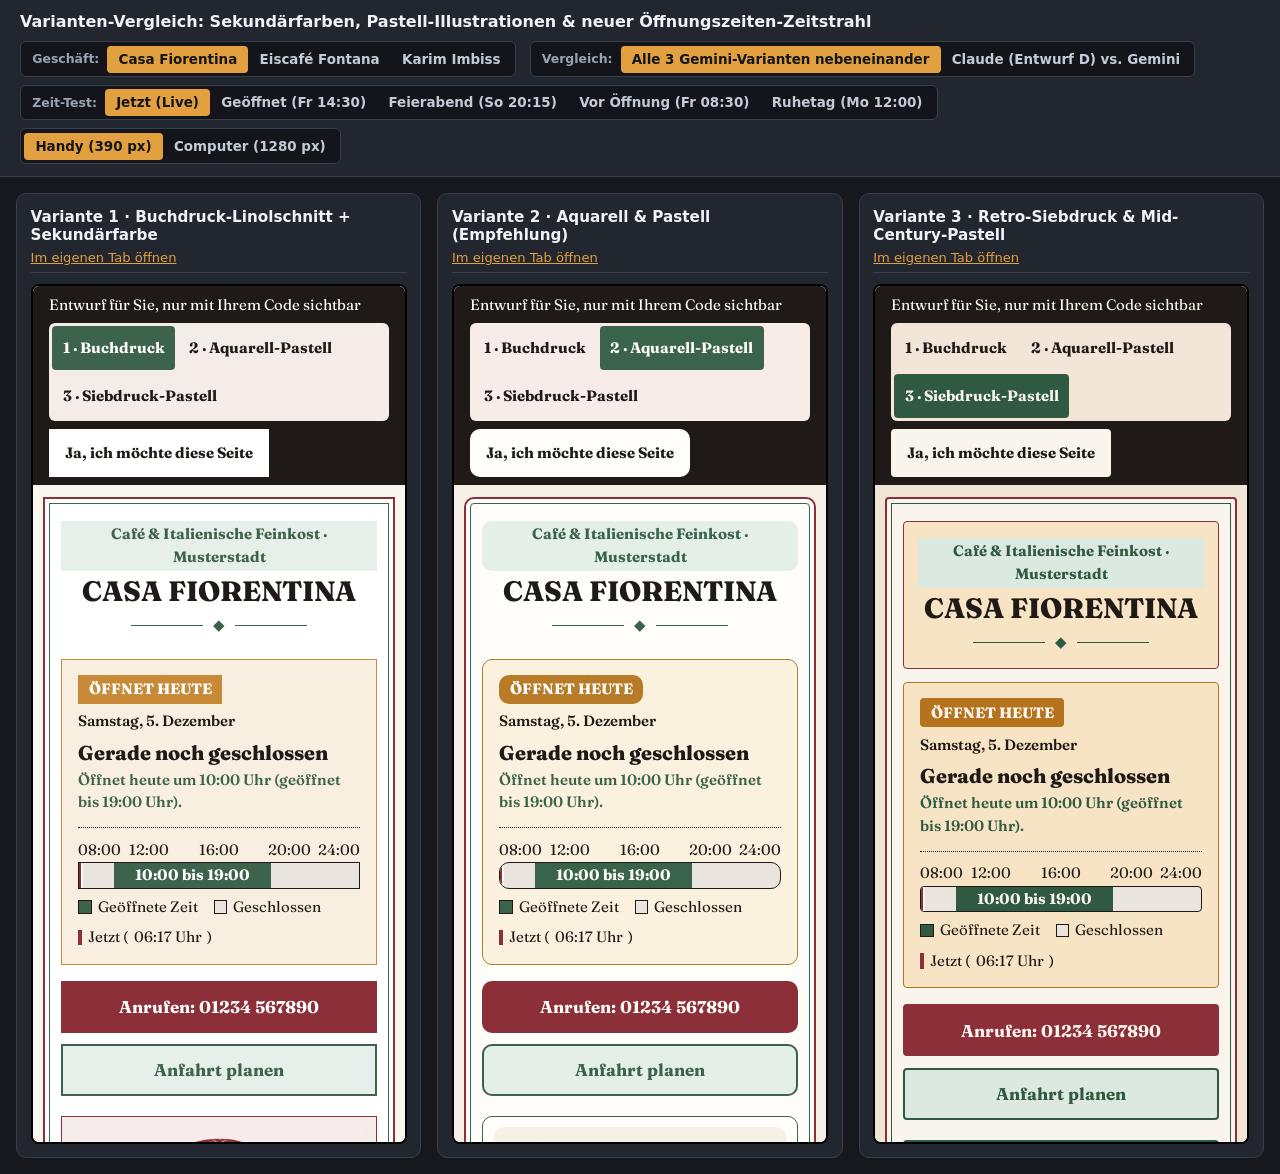
<file: index.html>
<!doctype html>
<html lang="de">
<head>
<meta charset="utf-8">
<meta http-equiv="refresh" content="0; url=Gegenentwurf_Gemini/index.html">
<meta name="viewport" content="width=device-width, initial-scale=1">
<title>Entwurfsvergleich Webseiten-Service</title>
</head>
<body style="font-family:system-ui,sans-serif;padding:2rem;background:#16181d;color:#f0f2f5">
  <p>Weiterleitung zur Vergleichsbühne: <a style="color:#e2a03f" href="Gegenentwurf_Gemini/index.html">Gegenentwurf_Gemini/index.html öffnen</a></p>
</body>
</html>
</file>
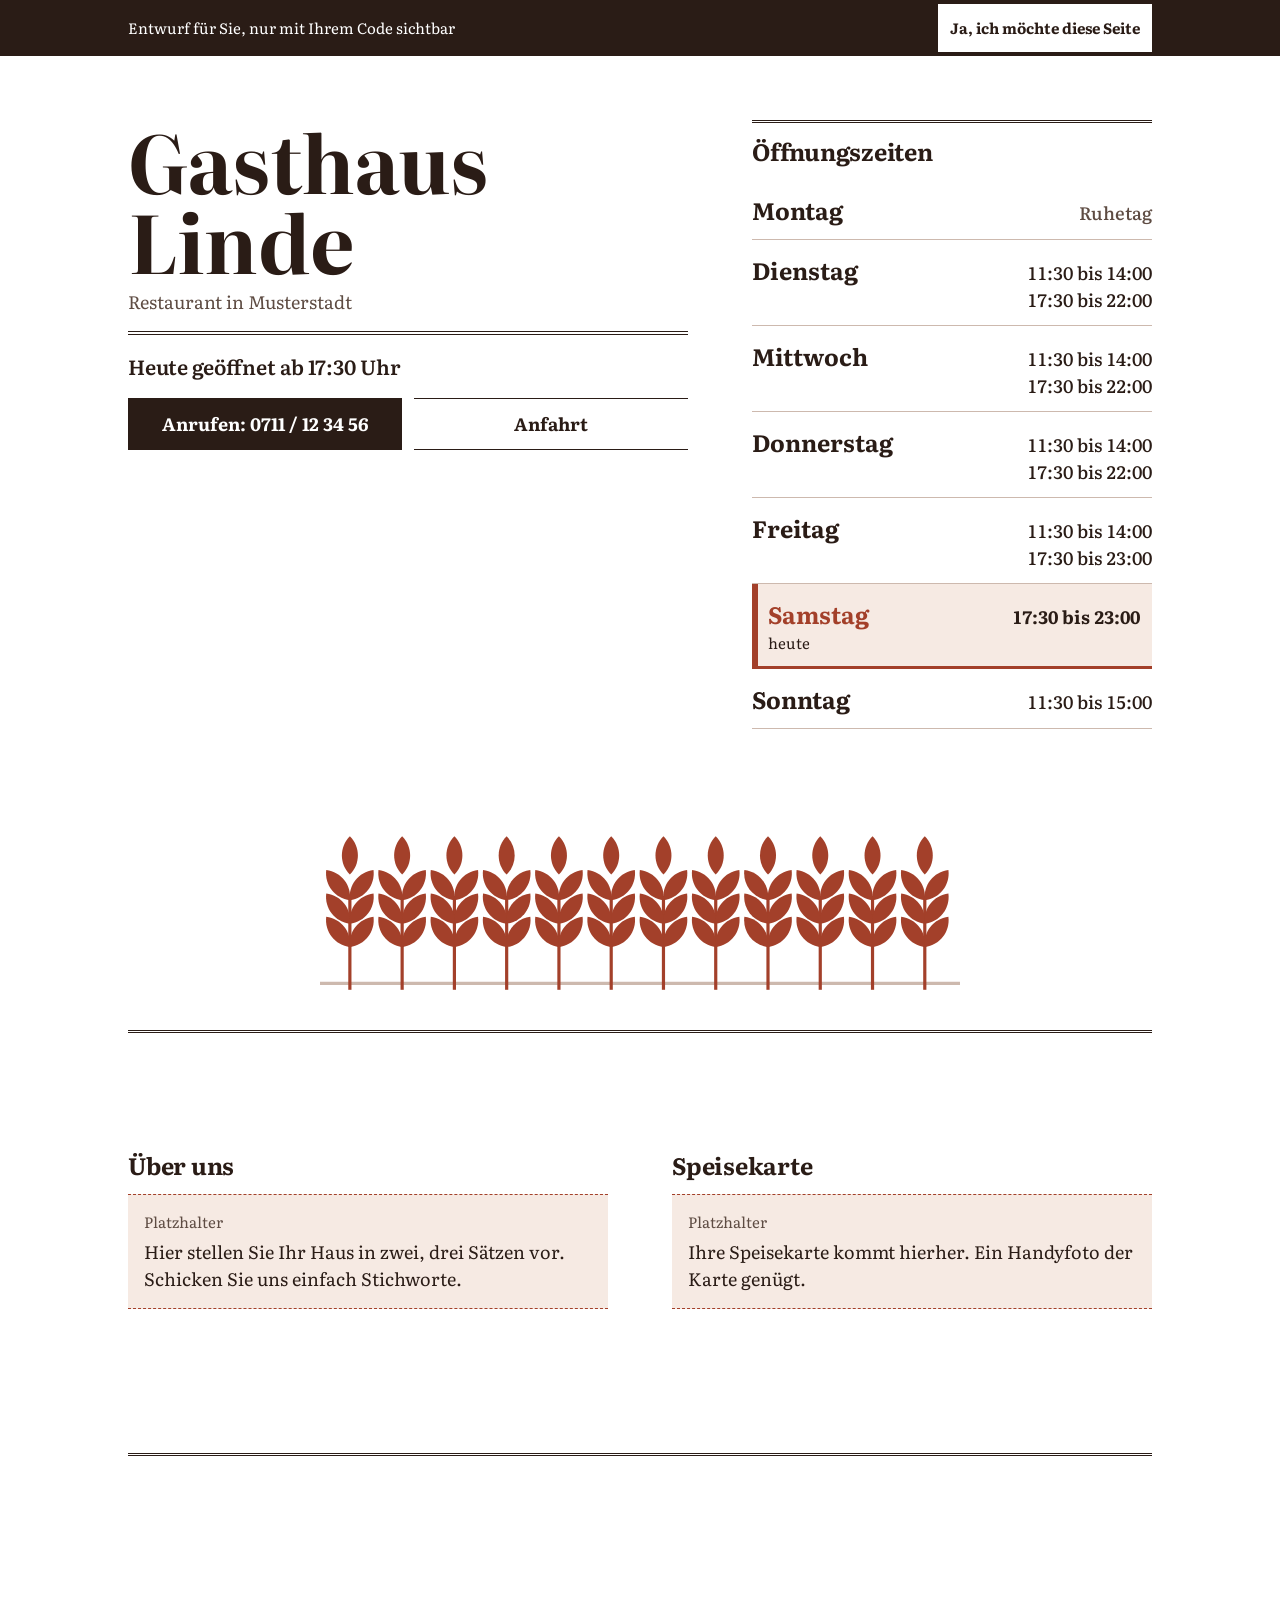
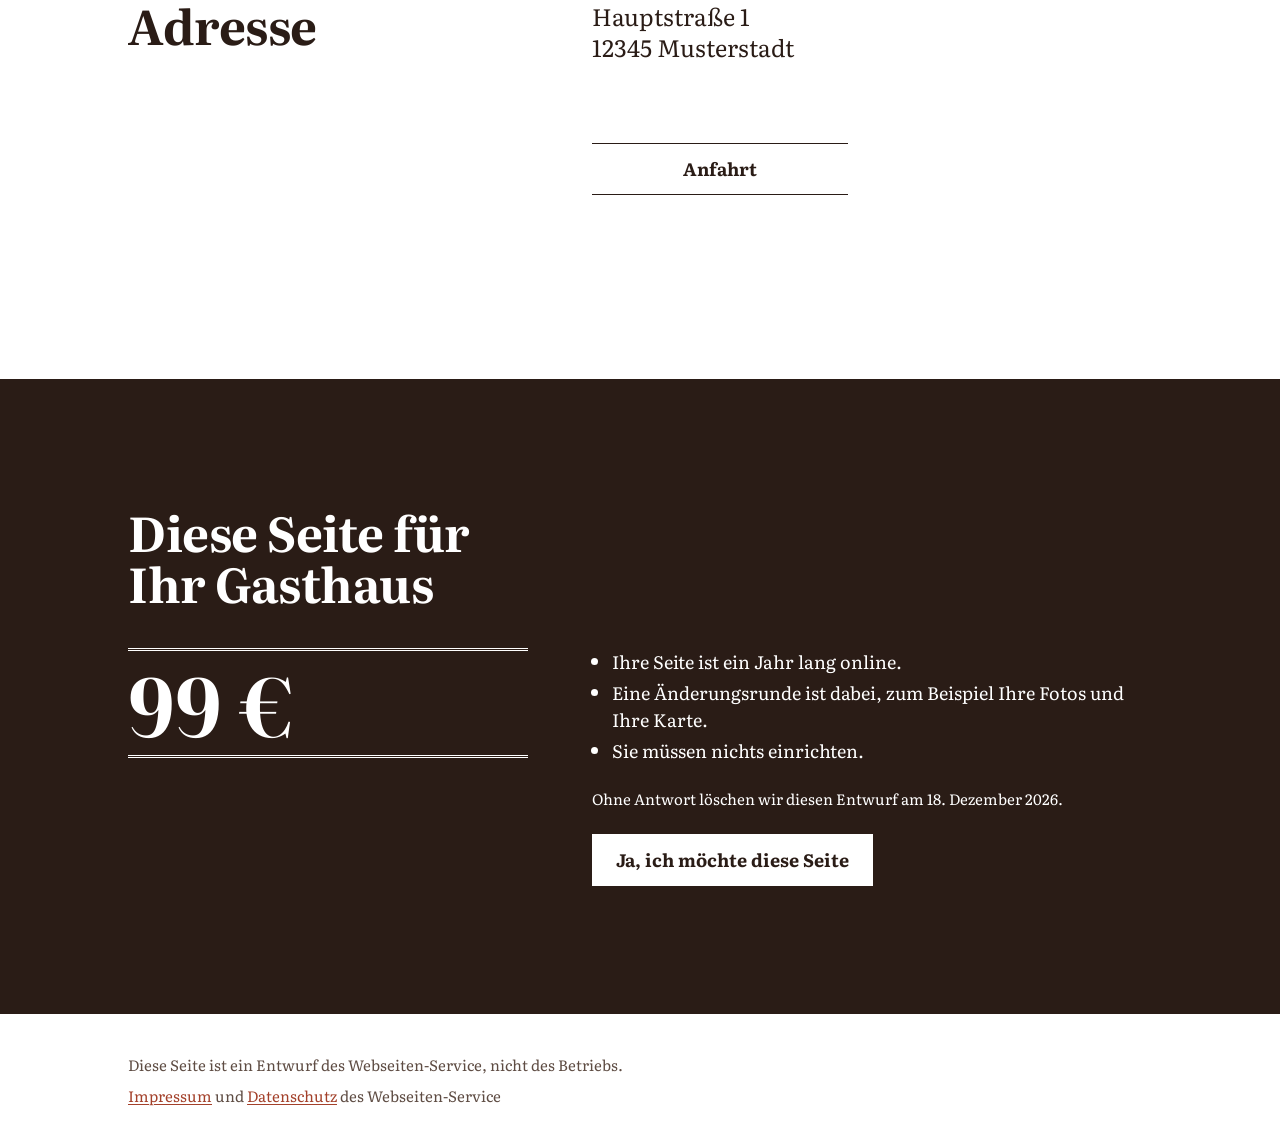
<file: A_hallmark/index.html>
<!doctype html>
<!-- Herleitung (Gasthaus Linde, erfundene Daten): Aushang, weil ein Gasthaus seine Zeiten an die Tür hängt · Ähren, weil Gasthausküche (Brot, Bier); aus der Art des Hauses, nicht aus dem Namen · ziegel, warm wie Backstein und Wirtshaus · Literata, Aushang und Zeitung. -->
<html lang="de">
<head>
<meta charset="utf-8">
<meta name="viewport" content="width=device-width, initial-scale=1">
<meta name="robots" content="noindex, nofollow">
<meta name="description" content="Entwurf einer Webseite für Gasthaus Linde in Musterstadt: Öffnungszeiten, Telefon und Anfahrt.">
<title>Gasthaus Linde, Musterstadt (Entwurf)</title>
<link rel="stylesheet" href="style.css">
</head>
<body>

<div class="band" role="region" aria-label="Hinweis zum Entwurf">
  <div class="wrap">
    <p>Entwurf für Sie, nur mit Ihrem Code sichtbar</p>
    <a href="mailto:kontakt@example.org?subject=Ja%2C%20ich%20m%C3%B6chte%20diese%20Seite%20(Code%20K7MP3XRT)">Ja, ich möchte diese Seite</a>
  </div>
</div>

<main class="wrap">
  <div class="aushang">
  <div class="aushang__kopf">
  <header class="kopf">
    <h1>Gasthaus Linde</h1>
    <p class="ort">Restaurant in Musterstadt</p>
  </header>
  <hr class="rule--double">
  <p class="jetzt" id="jetzt" hidden></p>

  <div class="knoepfe">
    <a class="btn btn--primary" href="tel:+49711123456">Anrufen: 0711 / 12 34 56</a>
    <a class="btn btn--secondary" href="https://maps.google.com/?cid=0">Anfahrt</a>
  </div>
  </div>

  <section class="zeiten" aria-labelledby="h-zeiten">
    <h2 id="h-zeiten">Öffnungszeiten</h2>
    <table class="woche">
      <tbody>
        <tr data-tag="1"><th scope="row">Montag</th><td class="zu">Ruhetag</td></tr>
        <tr data-tag="2"><th scope="row">Dienstag</th><td>11:30 bis 14:00<br>17:30 bis 22:00</td></tr>
        <tr data-tag="3"><th scope="row">Mittwoch</th><td>11:30 bis 14:00<br>17:30 bis 22:00</td></tr>
        <tr data-tag="4"><th scope="row">Donnerstag</th><td>11:30 bis 14:00<br>17:30 bis 22:00</td></tr>
        <tr data-tag="5"><th scope="row">Freitag</th><td>11:30 bis 14:00<br>17:30 bis 23:00</td></tr>
        <tr data-tag="6"><th scope="row">Samstag</th><td>17:30 bis 23:00</td></tr>
        <tr data-tag="0"><th scope="row">Sonntag</th><td>11:30 bis 15:00</td></tr>
      </tbody>
    </table>
  </section>
  </div>

  <section class="bild" aria-label="Bild">
    <div class="muster" aria-hidden="true">
      <svg viewBox="0 0 300 66" focusable="false"><defs><path id="korn" d="M0 0 C5 -5 5 -13 0 -18 C-5 -13 -5 -5 0 0Z"/><g id="aehre"><path class="l1" d="M0 4 V-40" fill="none" stroke-width="1.5"/><use href="#korn" transform="translate(0 -16) rotate(-38)"/><use href="#korn" transform="translate(0 -16) rotate(38)"/><use href="#korn" transform="translate(0 -27) rotate(-38)"/><use href="#korn" transform="translate(0 -27) rotate(38)"/><use href="#korn" transform="translate(0 -38) rotate(-38)"/><use href="#korn" transform="translate(0 -38) rotate(38)"/><use href="#korn" transform="translate(0 -50)"/></g></defs><path class="l2" d="M0 63 H300" fill="none" stroke-width="1.5"/><use href="#aehre" x="14.0" y="62"/><use href="#aehre" x="38.5" y="62"/><use href="#aehre" x="63.0" y="62"/><use href="#aehre" x="87.5" y="62"/><use href="#aehre" x="112.0" y="62"/><use href="#aehre" x="136.5" y="62"/><use href="#aehre" x="161.0" y="62"/><use href="#aehre" x="185.5" y="62"/><use href="#aehre" x="210.0" y="62"/><use href="#aehre" x="234.5" y="62"/><use href="#aehre" x="259.0" y="62"/><use href="#aehre" x="283.5" y="62"/></svg>
    </div>
  </section>

  <div class="platz-paar">
  <section aria-labelledby="h-vor">
    <h2 id="h-vor">Über uns</h2>
    <div class="platzhalter">
      <p class="art">Platzhalter</p>
      <p>Hier stellen Sie Ihr Haus in zwei, drei Sätzen vor. Schicken Sie uns einfach Stichworte.</p>
    </div>
  </section>

  <section aria-labelledby="h-karte">
    <h2 id="h-karte">Speisekarte</h2>
    <div class="platzhalter">
      <p class="art">Platzhalter</p>
      <p>Ihre Speisekarte kommt hierher. Ein Handyfoto der Karte genügt.</p>
    </div>
  </section>
  </div>

  <section class="adresse" aria-labelledby="h-adr">
    <h2 id="h-adr">Adresse</h2>
    <p>Hauptstraße 1<br>12345 Musterstadt</p>
    <a class="btn btn--secondary" href="https://maps.google.com/?cid=0">Anfahrt</a>
  </section>
</main>

<section class="angebot" aria-labelledby="h-ang">
  <div class="wrap">
    <h2 id="h-ang">Diese Seite für Ihr Gasthaus</h2>
    <p class="preis">99 €</p>
    <ul>
      <li>Ihre Seite ist ein Jahr lang online.</li>
      <li>Eine Änderungsrunde ist dabei, zum Beispiel Ihre Fotos und Ihre Karte.</li>
      <li>Sie müssen nichts einrichten.</li>
    </ul>
    <p class="loesch">Ohne Antwort löschen wir diesen Entwurf am 18. Dezember 2026.</p>
    <a class="btn btn--primary" href="mailto:kontakt@example.org?subject=Ja%2C%20ich%20m%C3%B6chte%20diese%20Seite%20(Code%20K7MP3XRT)">Ja, ich möchte diese Seite</a>
  </div>
</section>

<footer class="fuss">
  <div class="wrap">
    <p>Diese Seite ist ein Entwurf des Webseiten-Service, nicht des Betriebs.</p>
    <p><a href="#">Impressum</a> und <a href="#">Datenschutz</a> des Webseiten-Service</p>
  </div>
</footer>

<script>
(function () {
  var z = {1: [], 2: [["11:30","14:00"],["17:30","22:00"]], 3: [["11:30","14:00"],["17:30","22:00"]], 4: [["11:30","14:00"],["17:30","22:00"]], 5: [["11:30","14:00"],["17:30","23:00"]], 6: [["17:30","23:00"]], 0: [["11:30","15:00"]]};
  var d = new Date(), t = d.getDay(), m = d.getHours() * 60 + d.getMinutes();
  function min(s) { var p = s.split(":"); return +p[0] * 60 + +p[1]; }
  var heute = z[t], txt;
  if (!heute.length) { txt = "Heute Ruhetag"; }
  else {
    var offen = heute.filter(function (f) { return m >= min(f[0]) && m < min(f[1]); })[0];
    var naechst = heute.filter(function (f) { return m < min(f[0]); })[0];
    if (offen) txt = "Jetzt geöffnet bis " + offen[1] + " Uhr";
    else if (naechst) txt = "Heute geöffnet ab " + naechst[0] + " Uhr";
    else txt = "Heute schon geschlossen";
  }
  var el = document.getElementById("jetzt"); el.textContent = txt; el.hidden = false;
  var row = document.querySelector('.woche tr[data-tag="' + t + '"]'); if (row) { row.className = "heute"; row.querySelector("th").insertAdjacentHTML("beforeend", ' <span class="heute__marke">heute</span>'); }
})();
</script>
</body>
</html>
</file>
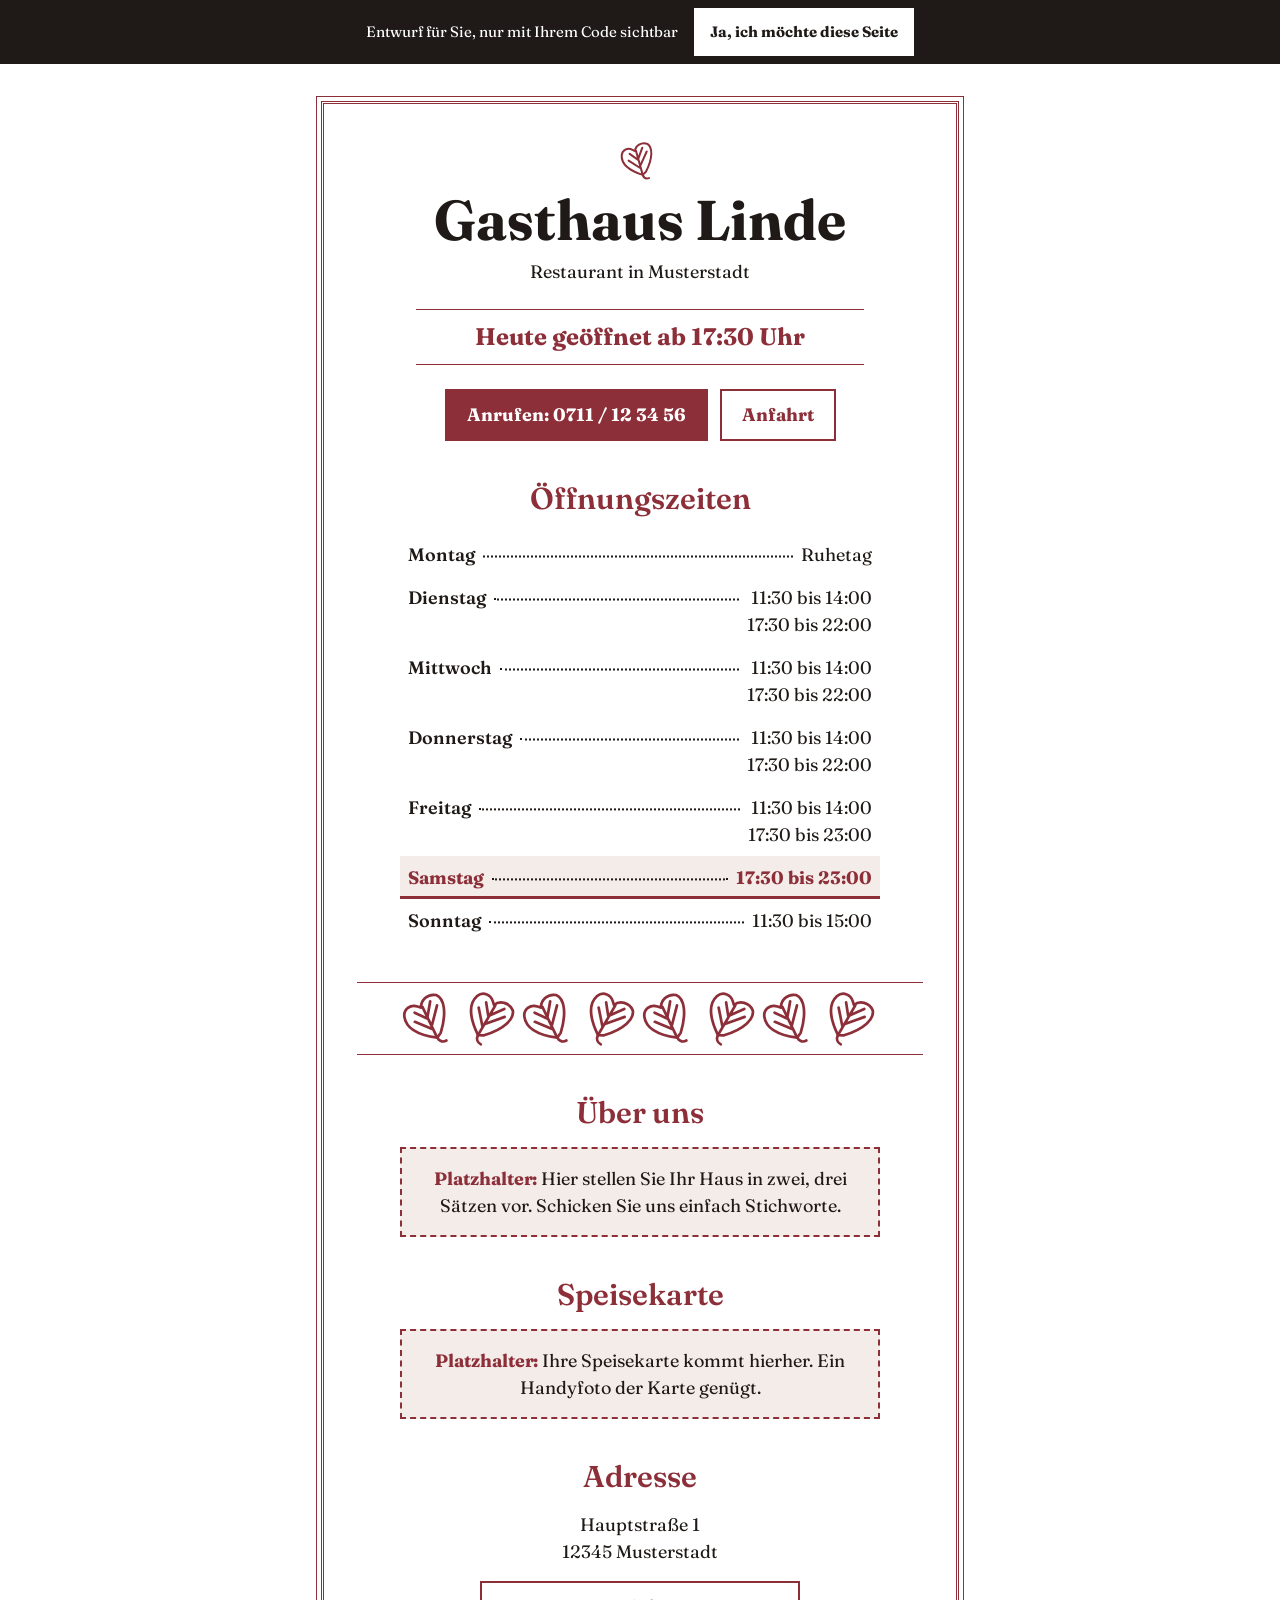
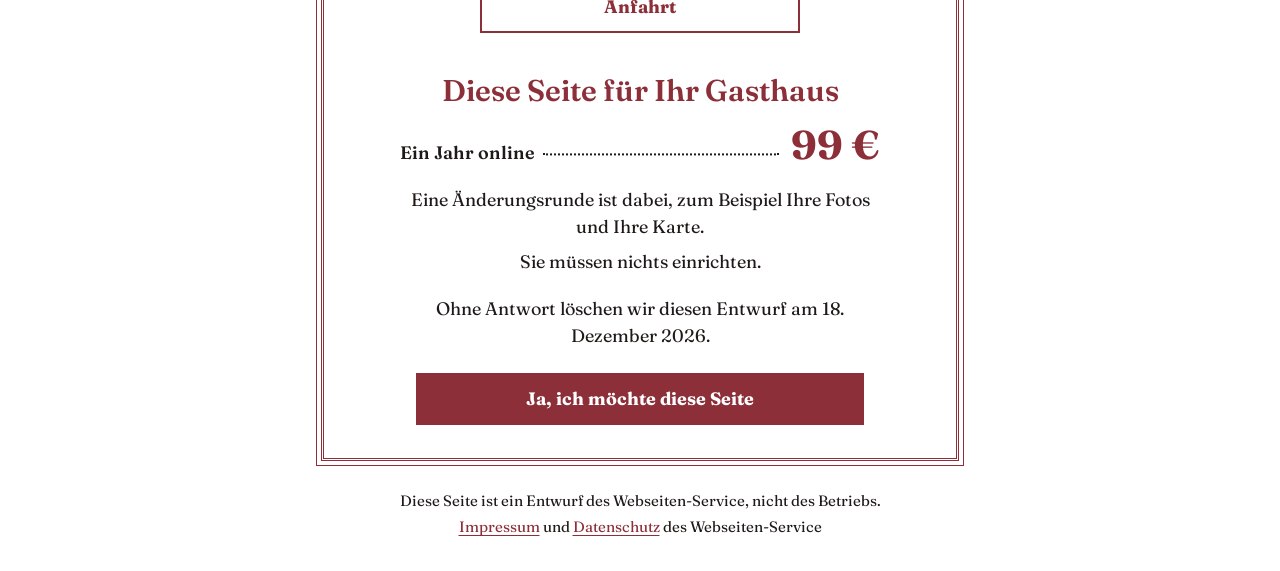
<file: B_impeccable/index.html>
<!doctype html>
<!-- Herleitung (Gasthaus Linde, erfundene Daten): Speisekarte, weil ein Restaurant seine Karte zeigt · Lindenblätter, weil der Name Linde · weinrot, Wein und Tafelkultur · Fraunces, gedruckte Speisekarte. -->
<html lang="de">
<head>
<meta charset="utf-8">
<meta name="viewport" content="width=device-width, initial-scale=1">
<meta name="robots" content="noindex, nofollow">
<meta name="description" content="Entwurf einer Webseite für Gasthaus Linde in Musterstadt: Öffnungszeiten, Telefon und Anfahrt.">
<title>Gasthaus Linde, Musterstadt (Entwurf)</title>
<link rel="stylesheet" href="style.css">
</head>
<body>

<div class="band" role="region" aria-label="Hinweis zum Entwurf">
  <p>Entwurf für Sie, nur mit Ihrem Code sichtbar</p>
  <a href="mailto:kontakt@example.org?subject=Ja%2C%20ich%20m%C3%B6chte%20diese%20Seite%20(Code%20K7MP3XRT)">Ja, ich möchte diese Seite</a>
</div>

<main class="karte">
  <div class="blatt">

    <header class="kopf">
      <svg class="blatt-zeichen" viewBox="0 0 44 46" width="44" height="46" aria-hidden="true" focusable="false"><defs><g id="blatt" fill="none" stroke="currentColor" stroke-width="2" stroke-linecap="round" stroke-linejoin="round"><path d="M20 38 C9 30 3 21 6 13 C8 8 14 7 18 11 C19 12 20 13 20 13 C22 8 29 6 34 10 C38 15 35 25 24 36 Z"/><path d="M20 38 L21 13 M20 31 L11 20 M21 28 L31 17 M20 22 L14 14 M21 21 L28 12"/><path d="M20 38 C20 41 22 43 25 43"/></g></defs><use href="#blatt" transform="rotate(-18 22 23)"/></svg>
      <h1>Gasthaus Linde</h1>
      <p class="ort">Restaurant in Musterstadt</p>
    </header>

    <p class="jetzt" id="jetzt" hidden></p>

    <div class="knoepfe">
      <a class="btn btn--primary" href="tel:+49711123456">Anrufen: 0711 / 12 34 56</a>
      <a class="btn btn--secondary" href="https://maps.google.com/?cid=0">Anfahrt</a>
    </div>

    <section class="zeiten" aria-labelledby="h-zeiten">
      <h2 id="h-zeiten">Öffnungszeiten</h2>
      <dl class="woche">
        <div data-tag="1"><dt>Montag</dt><dd class="zu">Ruhetag</dd></div>
        <div data-tag="2"><dt>Dienstag</dt><dd>11:30 bis 14:00<br>17:30 bis 22:00</dd></div>
        <div data-tag="3"><dt>Mittwoch</dt><dd>11:30 bis 14:00<br>17:30 bis 22:00</dd></div>
        <div data-tag="4"><dt>Donnerstag</dt><dd>11:30 bis 14:00<br>17:30 bis 22:00</dd></div>
        <div data-tag="5"><dt>Freitag</dt><dd>11:30 bis 14:00<br>17:30 bis 23:00</dd></div>
        <div data-tag="6"><dt>Samstag</dt><dd>17:30 bis 23:00</dd></div>
        <div data-tag="0"><dt>Sonntag</dt><dd>11:30 bis 15:00</dd></div>
      </dl>
    </section>

    <div class="muster" aria-hidden="true"><svg viewBox="0 0 352 46" focusable="false"><use href="#blatt" transform="translate(0 0) rotate(-28 22 23)"/><use href="#blatt" transform="translate(44 0) rotate(28 22 23)"/><use href="#blatt" transform="translate(88 0) rotate(-28 22 23)"/><use href="#blatt" transform="translate(132 0) rotate(28 22 23)"/><use href="#blatt" transform="translate(176 0) rotate(-28 22 23)"/><use href="#blatt" transform="translate(220 0) rotate(28 22 23)"/><use href="#blatt" transform="translate(264 0) rotate(-28 22 23)"/><use href="#blatt" transform="translate(308 0) rotate(28 22 23)"/></svg></div>

    <section class="platz" aria-labelledby="h-vor">
      <h2 id="h-vor">Über uns</h2>
      <div class="platzhalter">
        <p><strong class="art">Platzhalter:</strong> Hier stellen Sie Ihr Haus in zwei, drei Sätzen vor. Schicken Sie uns einfach Stichworte.</p>
      </div>
    </section>

    <section class="platz" aria-labelledby="h-karte">
      <h2 id="h-karte">Speisekarte</h2>
      <div class="platzhalter">
        <p><strong class="art">Platzhalter:</strong> Ihre Speisekarte kommt hierher. Ein Handyfoto der Karte genügt.</p>
      </div>
    </section>

    <section class="adresse" aria-labelledby="h-adr">
      <h2 id="h-adr">Adresse</h2>
      <p>Hauptstraße 1<br>12345 Musterstadt</p>
      <a class="btn btn--secondary" href="https://maps.google.com/?cid=0">Anfahrt</a>
    </section>

    <section class="angebot" aria-labelledby="h-ang">
      <h2 id="h-ang">Diese Seite für Ihr Gasthaus</h2>
      <p class="preiszeile"><span>Ein Jahr online</span><span class="preis">99 €</span></p>
      <ul>
        <li>Eine Änderungsrunde ist dabei, zum Beispiel Ihre Fotos und Ihre Karte.</li>
        <li>Sie müssen nichts einrichten.</li>
      </ul>
      <p class="loesch">Ohne Antwort löschen wir diesen Entwurf am 18. Dezember 2026.</p>
      <a class="btn btn--primary" href="mailto:kontakt@example.org?subject=Ja%2C%20ich%20m%C3%B6chte%20diese%20Seite%20(Code%20K7MP3XRT)">Ja, ich möchte diese Seite</a>
    </section>

  </div>
</main>

<footer class="fuss">
  <p>Diese Seite ist ein Entwurf des Webseiten-Service, nicht des Betriebs.</p>
  <p><a href="#">Impressum</a> und <a href="#">Datenschutz</a> des Webseiten-Service</p>
</footer>

<script>
(function () {
  var z = {1: [], 2: [["11:30","14:00"],["17:30","22:00"]], 3: [["11:30","14:00"],["17:30","22:00"]], 4: [["11:30","14:00"],["17:30","22:00"]], 5: [["11:30","14:00"],["17:30","23:00"]], 6: [["17:30","23:00"]], 0: [["11:30","15:00"]]};
  var d = new Date(), t = d.getDay(), m = d.getHours() * 60 + d.getMinutes();
  function min(s) { var p = s.split(":"); return +p[0] * 60 + +p[1]; }
  var heute = z[t], txt;
  if (!heute.length) { txt = "Heute Ruhetag"; }
  else {
    var offen = heute.filter(function (f) { return m >= min(f[0]) && m < min(f[1]); })[0];
    var naechst = heute.filter(function (f) { return m < min(f[0]); })[0];
    if (offen) txt = "Jetzt geöffnet bis " + offen[1] + " Uhr";
    else if (naechst) txt = "Heute geöffnet ab " + naechst[0] + " Uhr";
    else txt = "Heute schon geschlossen";
  }
  var el = document.getElementById("jetzt"); el.textContent = txt; el.hidden = false;
  var row = document.querySelector('.woche div[data-tag="' + t + '"]');
  if (row) { row.className = "heute"; row.setAttribute("aria-current", "date"); }
})();
</script>
</body>
</html>
</file>
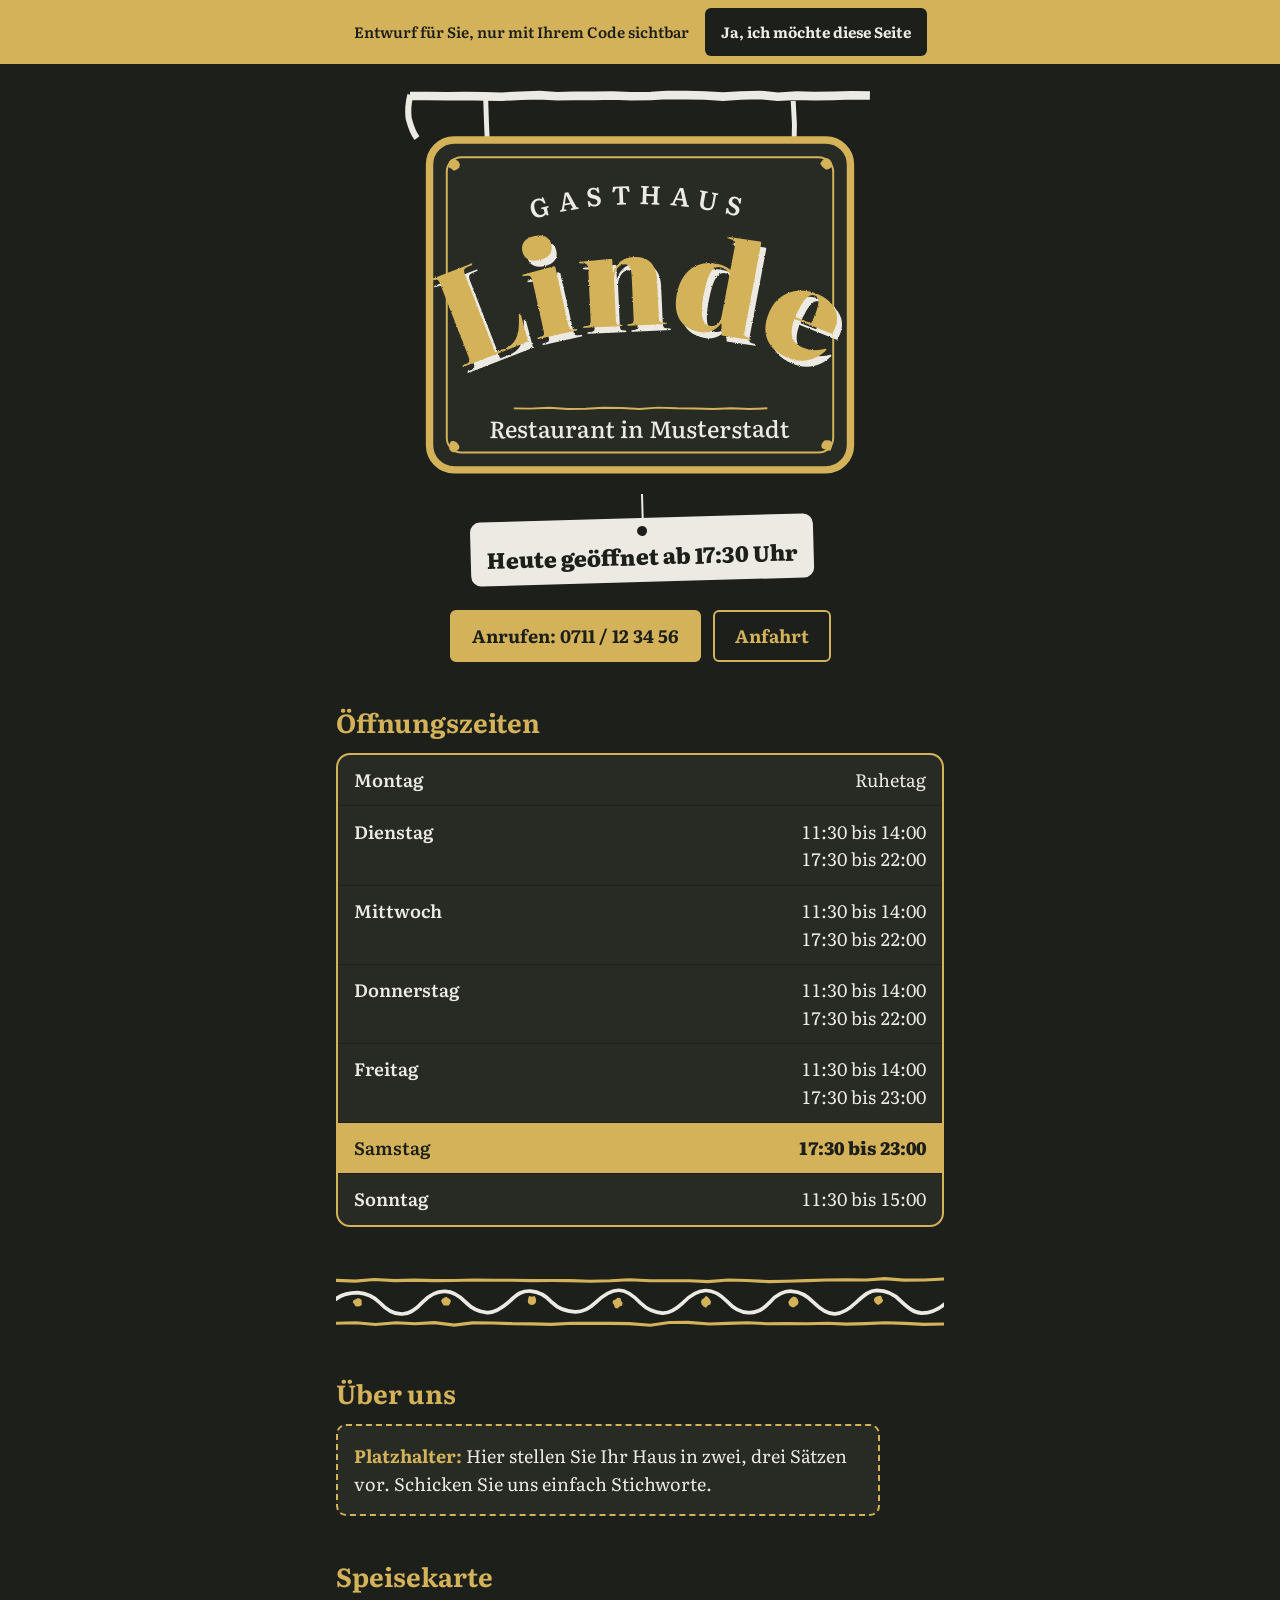
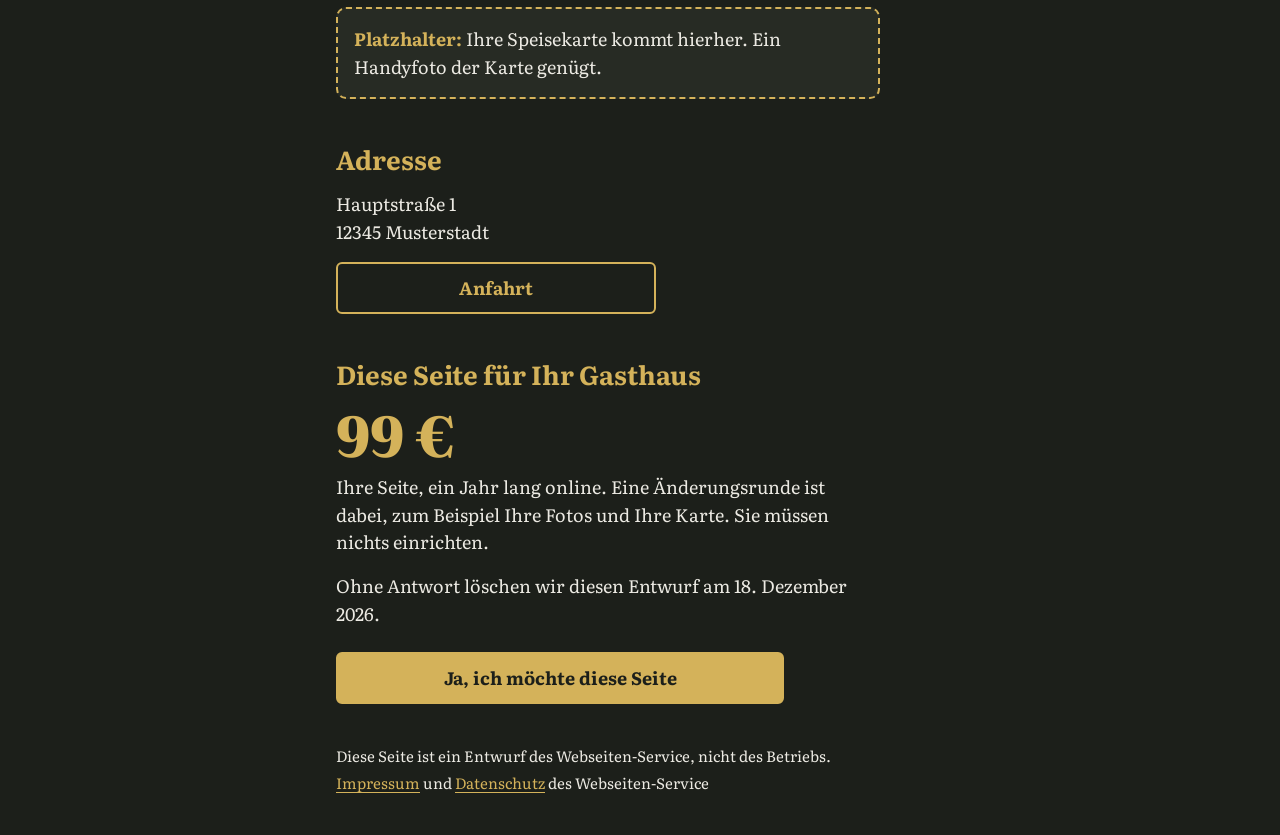
<file: C_antialgorithm/index.html>
<!doctype html>
<!-- Herleitung (Gasthaus Linde, erfundene Daten): Wirtshausschild, weil ein Gasthaus ein Schild mit Namen hat · Gold auf oliv_nacht, weil nur abends und mittags geöffnet und Schildschrift in Gold · Wendeschild, weil die Tür offen oder zu ist · Wellen und Punkte nicht aus Daten hergeleitet, Schmuckband des Schildes (schwach). -->
<html lang="de">
<head>
<meta charset="utf-8">
<meta name="viewport" content="width=device-width, initial-scale=1">
<meta name="robots" content="noindex, nofollow">
<meta name="description" content="Entwurf einer Webseite für Gasthaus Linde in Musterstadt: Öffnungszeiten, Telefon und Anfahrt.">
<title>Gasthaus Linde, Musterstadt (Entwurf)</title>
<link rel="stylesheet" href="style.css">
</head>
<body>

<div class="band" role="region" aria-label="Hinweis zum Entwurf">
  <p>Entwurf für Sie, nur mit Ihrem Code sichtbar</p>
  <a href="mailto:kontakt@example.org?subject=Ja%2C%20ich%20m%C3%B6chte%20diese%20Seite%20(Code%20K7MP3XRT)">Ja, ich möchte diese Seite</a>
</div>

<main>
  <header class="kopf">
    <h1 class="schild"><svg role="img" aria-label="Gasthaus Linde, Restaurant in Musterstadt" focusable="false" xmlns="http://www.w3.org/2000/svg" viewBox="0 0 390 340">
<defs>
<path id="bogenOben" d="M 62 132 Q 195 76 328 132" />
<path id="bogenName" d="M 34 246 Q 195 160 356 246" />
<filter id="rough-edge" x="-5%" y="-5%" width="110%" height="110%"><feTurbulence type="fractalNoise" baseFrequency="0.9" numOctaves="2" seed="3909" result="n" /><feDisplacementMap in="SourceGraphic" in2="n" scale="1.77" xChannelSelector="R" yChannelSelector="G" /></filter></defs>
<path d="M8.14,16.3 L22.9,16.21 L38.44,16.41 L53.16,16.26 L68.21,16.56 L82.41,16.86 L98.41,16.02 L113.32,15.52 L127.63,16.4 L141.5,16.13 L157.74,16.18 L172.58,15.84 L187.42,16.5 L203.88,16.21 L216.67,15.47 L232.5,15.5 L247.8,15.9 L262.36,16.78 L277.03,15.88 L292.44,15.41 L307.03,16.9 L322.46,15.91 L336.61,16.32 L352.02,16.12 L367,15.66 L381.82,15.86" stroke="#ECEAE3" stroke-width="7" fill="none" />
<path d="M8.44,15.18 C6.8,21.56 6.3,28.28 6.98,34.12 C8.37,39.47 9.76,45.21 13.79,50.47" stroke="#ECEAE3" stroke-width="5" fill="none" />
<path d="M69.65,19.44 L70.29,38.6 L71.16,58.14 M319.49,20.29 L320.49,39.34 L320.12,58.01" stroke="#ECEAE3" stroke-width="4" fill="none" />
<rect x="24" y="52" width="342" height="268" rx="20" fill="#272B24" stroke="#D4B25A" stroke-width="6" />
<rect x="38" y="66" width="314" height="240" rx="12" fill="none" stroke="#D4B25A" stroke-width="1.6" />
<path fill="#D4B25A" d="M48.83,72 L48.48,74.59 L46.41,76.18 L44,77.2 L41.92,75.6 L39.76,74.45 L39.53,72 L40.13,69.76 L41.73,68.07 L44,67.33 L46.02,68.5 L47.83,69.79Z" transform="translate(-0.22,-0.22)" /><path fill="#D4B25A" d="M350.69,72 L350.52,74.61 L348.38,76.13 L346,76.91 L343.91,75.62 L342.35,74.11 L341,72 L342.39,69.92 L343.86,68.3 L346,67.53 L348.14,68.29 L349.65,69.89Z" transform="translate(0.43,-0.82)" /><path fill="#D4B25A" d="M48.51,300 L47.88,302.24 L45.95,303.38 L44,304.73 L41.77,303.86 L40.26,302.16 L40,300 L40.43,297.94 L41.5,295.67 L44,295.47 L46.11,296.34 L47.55,297.95Z" transform="translate(-0.18,1.2)" /><path fill="#D4B25A" d="M350.19,300 L349.71,302.14 L348.63,304.56 L346,304.31 L344.06,303.36 L341.73,302.46 L341.25,300 L342.29,297.86 L343.79,296.16 L346,295.98 L348.18,296.22 L349.97,297.71Z" transform="translate(1.05,-0.09)" /><text font-family="Literata, Georgia, serif" font-size="21" font-weight="600" letter-spacing="7" fill="#ECEAE3"><textPath href="#bogenOben" startOffset="50%" text-anchor="middle">GASTHAUS</textPath></text>
<text font-family="Literata, Georgia, serif" font-size="104" font-weight="800" fill="#ECEAE3" transform="translate(4 5)" filter="url(#rough-edge)"><textPath href="#bogenName" startOffset="50%" text-anchor="middle">Linde</textPath></text>
<text font-family="Literata, Georgia, serif" font-size="104" font-weight="800" fill="#D4B25A" filter="url(#rough-edge)"><textPath href="#bogenName" startOffset="50%" text-anchor="middle">Linde</textPath></text>
<path d="M92.46,270.05 L105.75,270.27 L121.36,269.58 L136.44,270.56 L151.11,270.33 L165.1,269.51 L180.09,269.74 L194.62,270.52 L209.5,269.45 L225.1,270.01 L239.88,270.13 L254.28,270.59 L269.37,269.96 L283.78,270.55 L298.49,270" stroke="#D4B25A" stroke-width="1.6" fill="none" />
<text x="195" y="294" text-anchor="middle" font-family="Literata, Georgia, serif" font-size="19" font-weight="500" fill="#ECEAE3" rotate="1.54 -0.63 -0.78 -1.9 -0.9 0.22 -0.63 -1.57 0.65 1.15 -0.15 1.37 -0.9 -2.44 0.25 0.61 1.62 -0.41 -0.05 0.83 2.83 -0.59 0.35 -0.78 -2.14" dy="0.43 -0.3 0.06 -0.33 0.15 -0.05 -0.09 0.31 0.13 -0.36 0.39 -0.31 -0.13 -0.19 0.51 0.05 -0.45 -0.16 0.71 -0.32 -0.03 -0.09 -0.22 0.06 0.22">Restaurant in Musterstadt</text>
</svg></h1>
    <p class="wende" id="jetzt">Heute: Zeiten siehe unten</p>
    <div class="knoepfe">
      <a class="btn btn--primary" href="tel:+49711123456">Anrufen: 0711 / 12 34 56</a>
      <a class="btn btn--secondary" href="https://maps.google.com/?cid=0">Anfahrt</a>
    </div>
  </header>

  <section class="zeiten" aria-labelledby="h-zeiten">
    <h2 id="h-zeiten">Öffnungszeiten</h2>
    <dl class="woche">
      <div data-tag="1"><dt>Montag</dt><dd>Ruhetag</dd></div>
      <div data-tag="2"><dt>Dienstag</dt><dd>11:30 bis 14:00<br>17:30 bis 22:00</dd></div>
      <div data-tag="3"><dt>Mittwoch</dt><dd>11:30 bis 14:00<br>17:30 bis 22:00</dd></div>
      <div data-tag="4"><dt>Donnerstag</dt><dd>11:30 bis 14:00<br>17:30 bis 22:00</dd></div>
      <div data-tag="5"><dt>Freitag</dt><dd>11:30 bis 14:00<br>17:30 bis 23:00</dd></div>
      <div data-tag="6"><dt>Samstag</dt><dd>17:30 bis 23:00</dd></div>
      <div data-tag="0"><dt>Sonntag</dt><dd>11:30 bis 15:00</dd></div>
    </dl>
  </section>

  <div class="muster"><svg aria-hidden="true" focusable="false" xmlns="http://www.w3.org/2000/svg" viewBox="0 0 392 40"><path d="M-1.35,6.01 L12.56,6.5 L24.44,5.53 L37.99,6.21 L50.47,5.9 L63.57,6.19 L75.67,6.12 L89.13,5.76 L101.31,5.96 L113.62,6.01 L126.33,6.18 L139.02,6.12 L150.91,6.23 L163.81,6.6 L176.98,6.24 L189.23,5.62 L202.47,6.31 L215.14,6.29 L227.86,6.29 L239.9,6.85 L252.89,5.78 L264.94,6.09 L278.68,6.83 L290.55,6.61 L303.49,6.18 L316.12,5.81 L329.16,5.67 L342.01,5.83 L353.77,4.89 L366.18,5.87 L379.36,5.83 L393.06,5.14" stroke="#D4B25A" stroke-width="2" fill="none" /><path d="M-2,33.79 L12.88,33.39 L25.31,34.46 L38.77,33.39 L50.96,33.98 L63.48,33.28 L76.18,34.91 L87.95,33.45 L101.15,33.53 L113.46,33.96 L126.12,34.12 L138.79,34.42 L151.9,33.73 L165.16,33.79 L177.38,33.76 L189.01,33.91 L202.73,34.98 L214.77,33.25 L226.8,33.15 L240.8,34.14 L252.37,33.79 L265.8,33.38 L277.97,33.97 L290.63,33.81 L304.1,34.02 L316.82,33.69 L329.12,34.23 L341.35,33.93 L354.15,33.41 L366.78,33.76 L379.08,34.42 L393.11,34.15" stroke="#D4B25A" stroke-width="2" fill="none" /><path d="M-1.76,19.51 C3.06,14.63 9.14,14.02 14.08,13.97 C18.96,14.33 23.14,15.51 28.08,20.29 C32.24,24.65 37.22,27.87 41.95,27.69 C46.78,28.08 51.13,25.21 55.57,20.29 C60.19,15.67 65.25,13.08 69.87,13.2 C74.56,12.91 79.27,15.7 83.87,20.4 C88.43,25.16 92.48,26.46 97.42,26.79 C101.98,27.06 107.66,23.42 112.42,19.13 C117.05,14.48 120.42,12.64 125.47,12.93 C129.94,13.17 135.37,15.89 139.45,20.4 C144.09,25.11 149.51,26.08 154.05,26.35 C158.35,26.55 162.78,24.8 167.5,20.26 C172.22,15.75 177.44,12.49 182.23,12.41 C187.27,12.32 191.6,15.65 196.33,20.63 C200.92,25.15 205.75,26.77 210.4,27.12 C214.87,27.33 218.69,25.14 223.69,20.5 C228.52,15.43 233.34,12.78 238.21,12.58 C242.96,12.45 247.16,14.56 252.21,19.64 C256.59,24.44 261.67,26.94 266.41,26.76 C271.17,26.97 275.35,25.01 279.68,20.21 C283.51,15.35 289.44,12.5 294.21,13.1 C298.9,13.35 303.49,15.58 308,20.28 C312.58,24.87 316.93,27.83 321.77,27.66 C326.23,27.48 330.84,24.64 335.67,20.01 C340.4,15.47 343.97,12.54 348.64,12.48 C353.79,12.59 359.28,14.16 363.85,19.11 C368.92,23.88 372.84,27.12 377.79,27.13 C382.69,27.08 388.5,25.05 393.66,20.22" stroke="#ECEAE3" stroke-width="2.4" fill="none" /><path fill="#D4B25A" d="M16.62,20 L16.78,21.61 L15.36,22.36 L14,22.57 L12.6,22.42 L11.98,21.16 L10.94,20 L11.35,18.47 L12.81,17.93 L14,17.29 L15.55,17.32 L16.66,18.47Z" transform="translate(-0.15,0.34)" /><path fill="#D4B25A" d="M73.08,20 L72.51,21.45 L71.67,22.89 L70,22.83 L68.33,22.89 L67.49,21.45 L66.68,20 L67.53,18.58 L68.75,17.84 L70,17.26 L71.08,18.12 L72.33,18.66Z" transform="translate(1.03,-0.65)" /><path fill="#D4B25A" d="M128.76,20 L128.4,21.39 L127.43,22.47 L126,22.7 L124.59,22.44 L123.61,21.38 L123.36,20 L123.65,18.64 L124.22,16.91 L126,17.49 L127.75,16.97 L128.57,18.52Z" transform="translate(0.27,-0.81)" /><path fill="#D4B25A" d="M185.27,20 L184.92,21.69 L183.33,22.3 L182,23.56 L180.28,22.98 L179.81,21.26 L178.83,20 L179.08,18.31 L180.68,17.71 L182,16.66 L183.83,16.83 L184.38,18.62Z" transform="translate(-0.51,0.64)" /><path fill="#D4B25A" d="M241.24,20 L240.74,21.58 L239.26,22.18 L238,23.66 L236.35,22.86 L235.21,21.61 L234.76,20 L235.22,18.4 L236.62,17.61 L238,16.07 L239.59,17.24 L240.6,18.5Z" transform="translate(0.6,-0.03)" /><path fill="#D4B25A" d="M297.23,20 L296.62,21.51 L295.38,22.39 L294,23.37 L292.35,22.86 L291.09,21.68 L290.57,20 L291.35,18.47 L292.37,17.18 L294,16.21 L295.75,16.96 L296.77,18.4Z" transform="translate(1.05,0.2)" /><path fill="#D4B25A" d="M353.17,20 L352.36,21.36 L351.23,22.14 L350,22.93 L348.73,22.2 L347.79,21.28 L347.17,20 L347.39,18.49 L348.64,17.64 L350,17.05 L351.73,17.01 L352.37,18.63Z" transform="translate(-0.3,-0.97)" /></svg></div>

  <section aria-labelledby="h-vor">
    <h2 id="h-vor">Über uns</h2>
    <p class="platzhalter"><strong>Platzhalter:</strong> Hier stellen Sie Ihr Haus in zwei, drei Sätzen vor. Schicken Sie uns einfach Stichworte.</p>
  </section>

  <section aria-labelledby="h-karte">
    <h2 id="h-karte">Speisekarte</h2>
    <p class="platzhalter"><strong>Platzhalter:</strong> Ihre Speisekarte kommt hierher. Ein Handyfoto der Karte genügt.</p>
  </section>

  <section aria-labelledby="h-adr">
    <h2 id="h-adr">Adresse</h2>
    <p>Hauptstraße 1<br>12345 Musterstadt</p>
    <a class="btn btn--secondary" href="https://maps.google.com/?cid=0">Anfahrt</a>
  </section>

  <section class="angebot" aria-labelledby="h-ang">
    <h2 id="h-ang">Diese Seite für Ihr Gasthaus</h2>
    <p class="preis">99 €</p>
    <p>Ihre Seite, ein Jahr lang online. Eine Änderungsrunde ist dabei, zum Beispiel Ihre Fotos und Ihre Karte. Sie müssen nichts einrichten.</p>
    <p class="loesch">Ohne Antwort löschen wir diesen Entwurf am 18. Dezember 2026.</p>
    <a class="btn btn--primary" href="mailto:kontakt@example.org?subject=Ja%2C%20ich%20m%C3%B6chte%20diese%20Seite%20(Code%20K7MP3XRT)">Ja, ich möchte diese Seite</a>
  </section>
</main>

<footer class="fuss">
  <p>Diese Seite ist ein Entwurf des Webseiten-Service, nicht des Betriebs.</p>
  <p><a href="#">Impressum</a> und <a href="#">Datenschutz</a> des Webseiten-Service</p>
</footer>

<script>
(function () {
  var z = {1: [], 2: [["11:30","14:00"],["17:30","22:00"]], 3: [["11:30","14:00"],["17:30","22:00"]], 4: [["11:30","14:00"],["17:30","22:00"]], 5: [["11:30","14:00"],["17:30","23:00"]], 6: [["17:30","23:00"]], 0: [["11:30","15:00"]]};
  var d = new Date(), t = d.getDay(), m = d.getHours() * 60 + d.getMinutes();
  function min(s) { var p = s.split(":"); return +p[0] * 60 + +p[1]; }
  var heute = z[t], txt, offen = false;
  if (!heute.length) { txt = "Heute Ruhetag"; }
  else {
    var o = heute.filter(function (f) { return m >= min(f[0]) && m < min(f[1]); })[0];
    var n = heute.filter(function (f) { return m < min(f[0]); })[0];
    if (o) { txt = "Jetzt geöffnet bis " + o[1] + " Uhr"; offen = true; }
    else if (n) { txt = "Heute geöffnet ab " + n[0] + " Uhr"; }
    else { txt = "Heute schon geschlossen"; }
  }
  var el = document.getElementById("jetzt");
  el.textContent = txt;
  el.className = "wende " + (offen ? "wende--auf" : "wende--zu");
  var row = document.querySelector('.woche div[data-tag="' + t + '"]');
  if (row) { row.className = "heute"; row.setAttribute("aria-current", "date"); }
})();
</script>
</body>
</html>
</file>
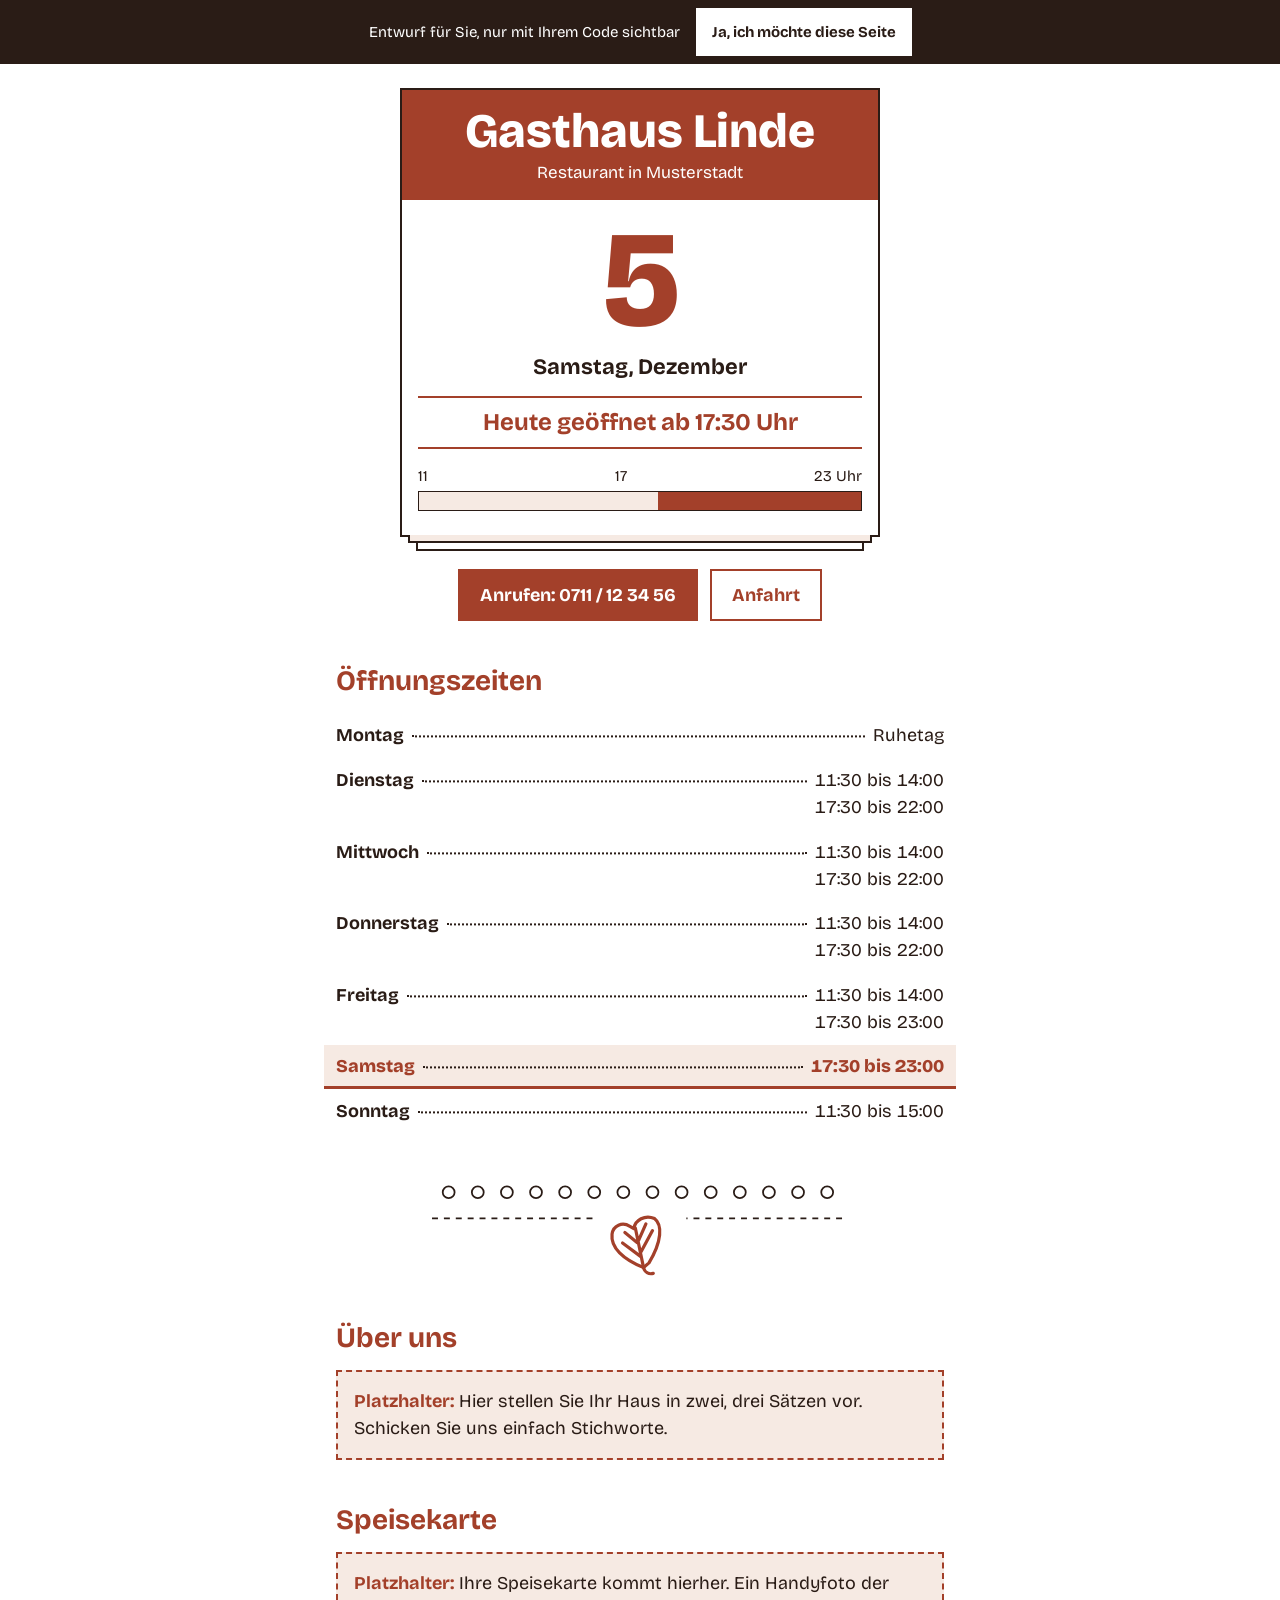
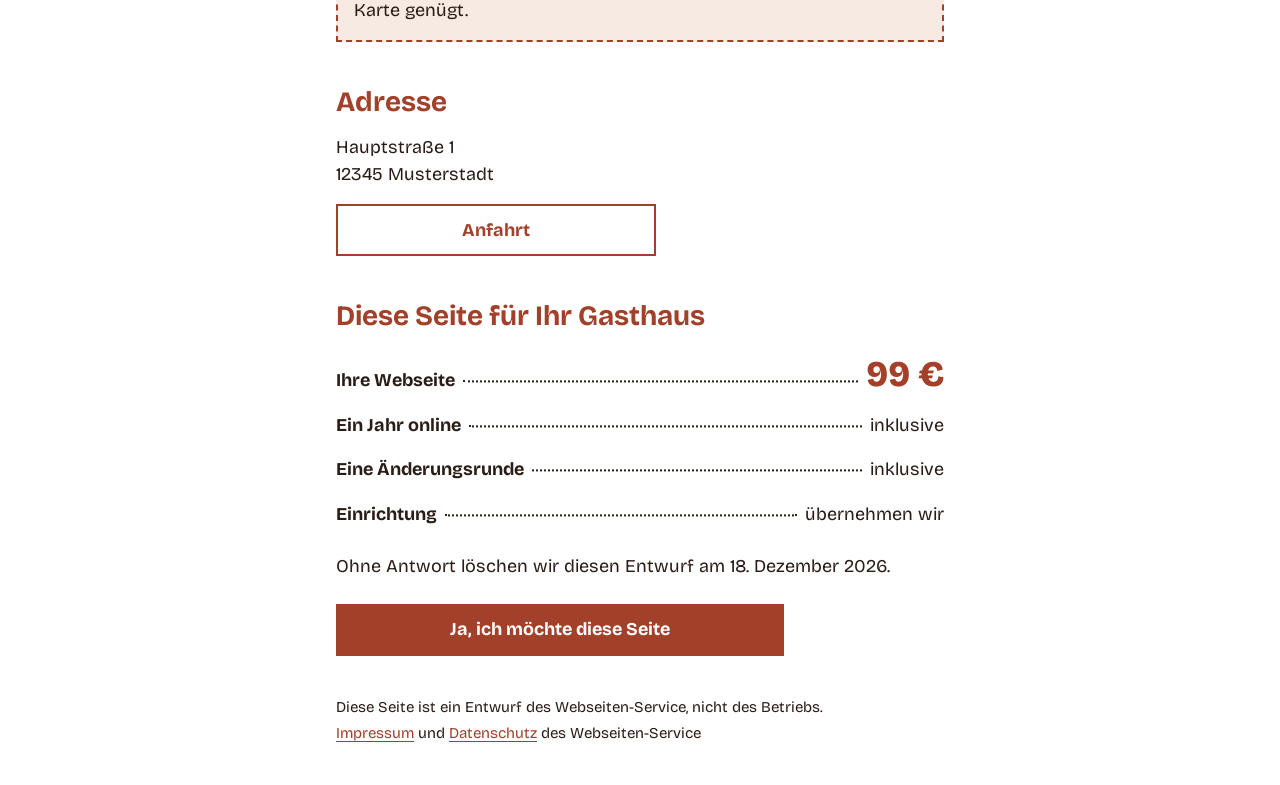
<file: D_kombination/index.html>
<!doctype html>
<!-- Herleitung (Gasthaus Linde, erfundene Daten): Abreißkalender, weil die Seite zeigt, was heute gilt (Öffnungszeiten, Ruhetag am Montag) · Abrisskante mit Lochung und Lindenblatt, Kalender und Name Linde · ziegel, warm wie Backstein · Bricolage Grotesque, Plakat und Kalender. -->
<html lang="de">
<head>
<meta charset="utf-8">
<meta name="viewport" content="width=device-width, initial-scale=1">
<meta name="robots" content="noindex, nofollow">
<meta name="description" content="Entwurf einer Webseite für Gasthaus Linde in Musterstadt: Öffnungszeiten, Telefon und Anfahrt.">
<title>Gasthaus Linde, Musterstadt (Entwurf)</title>
<link rel="stylesheet" href="style.css">
</head>
<body>

<div class="band" role="region" aria-label="Hinweis zum Entwurf">
  <p>Entwurf für Sie, nur mit Ihrem Code sichtbar</p>
  <a href="mailto:kontakt@example.org?subject=Ja%2C%20ich%20m%C3%B6chte%20diese%20Seite%20(Code%20K7MP3XRT)">Ja, ich möchte diese Seite</a>
</div>

<main class="wrap">
  <article class="blatt">
    <div class="blatt__alt" aria-hidden="true"><span id="gestern"></span></div>
    <header class="blatt__kopf">
      <h1>Gasthaus Linde</h1>
      <p class="ort">Restaurant in Musterstadt</p>
    </header>
    <div class="blatt__koerper">
      <p class="zahl" id="zahl">Heute</p>
      <p class="tagzeile" id="tag">Zeiten siehe unten</p>
      <p class="jetzt" id="jetzt">Öffnungszeiten stehen weiter unten</p>
      <div class="leiste" id="leiste" hidden>
        <span class="leiste__skala" aria-hidden="true"><span>11</span><span>17</span><span>23 Uhr</span></span>
        <span class="leiste__bahn" id="bahn" aria-hidden="true"></span>
      </div>
    </div>
  </article>

  <div class="knoepfe">
    <a class="knopf knopf--voll" href="tel:+49711123456">Anrufen: 0711 / 12 34 56</a>
    <a class="knopf knopf--rand" href="https://maps.google.com/?cid=0">Anfahrt</a>
  </div>

  <section aria-labelledby="h-zeiten">
    <h2 id="h-zeiten">Öffnungszeiten</h2>
    <dl class="karte">
      <div data-tag="1"><dt>Montag</dt><dd>Ruhetag</dd></div>
      <div data-tag="2"><dt>Dienstag</dt><dd>11:30 bis 14:00<br>17:30 bis 22:00</dd></div>
      <div data-tag="3"><dt>Mittwoch</dt><dd>11:30 bis 14:00<br>17:30 bis 22:00</dd></div>
      <div data-tag="4"><dt>Donnerstag</dt><dd>11:30 bis 14:00<br>17:30 bis 22:00</dd></div>
      <div data-tag="5"><dt>Freitag</dt><dd>11:30 bis 14:00<br>17:30 bis 23:00</dd></div>
      <div data-tag="6"><dt>Samstag</dt><dd>17:30 bis 23:00</dd></div>
      <div data-tag="0"><dt>Sonntag</dt><dd>11:30 bis 15:00</dd></div>
    </dl>
  </section>

  <div class="muster" aria-hidden="true">
    <svg viewBox="0 0 350 84" focusable="false"><g class="loch"><circle cx="14.0" cy="12" r="5"/><circle cx="38.5" cy="12" r="5"/><circle cx="63.0" cy="12" r="5"/><circle cx="87.5" cy="12" r="5"/><circle cx="112.0" cy="12" r="5"/><circle cx="136.5" cy="12" r="5"/><circle cx="161.0" cy="12" r="5"/><circle cx="185.5" cy="12" r="5"/><circle cx="210.0" cy="12" r="5"/><circle cx="234.5" cy="12" r="5"/><circle cx="259.0" cy="12" r="5"/><circle cx="283.5" cy="12" r="5"/><circle cx="308.0" cy="12" r="5"/><circle cx="332.5" cy="12" r="5"/></g><path class="perf" d="M0 34 H350"/><rect class="grund" x="136" y="22" width="78" height="62"/><g class="blatt-z" transform="translate(146 24) scale(1.35) rotate(-14 22 23)"><path d="M20 38 C9 30 3 21 6 13 C8 8 14 7 18 11 C19 12 20 13 20 13 C22 8 29 6 34 10 C38 15 35 25 24 36 Z"/><path d="M20 38 L21 13 M20 31 L11 20 M21 28 L31 17 M20 22 L14 14 M21 21 L28 12"/><path d="M20 38 C20 41 22 43 25 43"/></g></svg>
  </div>

  <section aria-labelledby="h-vor">
    <h2 id="h-vor">Über uns</h2>
    <p class="platzhalter"><strong>Platzhalter:</strong> Hier stellen Sie Ihr Haus in zwei, drei Sätzen vor. Schicken Sie uns einfach Stichworte.</p>
  </section>

  <section aria-labelledby="h-speise">
    <h2 id="h-speise">Speisekarte</h2>
    <p class="platzhalter"><strong>Platzhalter:</strong> Ihre Speisekarte kommt hierher. Ein Handyfoto der Karte genügt.</p>
  </section>

  <section aria-labelledby="h-adr">
    <h2 id="h-adr">Adresse</h2>
    <p>Hauptstraße 1<br>12345 Musterstadt</p>
    <a class="knopf knopf--rand" href="https://maps.google.com/?cid=0">Anfahrt</a>
  </section>

  <section class="angebot" aria-labelledby="h-ang">
    <h2 id="h-ang">Diese Seite für Ihr Gasthaus</h2>
    <dl class="karte">
      <div class="summe"><dt>Ihre Webseite</dt><dd>99 €</dd></div>
      <div><dt>Ein Jahr online</dt><dd>inklusive</dd></div>
      <div><dt>Eine Änderungsrunde</dt><dd>inklusive</dd></div>
      <div><dt>Einrichtung</dt><dd>übernehmen wir</dd></div>
    </dl>
    <p class="loesch">Ohne Antwort löschen wir diesen Entwurf am 18. Dezember 2026.</p>
    <a class="knopf knopf--voll" href="mailto:kontakt@example.org?subject=Ja%2C%20ich%20m%C3%B6chte%20diese%20Seite%20(Code%20K7MP3XRT)">Ja, ich möchte diese Seite</a>
  </section>
</main>

<footer class="fuss">
  <p>Diese Seite ist ein Entwurf des Webseiten-Service, nicht des Betriebs.</p>
  <p><a href="#">Impressum</a> und <a href="#">Datenschutz</a> des Webseiten-Service</p>
</footer>

<script>
(function () {
  var namen = ["Sonntag","Montag","Dienstag","Mittwoch","Donnerstag","Freitag","Samstag"];
  var monate = ["Januar","Februar","März","April","Mai","Juni","Juli","August","September","Oktober","November","Dezember"];
  var z = {1: [], 2: [["11:30","14:00"],["17:30","22:00"]], 3: [["11:30","14:00"],["17:30","22:00"]], 4: [["11:30","14:00"],["17:30","22:00"]], 5: [["11:30","14:00"],["17:30","23:00"]], 6: [["17:30","23:00"]], 0: [["11:30","15:00"]]};
  var d = new Date(), t = d.getDay(), m = d.getHours() * 60 + d.getMinutes();
  function min(s) { var p = s.split(":"); return +p[0] * 60 + +p[1]; }
  var heute = z[t], txt;
  if (!heute.length) { txt = "Heute Ruhetag"; }
  else {
    var offen = heute.filter(function (f) { return m >= min(f[0]) && m < min(f[1]); })[0];
    var naechst = heute.filter(function (f) { return m < min(f[0]); })[0];
    if (offen) txt = "Jetzt geöffnet bis " + offen[1] + " Uhr";
    else if (naechst) txt = "Heute geöffnet ab " + naechst[0] + " Uhr";
    else txt = "Heute schon geschlossen";
  }
  var zahl = document.getElementById("zahl");
  zahl.textContent = d.getDate(); zahl.className = "zahl zahl--tag";
  var g = new Date(d.getTime() - 864e5); document.getElementById("gestern").textContent = g.getDate();
  document.getElementById("tag").textContent = namen[t] + ", " + monate[d.getMonth()];
  document.getElementById("jetzt").textContent = txt;
  if (heute.length) {
    var bahn = document.getElementById("bahn");
    heute.forEach(function (f) {
      var i = document.createElement("i");
      i.style.setProperty("--a", min(f[0]) - 660); i.style.setProperty("--b", min(f[1]) - 660);
      bahn.appendChild(i);
    });
    if (m >= 660 && m <= 1380) { var s = document.createElement("b"); s.style.setProperty("--a", m - 660); bahn.appendChild(s); }
    document.getElementById("leiste").hidden = false;
  }
  var row = document.querySelector('.karte div[data-tag="' + t + '"]');
  if (row) { row.className = "heute"; row.setAttribute("aria-current", "date"); }

})();
</script>
</body>
</html>
</file>
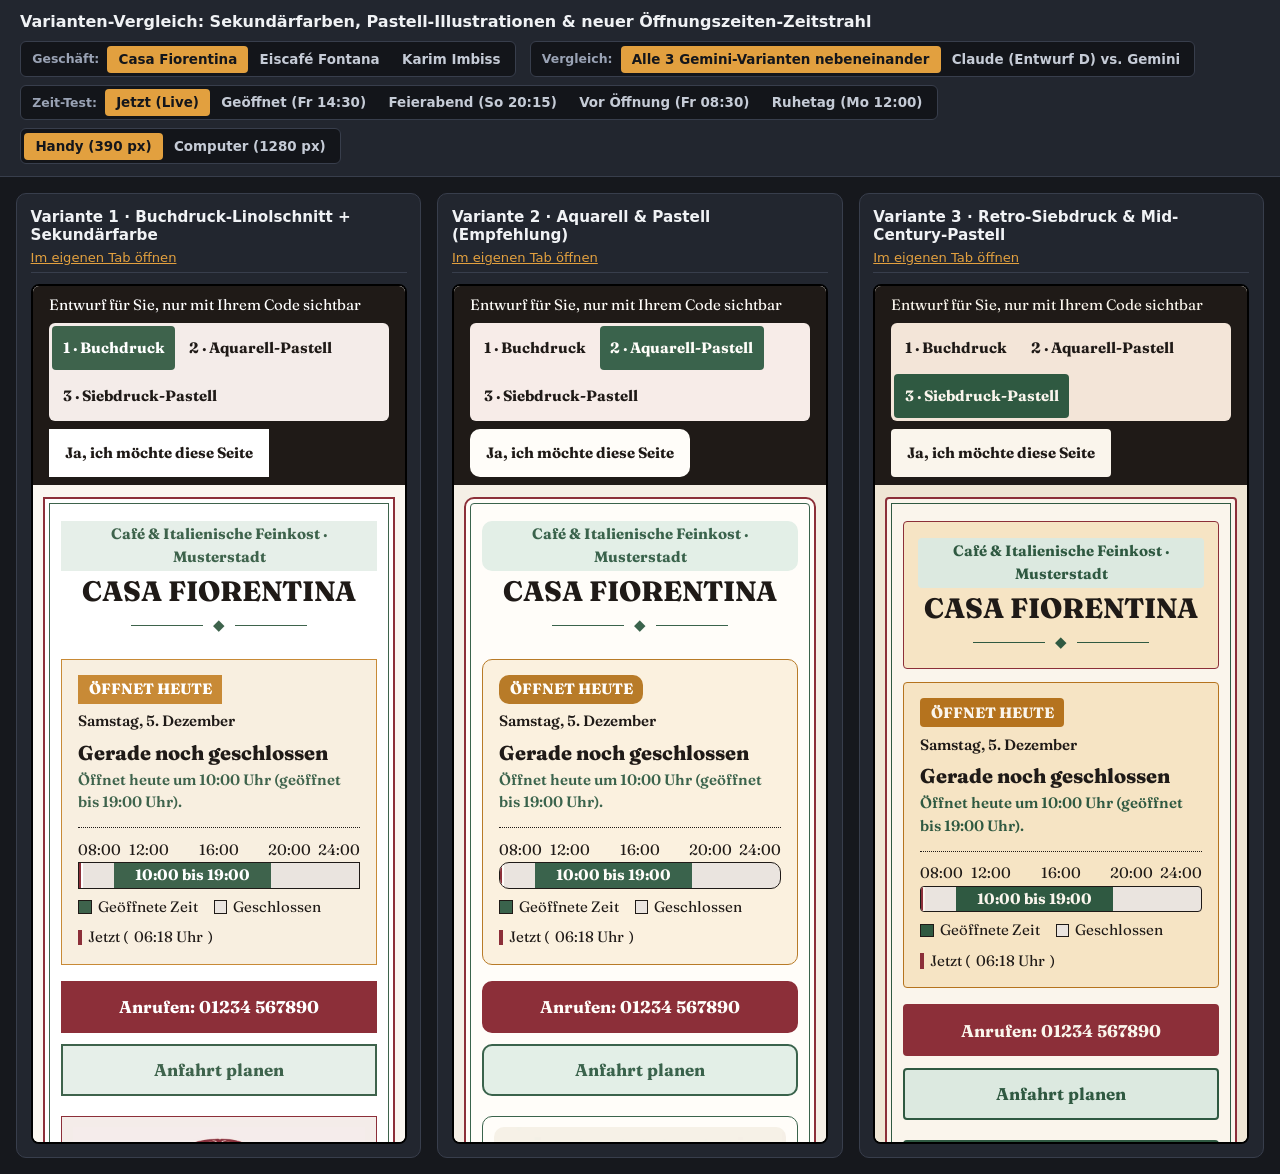
<file: Gegenentwurf_Gemini/index.html>
<!doctype html>
<html lang="de">
<head>
<meta charset="utf-8">
<meta name="viewport" content="width=device-width, initial-scale=1">
<title>Varianten-Vergleich: 3 Gemini-Stile je Geschäft + Zeit-Simulator</title>
<style>
  *, *::before, *::after { box-sizing: border-box; }
  body {
    margin: 0;
    font-family: system-ui, -apple-system, "Segoe UI", sans-serif;
    background: #16181d;
    color: #f0f2f5;
  }
  .leiste {
    position: sticky;
    top: 0;
    z-index: 30;
    display: flex;
    flex-wrap: wrap;
    align-items: center;
    justify-content: space-between;
    gap: 0.65rem 1.25rem;
    padding: 0.75rem 1.25rem;
    background: #22262f;
    border-bottom: 1px solid #383e4c;
  }
  .leiste h1 {
    margin: 0;
    font-size: 1rem;
    font-weight: 700;
  }
  .steuerung {
    display: flex;
    flex-wrap: wrap;
    gap: 0.5rem 0.85rem;
    align-items: center;
  }
  .gruppe {
    display: inline-flex;
    flex-wrap: wrap;
    background: #13151a;
    padding: 0.2rem;
    border-radius: 6px;
    border: 1px solid #383e4c;
  }
  .gruppe-label {
    font-size: 0.78rem;
    color: #9aa3b5;
    padding: 0.35rem 0.5rem;
    font-weight: 600;
  }
  button {
    font: inherit;
    font-size: 0.84rem;
    font-weight: 600;
    color: #c5cbd6;
    background: transparent;
    border: 0;
    padding: 0.38rem 0.7rem;
    border-radius: 4px;
    cursor: pointer;
  }
  button[aria-pressed="true"] {
    background: #e2a03f;
    color: #14161b;
  }
  .buehne {
    display: grid;
    grid-template-columns: repeat(3, minmax(0, 1fr));
    gap: 1rem;
    padding: 1rem;
    max-width: 1880px;
    margin: 0 auto;
  }
  .buehne[data-modus="claude-vs-gemini"] {
    grid-template-columns: repeat(2, minmax(0, 1fr));
  }
  .buehne[data-ansicht="desktop"] {
    grid-template-columns: 1fr;
  }
  .spalte {
    display: flex;
    flex-direction: column;
    align-items: center;
    background: #22262f;
    border: 1px solid #383e4c;
    border-radius: 10px;
    padding: 0.85rem;
  }
  .spalte-kopf {
    width: 100%;
    display: flex;
    flex-wrap: wrap;
    align-items: baseline;
    justify-content: space-between;
    gap: 0.4rem;
    margin-bottom: 0.65rem;
    padding-bottom: 0.45rem;
    border-bottom: 1px solid #383e4c;
  }
  .spalte-kopf h2 {
    margin: 0;
    font-size: 0.95rem;
  }
  .spalte-kopf a {
    color: #e2a03f;
    font-size: 0.82rem;
  }
  iframe {
    border: 2px solid #000;
    background: #fff;
    border-radius: 8px;
    width: 390px;
    height: 860px;
    max-width: 100%;
  }
  .buehne[data-ansicht="desktop"] iframe {
    width: 1280px;
    height: 860px;
  }
  @media (max-width: 1240px) {
    .buehne { grid-template-columns: 1fr; }
  }
</style>
</head>
<body>

<header class="leiste">
  <h1>Varianten-Vergleich: Sekundärfarben, Pastell-Illustrationen &amp; neuer Öffnungszeiten-Zeitstrahl</h1>
  <div class="steuerung">
    <div class="gruppe" role="group" aria-label="Betrieb wählen">
      <span class="gruppe-label">Geschäft:</span>
      <button type="button" data-betrieb="casa-florentina" aria-pressed="true">Casa Fiorentina</button>
      <button type="button" data-betrieb="eiscafe-fontana" aria-pressed="false">Eiscafé Fontana</button>
      <button type="button" data-betrieb="karim-imbiss" aria-pressed="false">Karim Imbiss</button>
    </div>

    <div class="gruppe" role="group" aria-label="Vergleichsmodus">
      <span class="gruppe-label">Vergleich:</span>
      <button type="button" data-modus="alle3" aria-pressed="true">Alle 3 Gemini-Varianten nebeneinander</button>
      <button type="button" data-modus="claude-vs-gemini" aria-pressed="false">Claude (Entwurf D) vs. Gemini</button>
    </div>

    <div class="gruppe" role="group" aria-label="Uhrzeit-Simulator für Öffnungsbalken">
      <span class="gruppe-label">Zeit-Test:</span>
      <button type="button" data-sim="live" aria-pressed="true">Jetzt (Live)</button>
      <button type="button" data-sim="offen" aria-pressed="false">Geöffnet (Fr 14:30)</button>
      <button type="button" data-sim="abend" aria-pressed="false">Feierabend (So 20:15)</button>
      <button type="button" data-sim="morgen" aria-pressed="false">Vor Öffnung (Fr 08:30)</button>
      <button type="button" data-sim="ruhetag" aria-pressed="false">Ruhetag (Mo 12:00)</button>
    </div>

    <div class="gruppe" role="group" aria-label="Bildschirmbreite wählen">
      <button type="button" data-breite="mobil" aria-pressed="true">Handy (390 px)</button>
      <button type="button" data-breite="desktop" aria-pressed="false">Computer (1280 px)</button>
    </div>
  </div>
</header>

<main class="buehne" id="buehne" data-ansicht="mobil" data-modus="alle3">
  <section class="spalte" id="spalte-1">
    <div class="spalte-kopf">
      <h2 id="titel-1">Variante 1 · Buchdruck-Linolschnitt + Sekundärfarbe</h2>
      <a id="link-1" href="casa-florentina/index.html?variante=v1" target="_blank">Im eigenen Tab öffnen</a>
    </div>
    <iframe id="frame-1" src="casa-florentina/index.html?variante=v1" title="Variante 1"></iframe>
  </section>

  <section class="spalte" id="spalte-2">
    <div class="spalte-kopf">
      <h2 id="titel-2">Variante 2 · Aquarell &amp; Pastell (Empfehlung)</h2>
      <a id="link-2" href="casa-florentina/index.html?variante=v2" target="_blank">Im eigenen Tab öffnen</a>
    </div>
    <iframe id="frame-2" src="casa-florentina/index.html?variante=v2" title="Variante 2"></iframe>
  </section>

  <section class="spalte" id="spalte-3">
    <div class="spalte-kopf">
      <h2 id="titel-3">Variante 3 · Retro-Siebdruck &amp; Mid-Century-Pastell</h2>
      <a id="link-3" href="casa-florentina/index.html?variante=v3" target="_blank">Im eigenen Tab öffnen</a>
    </div>
    <iframe id="frame-3" src="casa-florentina/index.html?variante=v3" title="Variante 3"></iframe>
  </section>
</main>

<script>
(function () {
  var betrieb = "casa-florentina";
  var modus = "alle3";
  var sim = "live";
  var buehne = document.getElementById("buehne");

  var simParams = {
    live: "",
    offen: "&simTag=5&simZeit=14:30",
    abend: "&simTag=0&simZeit=20:15",
    morgen: "&simTag=5&simZeit=08:30",
    ruhetag: "&simTag=1&simZeit=12:00"
  };

  function aktualisiere() {
    var q = simParams[sim];
    var f1 = document.getElementById("frame-1"), l1 = document.getElementById("link-1"), t1 = document.getElementById("titel-1");
    var f2 = document.getElementById("frame-2"), l2 = document.getElementById("link-2"), t2 = document.getElementById("titel-2");
    var f3 = document.getElementById("frame-3"), l3 = document.getElementById("link-3"), s3 = document.getElementById("spalte-3");

    if (modus === "alle3") {
      s3.hidden = false;
      t1.textContent = "Variante 1 · Buchdruck + Sekundärfarbe";
      f1.src = betrieb + "/index.html?variante=v1" + q; l1.href = f1.src;
      t2.textContent = "Variante 2 · Aquarell & Pastell";
      f2.src = betrieb + "/index.html?variante=v2" + q; l2.href = f2.src;
      f3.src = betrieb + "/index.html?variante=v3" + q; l3.href = f3.src;
    } else {
      s3.hidden = true;
      t1.textContent = "Bisher: Claude (Entwurf D · Abreißkalender)";
      f1.src = "../Test_echte_Betriebe/" + betrieb + "/index.html"; l1.href = f1.src;
      t2.textContent = "Neu: Gemini (Variante 2 · Aquarell & Pastell, im Kopf umschaltbar)";
      f2.src = betrieb + "/index.html?variante=v2" + q; l2.href = f2.src;
    }
  }

  function bindGroup(attr, cb) {
    var btns = document.querySelectorAll("[" + attr + "]");
    Array.prototype.forEach.call(btns, function (btn) {
      btn.onclick = function () {
        Array.prototype.forEach.call(btns, function (x) { x.setAttribute("aria-pressed", x === btn ? "true" : "false"); });
        cb(btn.getAttribute(attr));
      };
    });
  }

  bindGroup("data-betrieb", function (val) { betrieb = val; aktualisiere(); });
  bindGroup("data-modus", function (val) { modus = val; buehne.setAttribute("data-modus", val); aktualisiere(); });
  bindGroup("data-sim", function (val) { sim = val; aktualisiere(); });
  bindGroup("data-breite", function (val) { buehne.setAttribute("data-ansicht", val); });
})();
</script>
</body>
</html>
</file>
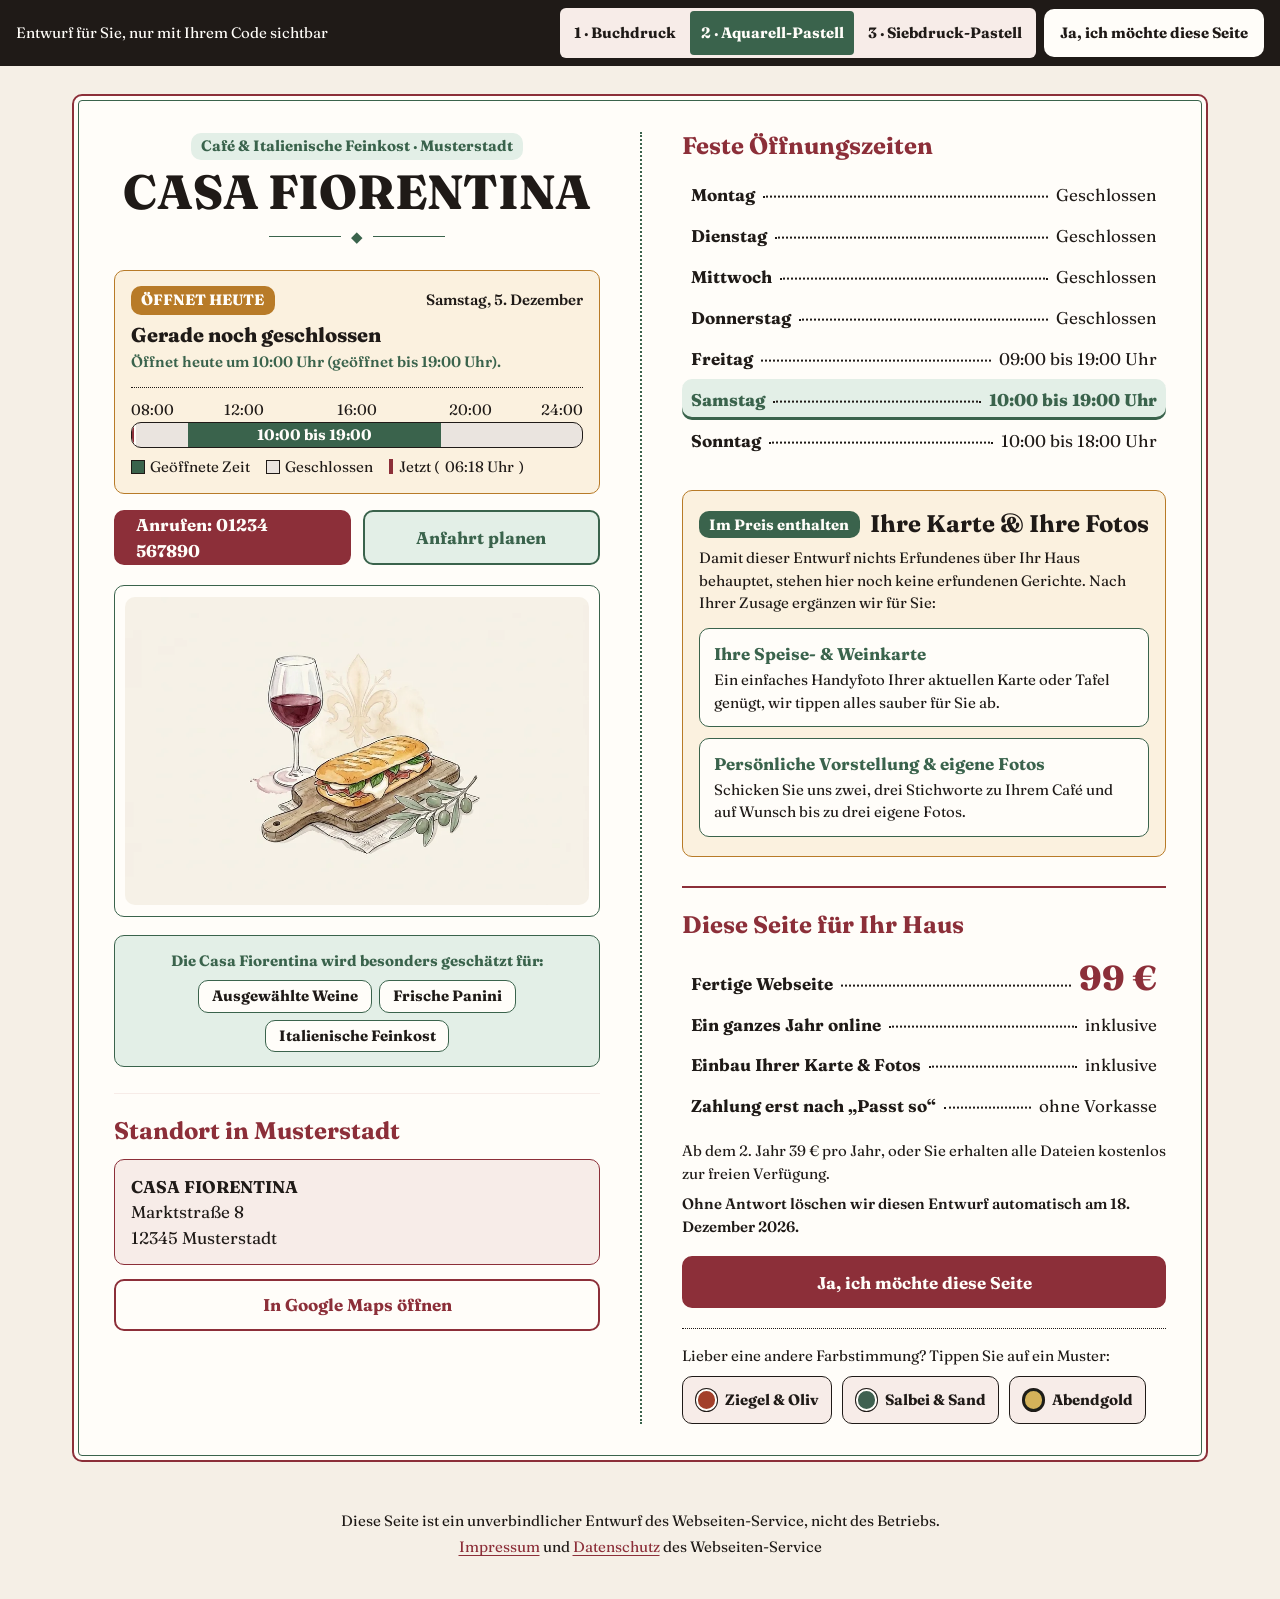
<file: Gegenentwurf_Gemini/casa-florentina/index.html>
<!doctype html>
<!-- Herleitung (Gegenentwurf Gemini, 3 Varianten v1/v2/v3, echte Daten aus Google Maps, Stand 2026-11-22):
     v1: Klassisch-Handwerklich (Duotone-Linolschnitt + Sekundärfarbe Toskana-Salbei)
     v2: Aquarell & Pastell (Pastell-Aquarell-Illustration + weiche Creme-/Salbei-Pastelltöne)
     v3: Retro-Siebdruck & Mid-Century-Pastell (Mehrfarbige Siebdruck-Grafik + Ocker/Salbei/Weinrot) -->
<html lang="de" data-variante="v2">
<head>
<meta charset="utf-8">
<meta name="viewport" content="width=device-width, initial-scale=1">
<meta name="robots" content="noindex, nofollow">
<meta name="description" content="Entwurf einer Webseite für CASA FIORENTINA in Musterstadt: Öffnungszeiten, Telefon und Anfahrt.">
<title>CASA FIORENTINA, Musterstadt (Gegenentwurf Gemini)</title>
<link rel="stylesheet" href="style.css">
</head>
<body>

<div class="band" role="region" aria-label="Hinweis zum Entwurf">
  <p>Entwurf für Sie, nur mit Ihrem Code sichtbar</p>
  <div class="band-aktionen">
    <div class="stil-umschalter" role="group" aria-label="Design-Variante testen">
      <button type="button" data-set-var="v1">1 · Buchdruck</button>
      <button type="button" data-set-var="v2" aria-pressed="true">2 · Aquarell-Pastell</button>
      <button type="button" data-set-var="v3">3 · Siebdruck-Pastell</button>
    </div>
    <a href="mailto:kontakt@example.org?subject=Ja%2C%20ich%20m%C3%B6chte%20diese%20Seite%20%28Code%20C2NJ8YRQ%29">Ja, ich möchte diese Seite</a>
  </div>
</div>

<main class="buch-rahmen">
  <article class="menubuch">

    <!-- Linke Buchseite: Marke, Illustration, Live-Öffnungsstatus, Aktionen, Standort -->
    <div class="buchseite buchseite--links">
      <header class="kopf">
        <p class="untertitel-oben">Café &amp; Italienische Feinkost · Musterstadt</p>
        <h1>CASA FIORENTINA</h1>
        <div class="trennlinie" aria-hidden="true">
          <span></span><i>◆</i><span></span>
        </div>
      </header>

      <!-- Überarbeiteter, selbsterklärender Öffnungszeiten-Block -->
      <div class="status-karte" id="status-karte" aria-live="polite">
        <div class="status-kopf">
          <span class="status-badge" id="status-badge">Status</span>
          <span class="tagzeile" id="tag">Freitag bis Sonntag</span>
        </div>
        <p class="jetzt" id="jetzt">Öffnungszeiten siehe Übersicht</p>
        <p class="naechste-info" id="naechste-info"></p>

        <div class="zeitstrahl" id="leiste" style="--span:960" hidden>
          <div class="zeitstrahl__skala" aria-hidden="true">
            <span style="--a:0">08:00</span>
            <span style="--a:240">12:00</span>
            <span style="--a:480">16:00</span>
            <span style="--a:720">20:00</span>
            <span style="--a:960">24:00</span>
          </div>
          <div class="zeitstrahl__bahn" id="bahn" aria-hidden="true"></div>
          <div class="zeitstrahl__legende" aria-hidden="true">
            <span class="leg-item"><i class="leg-box leg-box--offen"></i> Geöffnete Zeit</span>
            <span class="leg-item"><i class="leg-box leg-box--zu"></i> Geschlossen</span>
            <span class="leg-item"><i class="leg-strich"></i> Jetzt (<span id="uhr-jetzt">--:--</span>)</span>
          </div>
        </div>
      </div>

      <div class="knoepfe">
        <a class="knopf knopf--voll" href="tel:+491234567890">Anrufen: 01234 567890</a>
        <a class="knopf knopf--sekundaer" href="https://www.google.com/maps/search/?api=1&query=CASA%20FLORENTINA%20Marktstra%C3%9Fe%208%2012345%20Musterstadt">Anfahrt planen</a>
      </div>

      <figure class="vignette">
        <img id="illu-img" src="illustration_v2.webp" alt="Illustration im Florentiner Stil mit Wein, Panini und Olivenzweig" width="600" height="400" loading="eager">
      </figure>

      <div class="stichworte" aria-label="Beliebte Spezialitäten">
        <p class="stichworte__titel" id="marketing-titel">Die Casa Fiorentina wird besonders geschätzt für:</p>
        <ul class="stichworte__liste">
          <li>Ausgewählte Weine</li>
          <li>Frische Panini</li>
          <li>Italienische Feinkost</li>
        </ul>
      </div>

      <section class="standort" aria-labelledby="h-adr">
        <h2 id="h-adr">Standort in Musterstadt</h2>
        <address class="adresse-box">
          <strong>CASA FIORENTINA</strong><br>
          Marktstraße 8<br>
          12345 Musterstadt
        </address>
        <a class="knopf knopf--rand knopf--kompakt" href="https://www.google.com/maps/search/?api=1&query=CASA%20FLORENTINA%20Marktstra%C3%9Fe%208%2012345%20Musterstadt">In Google Maps öffnen</a>
      </section>
    </div>

    <!-- Rechte Buchseite: Wochen-Öffnungszeiten, Ausbau-Einlage, 99-€-Angebot -->
    <div class="buchseite buchseite--rechts">
      <section class="zeiten-sektion" aria-labelledby="h-zeiten">
        <h2 id="h-zeiten">Feste Öffnungszeiten</h2>
        <dl class="karte">
          <div data-tag="1"><dt>Montag</dt><dd class="ruhe">Geschlossen</dd></div>
          <div data-tag="2"><dt>Dienstag</dt><dd class="ruhe">Geschlossen</dd></div>
          <div data-tag="3"><dt>Mittwoch</dt><dd class="ruhe">Geschlossen</dd></div>
          <div data-tag="4"><dt>Donnerstag</dt><dd class="ruhe">Geschlossen</dd></div>
          <div data-tag="5"><dt>Freitag</dt><dd>09:00 bis 19:00 Uhr</dd></div>
          <div data-tag="6"><dt>Samstag</dt><dd>10:00 bis 19:00 Uhr</dd></div>
          <div data-tag="0"><dt>Sonntag</dt><dd>10:00 bis 18:00 Uhr</dd></div>
        </dl>
      </section>

      <section class="ausbau-einlage" aria-labelledby="h-ausbau">
        <div class="einlage-kopf">
          <span class="einlage-stempel">Im Preis enthalten</span>
          <h2 id="h-ausbau">Ihre Karte &amp; Ihre Fotos</h2>
        </div>
        <p class="einlage-intro">Damit dieser Entwurf nichts Erfundenes über Ihr Haus behauptet, stehen hier noch keine erfundenen Gerichte. Nach Ihrer Zusage ergänzen wir für Sie:</p>
        <div class="einlage-punkte">
          <div class="platzhalter">
            <strong>Ihre Speise- &amp; Weinkarte</strong>
            <p>Ein einfaches Handyfoto Ihrer aktuellen Karte oder Tafel genügt, wir tippen alles sauber für Sie ab.</p>
          </div>
          <div class="platzhalter">
            <strong>Persönliche Vorstellung &amp; eigene Fotos</strong>
            <p>Schicken Sie uns zwei, drei Stichworte zu Ihrem Café und auf Wunsch bis zu drei eigene Fotos.</p>
          </div>
        </div>
      </section>

      <section class="angebot" aria-labelledby="h-ang">
        <h2 id="h-ang">Diese Seite für Ihr Haus</h2>
        <dl class="karte angebot-liste">
          <div class="summe"><dt>Fertige Webseite</dt><dd>99 €</dd></div>
          <div><dt>Ein ganzes Jahr online</dt><dd>inklusive</dd></div>
          <div><dt>Einbau Ihrer Karte &amp; Fotos</dt><dd>inklusive</dd></div>
          <div><dt>Zahlung erst nach „Passt so“</dt><dd>ohne Vorkasse</dd></div>
        </dl>
        <p class="folgejahr">Ab dem 2. Jahr 39 € pro Jahr, oder Sie erhalten alle Dateien kostenlos zur freien Verfügung.</p>
        <p class="loesch">Ohne Antwort löschen wir diesen Entwurf automatisch am 18. Dezember 2026.</p>
        <a class="knopf knopf--voll" href="mailto:kontakt@example.org?subject=Ja%2C%20ich%20m%C3%B6chte%20diese%20Seite%20%28Code%20C2NJ8YRQ%29">Ja, ich möchte diese Seite</a>

        <div class="farbwahl">
          <p>Lieber eine andere Farbstimmung? Tippen Sie auf ein Muster:</p>
          <div class="farbmuster-reihe">
            <a class="farbmuster farbmuster--ziegel" href="mailto:kontakt@example.org?subject=Andere%20Farbe%3A%20ziegel%20%28Code%20C2NJ8YRQ%29" aria-label="Farbe Ziegelrot wünschen"><span>Ziegel &amp; Oliv</span></a>
            <a class="farbmuster farbmuster--salbei" href="mailto:kontakt@example.org?subject=Andere%20Farbe%3A%20salbei%20%28Code%20C2NJ8YRQ%29" aria-label="Farbe Salbeigrün wünschen"><span>Salbei &amp; Sand</span></a>
            <a class="farbmuster farbmuster--oliv" href="mailto:kontakt@example.org?subject=Andere%20Farbe%3A%20oliv_nacht%20%28Code%20C2NJ8YRQ%29" aria-label="Farbe Oliv-Nacht wünschen"><span>Abendgold</span></a>
          </div>
        </div>
      </section>
    </div>

  </article>
</main>

<footer class="fuss">
  <p>Diese Seite ist ein unverbindlicher Entwurf des Webseiten-Service, nicht des Betriebs.</p>
  <p><a href="#">Impressum</a> und <a href="#">Datenschutz</a> des Webseiten-Service</p>
</footer>

<script>
(function () {
  var namen = ["Sonntag","Montag","Dienstag","Mittwoch","Donnerstag","Freitag","Samstag"];
  var monate = ["Januar","Februar","März","April","Mai","Juni","Juli","August","September","Oktober","November","Dezember"];
  var kurz = {Sun:0, Mon:1, Tue:2, Wed:3, Thu:4, Fri:5, Sat:6};
  var base = 480, span = 960; // 08:00 bis 24:00 Uhr
  var z = {"1": [], "2": [], "3": [], "4": [], "5": [["09:00", "19:00"]], "6": [["10:00", "19:00"]], "0": [["10:00", "18:00"]]};
  var marketingTexte = {
    v1: "Die Casa Fiorentina wird besonders geschätzt für:",
    v2: "Bei unseren Gästen besonders beliebt:",
    v3: "Wofür Gäste die Casa Fiorentina schätzen:"
  };

  var params = new URLSearchParams(window.location.search);
  var simTag = params.get("simTag");
  var simZeit = params.get("simZeit");

  function setVariante(v) {
    if (!["v1","v2","v3"].includes(v)) v = "v2";
    document.documentElement.setAttribute("data-variante", v);
    var img = document.getElementById("illu-img");
    img.src = v === "v1" ? "illustration.webp" : ("illustration_" + v + ".webp");
    document.getElementById("marketing-titel").textContent = marketingTexte[v];
    Array.prototype.forEach.call(document.querySelectorAll("[data-set-var]"), function (b) {
      b.setAttribute("aria-pressed", b.getAttribute("data-set-var") === v ? "true" : "false");
    });
  }
  if (params.get("variante")) setVariante(params.get("variante"));
  Array.prototype.forEach.call(document.querySelectorAll("[data-set-var]"), function (b) {
    b.onclick = function () { setVariante(b.getAttribute("data-set-var")); };
  });

  var fmt = new Intl.DateTimeFormat("en-US", {timeZone: "Europe/Berlin", year: "numeric", month: "numeric", day: "numeric", weekday: "short", hour: "numeric", minute: "numeric", hourCycle: "h23"});
  function berlin(jetzt) {
    if (simTag !== null && simZeit) {
      var sp = simZeit.split(":");
      return {j: 2026, mo: 11, d: 22, t: +simTag, m: (+sp[0]) * 60 + (+sp[1]), uhr: simZeit};
    }
    var w = {};
    fmt.formatToParts(jetzt).forEach(function (p) { w[p.type] = p.value; });
    var hh = String(+w.hour % 24).padStart(2, "0");
    var mm = String(+w.minute).padStart(2, "0");
    return {j: +w.year, mo: +w.month, d: +w.day, t: kurz[w.weekday], m: (+w.hour % 24) * 60 + +w.minute, uhr: hh + ":" + mm};
  }
  function min(s) { var p = s.split(":"); return +p[0] * 60 + +p[1]; }
  function findeNaechsteOeffnung(t) {
    var n = 1;
    while (n <= 7 && !z[(t + n) % 7].length) n++;
    var zielTag = (t + n) % 7;
    var fenster = z[zielTag][0];
    var tagWort = n === 1 ? ("morgen (" + namen[zielTag] + ")") : ("am " + namen[zielTag]);
    return {tagWort: tagWort, tagName: namen[zielTag], von: fenster[0], bis: fenster[1]};
  }

  function zeige() {
    var b = berlin(new Date()), t = b.t, m = b.m, heute = z[t];
    var badge = document.getElementById("status-badge");
    var jetztEl = document.getElementById("jetzt");
    var naechsteEl = document.getElementById("naechste-info");
    var karteEl = document.getElementById("status-karte");
    var leiste = document.getElementById("leiste");
    var bahn = document.getElementById("bahn");

    document.getElementById("tag").textContent = namen[t] + ", " + b.d + ". " + monate[b.mo - 1];
    document.getElementById("uhr-jetzt").textContent = b.uhr + " Uhr";

    if (!heute.length) {
      var naechst = findeNaechsteOeffnung(t);
      badge.textContent = "HEUTE RUHETAG";
      badge.className = "status-badge status-badge--zu";
      karteEl.setAttribute("data-status", "zu");
      jetztEl.textContent = "Heute geschlossen";
      naechsteEl.textContent = "Öffnet wieder " + naechst.tagWort + " um " + naechst.von + " Uhr (bis " + naechst.bis + " Uhr).";
      naechsteEl.hidden = false;
      leiste.hidden = true;
    } else {
      var offen = heute.filter(function (f) { return m >= min(f[0]) && m < min(f[1]); })[0];
      var spaeterHeute = heute.filter(function (f) { return m < min(f[0]); })[0];
      if (offen) {
        badge.textContent = "JETZT GEÖFFNET";
        badge.className = "status-badge status-badge--offen";
        karteEl.setAttribute("data-status", "offen");
        jetztEl.textContent = "Heute noch bis " + offen[1] + " Uhr für Sie geöffnet";
        naechsteEl.textContent = "Heutige Öffnungszeit: " + offen[0] + " bis " + offen[1] + " Uhr";
        naechsteEl.hidden = false;
      } else if (spaeterHeute) {
        badge.textContent = "ÖFFNET HEUTE";
        badge.className = "status-badge status-badge--bald";
        karteEl.setAttribute("data-status", "bald");
        jetztEl.textContent = "Gerade noch geschlossen";
        naechsteEl.textContent = "Öffnet heute um " + spaeterHeute[0] + " Uhr (geöffnet bis " + spaeterHeute[1] + " Uhr).";
        naechsteEl.hidden = false;
      } else {
        var morgenInfo = findeNaechsteOeffnung(t);
        badge.textContent = "FEIERABEND";
        badge.className = "status-badge status-badge--zu";
        karteEl.setAttribute("data-status", "zu");
        jetztEl.textContent = "Heute bereits geschlossen (war bis " + heute[heute.length - 1][1] + " Uhr offen)";
        naechsteEl.textContent = "Öffnet wieder " + morgenInfo.tagWort + " um " + morgenInfo.von + " Uhr.";
        naechsteEl.hidden = false;
      }
      bahn.textContent = "";
      heute.forEach(function (f) {
        var i = document.createElement("i");
        var start = Math.max(0, min(f[0]) - base);
        var ende = Math.min(span, min(f[1]) - base);
        i.style.setProperty("--a", start);
        i.style.setProperty("--b", ende);
        i.textContent = f[0] + " bis " + f[1];
        bahn.appendChild(i);
      });
      var pos = Math.max(0, Math.min(span, m - base));
      var s = document.createElement("b");
      s.style.setProperty("--a", pos);
      s.setAttribute("title", "Aktuelle Uhrzeit: " + b.uhr + " Uhr");
      bahn.appendChild(s);
      leiste.hidden = false;
    }

    Array.prototype.forEach.call(document.querySelectorAll(".karte div[data-tag]"), function (r) {
      var ja = r.getAttribute("data-tag") == t;
      r.className = ja ? "heute" : "";
      if (ja) r.setAttribute("aria-current", "date"); else r.removeAttribute("aria-current");
    });
  }
  zeige();
  setInterval(zeige, 30000);
  document.addEventListener("visibilitychange", function () { if (!document.hidden) zeige(); });
})();
</script>
</body>
</html>
</file>
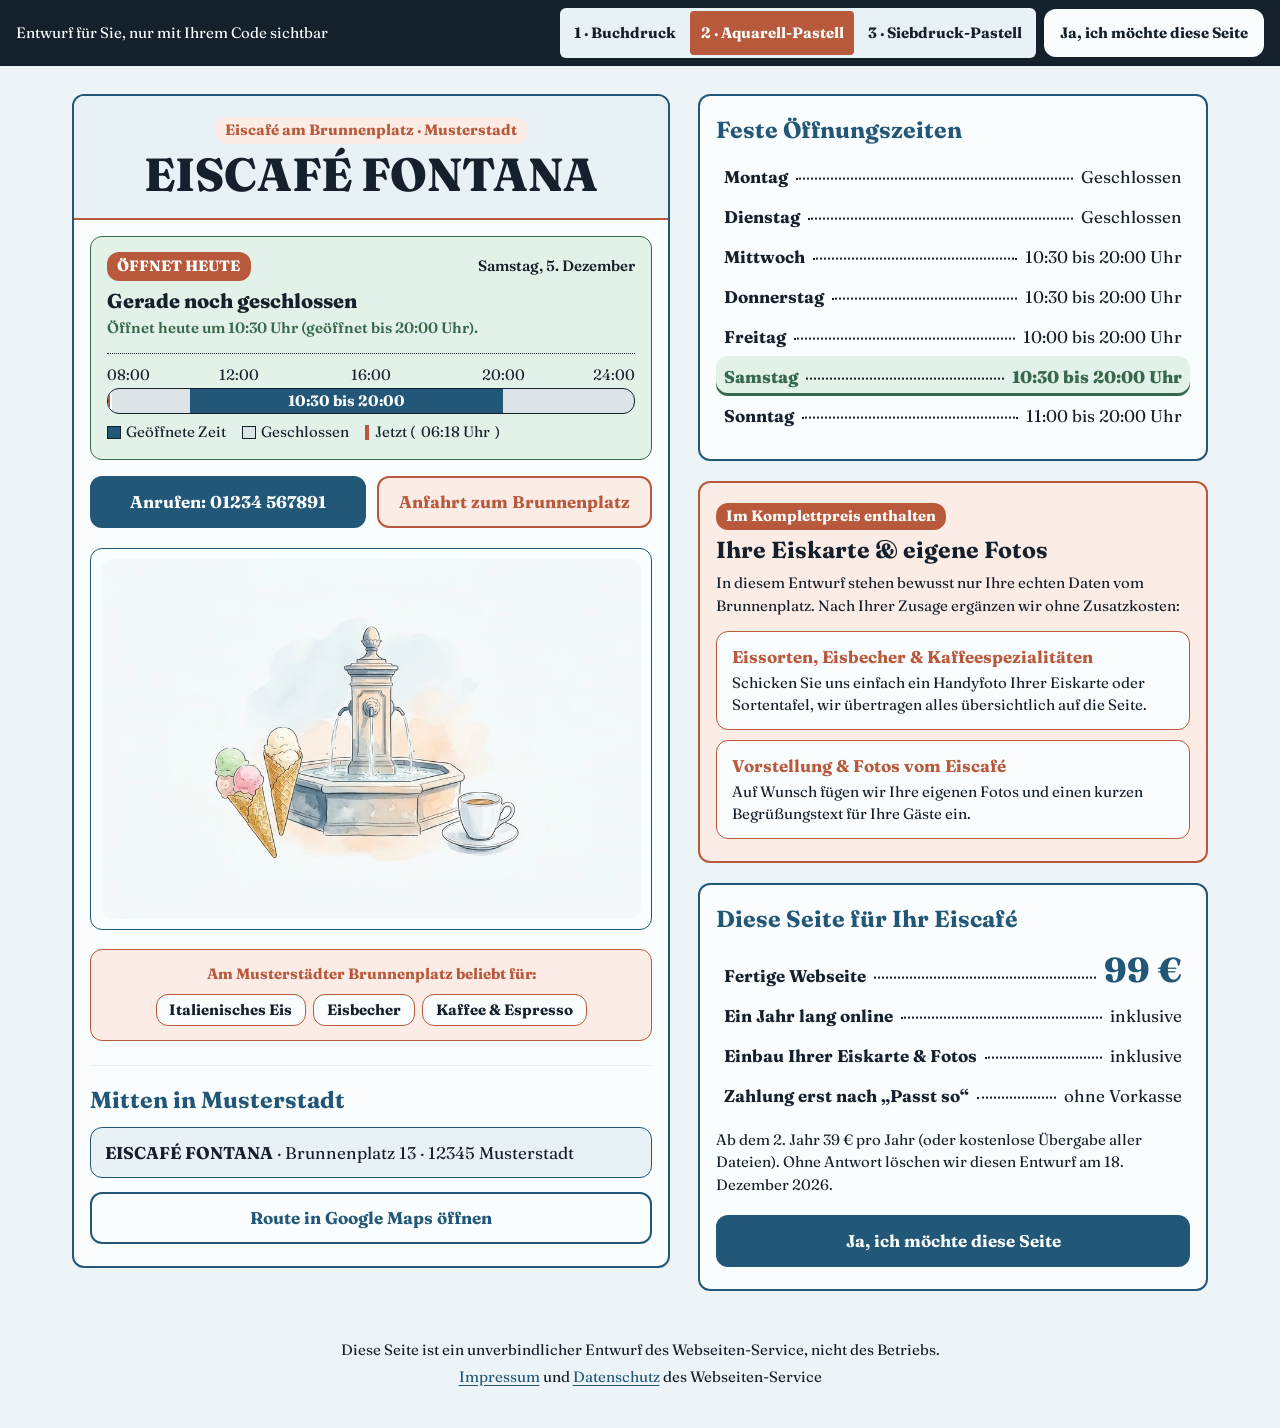
<file: Gegenentwurf_Gemini/eiscafe-fontana/index.html>
<!doctype html>
<!-- Herleitung (Gegenentwurf Gemini, 3 Varianten v1/v2/v3, echte Daten aus Google Maps, Stand 2026-11-22):
     v1: Klassisch-Handwerklich (Duotone-Linolschnitt + Sekundärfarbe Waffel-Terrakotta)
     v2: Aquarell & Pastell (Pastell-Aquarell-Illustration + Pastell-Apricot/Pistazie/Himmelblau)
     v3: Retro-Siebdruck & Mid-Century-Pastell (Italienisches Gelateria-Poster + Pastell-Koralle & Pistazie) -->
<html lang="de" data-variante="v2">
<head>
<meta charset="utf-8">
<meta name="viewport" content="width=device-width, initial-scale=1">
<meta name="robots" content="noindex, nofollow">
<meta name="description" content="Entwurf einer Webseite für EISCAFÉ FONTANA in Musterstadt: Öffnungszeiten, Telefon und Anfahrt.">
<title>EISCAFÉ FONTANA, Musterstadt (Gegenentwurf Gemini)</title>
<link rel="stylesheet" href="style.css">
</head>
<body>

<div class="band" role="region" aria-label="Hinweis zum Entwurf">
  <p>Entwurf für Sie, nur mit Ihrem Code sichtbar</p>
  <div class="band-aktionen">
    <div class="stil-umschalter" role="group" aria-label="Design-Variante testen">
      <button type="button" data-set-var="v1">1 · Buchdruck</button>
      <button type="button" data-set-var="v2" aria-pressed="true">2 · Aquarell-Pastell</button>
      <button type="button" data-set-var="v3">3 · Siebdruck-Pastell</button>
    </div>
    <a href="mailto:kontakt@example.org?subject=Ja%2C%20ich%20m%C3%B6chte%20diese%20Seite%20%28Code%20F8RM2KTD%29">Ja, ich möchte diese Seite</a>
  </div>
</div>

<main class="piazza-rahmen">
  <div class="piazza-grid">

    <!-- Linke Spalte: Piazza-Bogenkarte mit Namen, selbsterklärendem Live-Status, Knöpfen und Brunnen-Illustration -->
    <div class="spalte spalte--haupt">
      <article class="bogen-karte">
        <header class="kopf">
          <p class="ort-zeile">Eiscafé am Brunnenplatz · Musterstadt</p>
          <h1>EISCAFÉ FONTANA</h1>
        </header>

        <div class="status-karte" id="status-karte" aria-live="polite">
          <div class="status-kopf">
            <span class="status-badge" id="status-badge">Status</span>
            <span class="tagzeile" id="tag">Mittwoch bis Sonntag</span>
          </div>
          <p class="jetzt" id="jetzt">Öffnungszeiten siehe Übersicht</p>
          <p class="naechste-info" id="naechste-info"></p>

          <div class="zeitstrahl" id="leiste" style="--span:960" hidden>
            <div class="zeitstrahl__skala" aria-hidden="true">
              <span style="--a:0">08:00</span>
              <span style="--a:240">12:00</span>
              <span style="--a:480">16:00</span>
              <span style="--a:720">20:00</span>
              <span style="--a:960">24:00</span>
            </div>
            <div class="zeitstrahl__bahn" id="bahn" aria-hidden="true"></div>
            <div class="zeitstrahl__legende" aria-hidden="true">
              <span class="leg-item"><i class="leg-box leg-box--offen"></i> Geöffnete Zeit</span>
              <span class="leg-item"><i class="leg-box leg-box--zu"></i> Geschlossen</span>
              <span class="leg-item"><i class="leg-strich"></i> Jetzt (<span id="uhr-jetzt">--:--</span>)</span>
            </div>
          </div>
        </div>

        <div class="knoepfe">
          <a class="knopf knopf--voll" href="tel:+491234567891">Anrufen: 01234 567891</a>
          <a class="knopf knopf--sekundaer" href="https://www.google.com/maps/search/?api=1&query=EISCAF%C3%89%20FONTANA%20Brunnenplatz%2013%2012345%20Musterstadt">Anfahrt zum Brunnenplatz</a>
        </div>

        <figure class="brunnen-vignette">
          <img id="illu-img" src="illustration_v2.webp" alt="Illustration eines Stadtbrunnens mit Eiswaffeln und Espressotasse" width="600" height="400" loading="eager">
        </figure>

        <div class="stichworte" aria-label="Typisches Angebot eines Eiscafés">
          <p class="stichworte__titel" id="marketing-titel">Am Musterstädter Brunnenplatz beliebt für:</p>
          <ul class="stichworte__liste">
            <li>Italienisches Eis</li>
            <li>Eisbecher</li>
            <li>Kaffee &amp; Espresso</li>
          </ul>
        </div>

        <section class="standort" aria-labelledby="h-adr">
          <h2 id="h-adr">Mitten in Musterstadt</h2>
          <address class="adresse-zeile">
            <strong>EISCAFÉ FONTANA</strong> · Brunnenplatz 13 · 12345 Musterstadt
          </address>
          <a class="knopf knopf--rand knopf--kompakt" href="https://www.google.com/maps/search/?api=1&query=EISCAF%C3%89%20FONTANA%20Brunnenplatz%2013%2012345%20Musterstadt">Route in Google Maps öffnen</a>
        </section>
      </article>
    </div>

    <!-- Rechte Spalte: Öffnungszeiten, Eiskarten-Ausbau-Block, 99-€-Angebot -->
    <div class="spalte spalte--neben">
      <section class="tafel" aria-labelledby="h-zeiten">
        <h2 id="h-zeiten">Feste Öffnungszeiten</h2>
        <dl class="karte">
          <div data-tag="1"><dt>Montag</dt><dd>Geschlossen</dd></div>
          <div data-tag="2"><dt>Dienstag</dt><dd>Geschlossen</dd></div>
          <div data-tag="3"><dt>Mittwoch</dt><dd>10:30 bis 20:00 Uhr</dd></div>
          <div data-tag="4"><dt>Donnerstag</dt><dd>10:30 bis 20:00 Uhr</dd></div>
          <div data-tag="5"><dt>Freitag</dt><dd>10:00 bis 20:00 Uhr</dd></div>
          <div data-tag="6"><dt>Samstag</dt><dd>10:30 bis 20:00 Uhr</dd></div>
          <div data-tag="0"><dt>Sonntag</dt><dd>11:00 bis 20:00 Uhr</dd></div>
        </dl>
      </section>

      <section class="tafel ausbau-tafel" aria-labelledby="h-ausbau">
        <div class="ausbau-kopf">
          <span class="badge">Im Komplettpreis enthalten</span>
          <h2 id="h-ausbau">Ihre Eiskarte &amp; eigene Fotos</h2>
        </div>
        <p class="ausbau-text">In diesem Entwurf stehen bewusst nur Ihre echten Daten vom Brunnenplatz. Nach Ihrer Zusage ergänzen wir ohne Zusatzkosten:</p>
        <div class="ausbau-liste">
          <div class="platzhalter">
            <strong>Eissorten, Eisbecher &amp; Kaffeespezialitäten</strong>
            <p>Schicken Sie uns einfach ein Handyfoto Ihrer Eiskarte oder Sortentafel, wir übertragen alles übersichtlich auf die Seite.</p>
          </div>
          <div class="platzhalter">
            <strong>Vorstellung &amp; Fotos vom Eiscafé</strong>
            <p>Auf Wunsch fügen wir Ihre eigenen Fotos und einen kurzen Begrüßungstext für Ihre Gäste ein.</p>
          </div>
        </div>
      </section>

      <section class="tafel angebot-tafel" aria-labelledby="h-ang">
        <h2 id="h-ang">Diese Seite für Ihr Eiscafé</h2>
        <dl class="karte">
          <div class="summe"><dt>Fertige Webseite</dt><dd>99 €</dd></div>
          <div><dt>Ein Jahr lang online</dt><dd>inklusive</dd></div>
          <div><dt>Einbau Ihrer Eiskarte &amp; Fotos</dt><dd>inklusive</dd></div>
          <div><dt>Zahlung erst nach „Passt so“</dt><dd>ohne Vorkasse</dd></div>
        </dl>
        <p class="hinweis">Ab dem 2. Jahr 39 € pro Jahr (oder kostenlose Übergabe aller Dateien). Ohne Antwort löschen wir diesen Entwurf am 18. Dezember 2026.</p>
        <a class="knopf knopf--voll" href="mailto:kontakt@example.org?subject=Ja%2C%20ich%20m%C3%B6chte%20diese%20Seite%20%28Code%20F8RM2KTD%29">Ja, ich möchte diese Seite</a>
      </section>
    </div>

  </div>
</main>

<footer class="fuss">
  <p>Diese Seite ist ein unverbindlicher Entwurf des Webseiten-Service, nicht des Betriebs.</p>
  <p><a href="#">Impressum</a> und <a href="#">Datenschutz</a> des Webseiten-Service</p>
</footer>

<script>
(function () {
  var namen = ["Sonntag","Montag","Dienstag","Mittwoch","Donnerstag","Freitag","Samstag"];
  var monate = ["Januar","Februar","März","April","Mai","Juni","Juli","August","September","Oktober","November","Dezember"];
  var kurz = {Sun:0, Mon:1, Tue:2, Wed:3, Thu:4, Fri:5, Sat:6};
  var base = 480, span = 960; // 08:00 bis 24:00 Uhr
  var z = {"1": [], "2": [], "3": [["10:30", "20:00"]], "4": [["10:30", "20:00"]], "5": [["10:00", "20:00"]], "6": [["10:30", "20:00"]], "0": [["11:00", "20:00"]]};
  var marketingTexte = {
    v1: "Das Eiscafé Fontana wird geschätzt für:",
    v2: "Am Musterstädter Brunnenplatz beliebt für:",
    v3: "Genuss am Brunnenplatz:"
  };

  var params = new URLSearchParams(window.location.search);
  var simTag = params.get("simTag");
  var simZeit = params.get("simZeit");

  function setVariante(v) {
    if (!["v1","v2","v3"].includes(v)) v = "v2";
    document.documentElement.setAttribute("data-variante", v);
    var img = document.getElementById("illu-img");
    img.src = v === "v1" ? "illustration.webp" : ("illustration_" + v + ".webp");
    document.getElementById("marketing-titel").textContent = marketingTexte[v];
    Array.prototype.forEach.call(document.querySelectorAll("[data-set-var]"), function (b) {
      b.setAttribute("aria-pressed", b.getAttribute("data-set-var") === v ? "true" : "false");
    });
  }
  if (params.get("variante")) setVariante(params.get("variante"));
  Array.prototype.forEach.call(document.querySelectorAll("[data-set-var]"), function (b) {
    b.onclick = function () { setVariante(b.getAttribute("data-set-var")); };
  });

  var fmt = new Intl.DateTimeFormat("en-US", {timeZone: "Europe/Berlin", year: "numeric", month: "numeric", day: "numeric", weekday: "short", hour: "numeric", minute: "numeric", hourCycle: "h23"});
  function berlin(jetzt) {
    if (simTag !== null && simZeit) {
      var sp = simZeit.split(":");
      return {j: 2026, mo: 11, d: 22, t: +simTag, m: (+sp[0]) * 60 + (+sp[1]), uhr: simZeit};
    }
    var w = {};
    fmt.formatToParts(jetzt).forEach(function (p) { w[p.type] = p.value; });
    var hh = String(+w.hour % 24).padStart(2, "0");
    var mm = String(+w.minute).padStart(2, "0");
    return {j: +w.year, mo: +w.month, d: +w.day, t: kurz[w.weekday], m: (+w.hour % 24) * 60 + +w.minute, uhr: hh + ":" + mm};
  }
  function min(s) { var p = s.split(":"); return +p[0] * 60 + +p[1]; }
  function findeNaechsteOeffnung(t) {
    var n = 1;
    while (n <= 7 && !z[(t + n) % 7].length) n++;
    var zielTag = (t + n) % 7;
    var fenster = z[zielTag][0];
    var tagWort = n === 1 ? ("morgen (" + namen[zielTag] + ")") : ("am " + namen[zielTag]);
    return {tagWort: tagWort, tagName: namen[zielTag], von: fenster[0], bis: fenster[1]};
  }

  function zeige() {
    var b = berlin(new Date()), t = b.t, m = b.m, heute = z[t];
    var badge = document.getElementById("status-badge");
    var jetztEl = document.getElementById("jetzt");
    var naechsteEl = document.getElementById("naechste-info");
    var karteEl = document.getElementById("status-karte");
    var leiste = document.getElementById("leiste");
    var bahn = document.getElementById("bahn");

    document.getElementById("tag").textContent = namen[t] + ", " + b.d + ". " + monate[b.mo - 1];
    document.getElementById("uhr-jetzt").textContent = b.uhr + " Uhr";

    if (!heute.length) {
      var naechst = findeNaechsteOeffnung(t);
      badge.textContent = "HEUTE RUHETAG";
      badge.className = "status-badge status-badge--zu";
      karteEl.setAttribute("data-status", "zu");
      jetztEl.textContent = "Heute geschlossen";
      naechsteEl.textContent = "Öffnet wieder " + naechst.tagWort + " um " + naechst.von + " Uhr (bis " + naechst.bis + " Uhr).";
      naechsteEl.hidden = false;
      leiste.hidden = true;
    } else {
      var offen = heute.filter(function (f) { return m >= min(f[0]) && m < min(f[1]); })[0];
      var spaeterHeute = heute.filter(function (f) { return m < min(f[0]); })[0];
      if (offen) {
        badge.textContent = "JETZT GEÖFFNET";
        badge.className = "status-badge status-badge--offen";
        karteEl.setAttribute("data-status", "offen");
        jetztEl.textContent = "Heute noch bis " + offen[1] + " Uhr für Sie geöffnet";
        naechsteEl.textContent = "Heutige Öffnungszeit: " + offen[0] + " bis " + offen[1] + " Uhr";
        naechsteEl.hidden = false;
      } else if (spaeterHeute) {
        badge.textContent = "ÖFFNET HEUTE";
        badge.className = "status-badge status-badge--bald";
        karteEl.setAttribute("data-status", "bald");
        jetztEl.textContent = "Gerade noch geschlossen";
        naechsteEl.textContent = "Öffnet heute um " + spaeterHeute[0] + " Uhr (geöffnet bis " + spaeterHeute[1] + " Uhr).";
        naechsteEl.hidden = false;
      } else {
        var morgenInfo = findeNaechsteOeffnung(t);
        badge.textContent = "FEIERABEND";
        badge.className = "status-badge status-badge--zu";
        karteEl.setAttribute("data-status", "zu");
        jetztEl.textContent = "Heute bereits geschlossen (war bis " + heute[heute.length - 1][1] + " Uhr offen)";
        naechsteEl.textContent = "Öffnet wieder " + morgenInfo.tagWort + " um " + morgenInfo.von + " Uhr.";
        naechsteEl.hidden = false;
      }
      bahn.textContent = "";
      heute.forEach(function (f) {
        var i = document.createElement("i");
        var start = Math.max(0, min(f[0]) - base);
        var ende = Math.min(span, min(f[1]) - base);
        i.style.setProperty("--a", start);
        i.style.setProperty("--b", ende);
        i.textContent = f[0] + " bis " + f[1];
        bahn.appendChild(i);
      });
      var pos = Math.max(0, Math.min(span, m - base));
      var s = document.createElement("b");
      s.style.setProperty("--a", pos);
      bahn.appendChild(s);
      leiste.hidden = false;
    }

    Array.prototype.forEach.call(document.querySelectorAll(".karte div[data-tag]"), function (r) {
      var ja = r.getAttribute("data-tag") == t;
      r.className = ja ? "heute" : "";
      if (ja) r.setAttribute("aria-current", "date"); else r.removeAttribute("aria-current");
    });
  }
  zeige();
  setInterval(zeige, 30000);
  document.addEventListener("visibilitychange", function () { if (!document.hidden) zeige(); });
})();
</script>
</body>
</html>
</file>
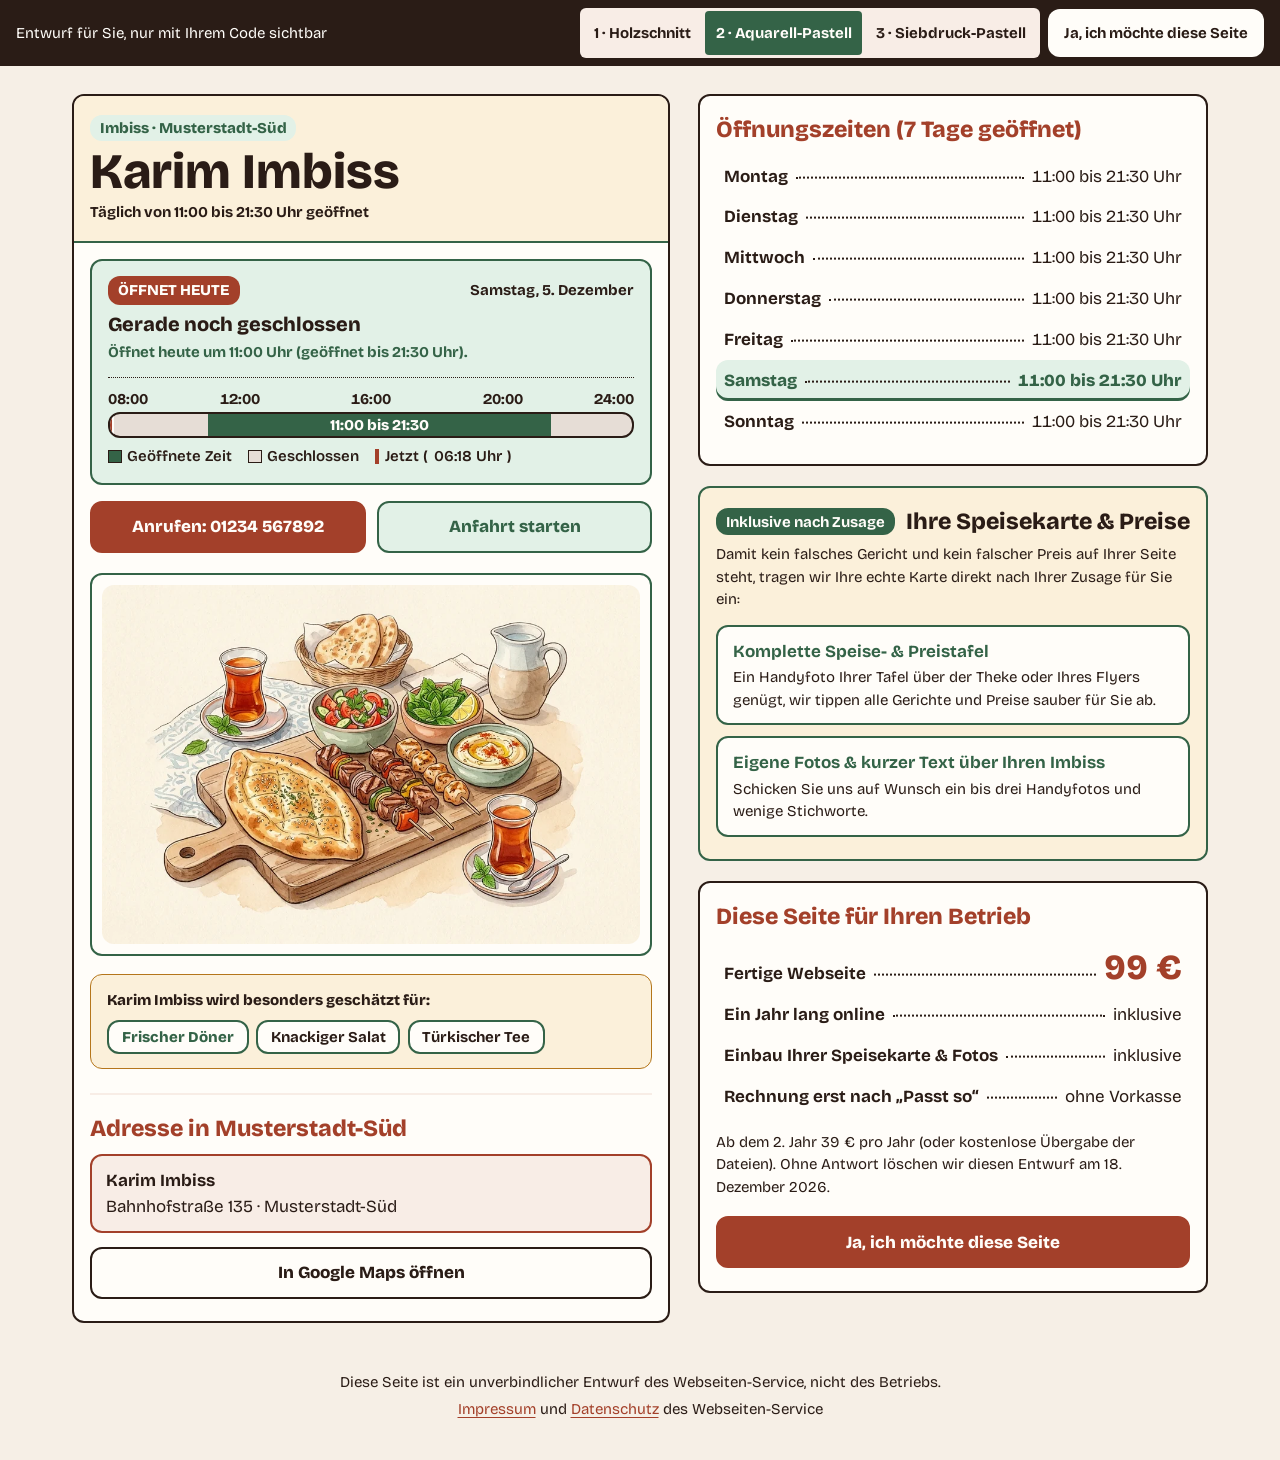
<file: Gegenentwurf_Gemini/karim-imbiss/index.html>
<!doctype html>
<!-- Herleitung (Gegenentwurf Gemini, 3 Varianten v1/v2/v3, echte Daten aus Google Maps, Stand 2026-11-22):
     v1: Klassisch-Handwerklich (Duotone-Holzschnitt + Sekundärfarbe Kräuter-Olivgrün)
     v2: Aquarell & Pastell (Pastell-Aquarell-Illustration + warmes Sand-/Minz-/Safran-Pastell)
     v3: Retro-Siebdruck & Mid-Century-Pastell (Mehrfarbiges Streetfood-Siebdruck-Plakat mit Safran-Gold & Minze) -->
<html lang="de" data-variante="v2">
<head>
<meta charset="utf-8">
<meta name="viewport" content="width=device-width, initial-scale=1">
<meta name="robots" content="noindex, nofollow">
<meta name="description" content="Entwurf einer Webseite für Karim Imbiss in Musterstadt-Süd: Öffnungszeiten, Telefon und Anfahrt.">
<title>Karim Imbiss, Musterstadt-Süd (Gegenentwurf Gemini)</title>
<link rel="stylesheet" href="style.css">
</head>
<body>

<div class="band" role="region" aria-label="Hinweis zum Entwurf">
  <p>Entwurf für Sie, nur mit Ihrem Code sichtbar</p>
  <div class="band-aktionen">
    <div class="stil-umschalter" role="group" aria-label="Design-Variante testen">
      <button type="button" data-set-var="v1">1 · Holzschnitt</button>
      <button type="button" data-set-var="v2" aria-pressed="true">2 · Aquarell-Pastell</button>
      <button type="button" data-set-var="v3">3 · Siebdruck-Pastell</button>
    </div>
    <a href="mailto:kontakt@example.org?subject=Ja%2C%20ich%20m%C3%B6chte%20diese%20Seite%20%28Code%20K3WD9PLA%29">Ja, ich möchte diese Seite</a>
  </div>
</div>

<main class="board-rahmen">
  <div class="board-grid">

    <!-- Linke Spalte: Plakat-Kopf, selbsterklärendes Live-Status-Dock, Illustration, Spezialitäten -->
    <div class="board-spalte board-spalte--links">
      <article class="plakat-karte">
        <header class="plakat-kopf">
          <p class="plakat-kategorie">Imbiss · Musterstadt-Süd</p>
          <h1>Karim Imbiss</h1>
          <p class="plakat-claim">Täglich von 11:00 bis 21:30 Uhr geöffnet</p>
        </header>

        <div class="status-karte" id="status-karte" aria-live="polite">
          <div class="status-kopf">
            <span class="status-badge" id="status-badge">Status</span>
            <span class="tagzeile" id="tag">Montag bis Sonntag</span>
          </div>
          <p class="jetzt" id="jetzt">Öffnungszeiten siehe unten</p>
          <p class="naechste-info" id="naechste-info"></p>

          <div class="zeitstrahl" id="leiste" style="--span:960" hidden>
            <div class="zeitstrahl__skala" aria-hidden="true">
              <span style="--a:0">08:00</span>
              <span style="--a:240">12:00</span>
              <span style="--a:480">16:00</span>
              <span style="--a:720">20:00</span>
              <span style="--a:960">24:00</span>
            </div>
            <div class="zeitstrahl__bahn" id="bahn" aria-hidden="true"></div>
            <div class="zeitstrahl__legende" aria-hidden="true">
              <span class="leg-item"><i class="leg-box leg-box--offen"></i> Geöffnete Zeit</span>
              <span class="leg-item"><i class="leg-box leg-box--zu"></i> Geschlossen</span>
              <span class="leg-item"><i class="leg-strich"></i> Jetzt (<span id="uhr-jetzt">--:--</span>)</span>
            </div>
          </div>
        </div>

        <div class="knoepfe">
          <a class="knopf knopf--voll" href="tel:+491234567892">Anrufen: 01234 567892</a>
          <a class="knopf knopf--sekundaer" href="https://www.google.com/maps/search/?api=1&query=Karim%20Imbiss%20Bahnhofstra%C3%9Fe%20135%20Musterstadt-Süd">Anfahrt starten</a>
        </div>

        <figure class="holzschnitt">
          <img id="illu-img" src="illustration_v2.webp" alt="Illustration mit frischem Sesam-Fladenbrot, Grillspießen, Salat und Teeglas" width="600" height="400" loading="eager">
        </figure>

        <div class="maps-themen" aria-label="Beliebte Spezialitäten">
          <p class="maps-themen__titel" id="marketing-titel">Karim Imbiss wird besonders geschätzt für:</p>
          <ul class="maps-themen__chips">
            <li><strong>Frischer Döner</strong></li>
            <li>Knackiger Salat</li>
            <li>Türkischer Tee</li>
          </ul>
        </div>

        <section class="standort" aria-labelledby="h-adr">
          <h2 id="h-adr">Adresse in Musterstadt-Süd</h2>
          <address class="adresse-kasten">
            <strong>Karim Imbiss</strong><br>
            Bahnhofstraße 135 · Musterstadt-Süd
          </address>
          <a class="knopf knopf--rand knopf--kompakt" href="https://www.google.com/maps/search/?api=1&query=Karim%20Imbiss%20Bahnhofstra%C3%9Fe%20135%20Musterstadt-Süd">In Google Maps öffnen</a>
        </section>
      </article>
    </div>

    <!-- Rechte Spalte: 7-Tage-Tafel, Speisekarten-Einbau, 99-€-Angebot -->
    <div class="board-spalte board-spalte--rechts">
      <section class="modul" aria-labelledby="h-zeiten">
        <h2 id="h-zeiten">Öffnungszeiten (7 Tage geöffnet)</h2>
        <dl class="karte">
          <div data-tag="1"><dt>Montag</dt><dd>11:00 bis 21:30 Uhr</dd></div>
          <div data-tag="2"><dt>Dienstag</dt><dd>11:00 bis 21:30 Uhr</dd></div>
          <div data-tag="3"><dt>Mittwoch</dt><dd>11:00 bis 21:30 Uhr</dd></div>
          <div data-tag="4"><dt>Donnerstag</dt><dd>11:00 bis 21:30 Uhr</dd></div>
          <div data-tag="5"><dt>Freitag</dt><dd>11:00 bis 21:30 Uhr</dd></div>
          <div data-tag="6"><dt>Samstag</dt><dd>11:00 bis 21:30 Uhr</dd></div>
          <div data-tag="0"><dt>Sonntag</dt><dd>11:00 bis 21:30 Uhr</dd></div>
        </dl>
      </section>

      <section class="modul ausbau-modul" aria-labelledby="h-ausbau">
        <div class="modul-kopf">
          <span class="stempel">Inklusive nach Zusage</span>
          <h2 id="h-ausbau">Ihre Speisekarte &amp; Preise</h2>
        </div>
        <p class="modul-text">Damit kein falsches Gericht und kein falscher Preis auf Ihrer Seite steht, tragen wir Ihre echte Karte direkt nach Ihrer Zusage für Sie ein:</p>
        <div class="ausbau-kacheln">
          <div class="platzhalter">
            <strong>Komplette Speise- &amp; Preistafel</strong>
            <p>Ein Handyfoto Ihrer Tafel über der Theke oder Ihres Flyers genügt, wir tippen alle Gerichte und Preise sauber für Sie ab.</p>
          </div>
          <div class="platzhalter">
            <strong>Eigene Fotos &amp; kurzer Text über Ihren Imbiss</strong>
            <p>Schicken Sie uns auf Wunsch ein bis drei Handyfotos und wenige Stichworte.</p>
          </div>
        </div>
      </section>

      <section class="modul angebot-modul" aria-labelledby="h-ang">
        <h2 id="h-ang">Diese Seite für Ihren Betrieb</h2>
        <dl class="karte">
          <div class="summe"><dt>Fertige Webseite</dt><dd>99 €</dd></div>
          <div><dt>Ein Jahr lang online</dt><dd>inklusive</dd></div>
          <div><dt>Einbau Ihrer Speisekarte &amp; Fotos</dt><dd>inklusive</dd></div>
          <div><dt>Rechnung erst nach „Passt so“</dt><dd>ohne Vorkasse</dd></div>
        </dl>
        <p class="hinweis">Ab dem 2. Jahr 39 € pro Jahr (oder kostenlose Übergabe der Dateien). Ohne Antwort löschen wir diesen Entwurf am 18. Dezember 2026.</p>
        <a class="knopf knopf--voll" href="mailto:kontakt@example.org?subject=Ja%2C%20ich%20m%C3%B6chte%20diese%20Seite%20%28Code%20K3WD9PLA%29">Ja, ich möchte diese Seite</a>
      </section>
    </div>

  </div>
</main>

<footer class="fuss">
  <p>Diese Seite ist ein unverbindlicher Entwurf des Webseiten-Service, nicht des Betriebs.</p>
  <p><a href="#">Impressum</a> und <a href="#">Datenschutz</a> des Webseiten-Service</p>
</footer>

<script>
(function () {
  var namen = ["Sonntag","Montag","Dienstag","Mittwoch","Donnerstag","Freitag","Samstag"];
  var monate = ["Januar","Februar","März","April","Mai","Juni","Juli","August","September","Oktober","November","Dezember"];
  var kurz = {Sun:0, Mon:1, Tue:2, Wed:3, Thu:4, Fri:5, Sat:6};
  var base = 480, span = 960; // 08:00 bis 24:00 Uhr
  var z = {"1": [["11:00", "21:30"]], "2": [["11:00", "21:30"]], "3": [["11:00", "21:30"]], "4": [["11:00", "21:30"]], "5": [["11:00", "21:30"]], "6": [["11:00", "21:30"]], "0": [["11:00", "21:30"]]};
  var marketingTexte = {
    v1: "Karim Imbiss wird besonders geschätzt für:",
    v2: "Bei unseren Gästen besonders beliebt:",
    v3: "Hier kommen Gäste gerne für:"
  };

  var params = new URLSearchParams(window.location.search);
  var simTag = params.get("simTag");
  var simZeit = params.get("simZeit");

  function setVariante(v) {
    if (!["v1","v2","v3"].includes(v)) v = "v2";
    document.documentElement.setAttribute("data-variante", v);
    var img = document.getElementById("illu-img");
    img.src = v === "v1" ? "illustration.webp" : ("illustration_" + v + ".webp");
    document.getElementById("marketing-titel").textContent = marketingTexte[v];
    Array.prototype.forEach.call(document.querySelectorAll("[data-set-var]"), function (b) {
      b.setAttribute("aria-pressed", b.getAttribute("data-set-var") === v ? "true" : "false");
    });
  }
  if (params.get("variante")) setVariante(params.get("variante"));
  Array.prototype.forEach.call(document.querySelectorAll("[data-set-var]"), function (b) {
    b.onclick = function () { setVariante(b.getAttribute("data-set-var")); };
  });

  var fmt = new Intl.DateTimeFormat("en-US", {timeZone: "Europe/Berlin", year: "numeric", month: "numeric", day: "numeric", weekday: "short", hour: "numeric", minute: "numeric", hourCycle: "h23"});
  function berlin(jetzt) {
    if (simTag !== null && simZeit) {
      var sp = simZeit.split(":");
      return {j: 2026, mo: 11, d: 22, t: +simTag, m: (+sp[0]) * 60 + (+sp[1]), uhr: simZeit};
    }
    var w = {};
    fmt.formatToParts(jetzt).forEach(function (p) { w[p.type] = p.value; });
    var hh = String(+w.hour % 24).padStart(2, "0");
    var mm = String(+w.minute).padStart(2, "0");
    return {j: +w.year, mo: +w.month, d: +w.day, t: kurz[w.weekday], m: (+w.hour % 24) * 60 + +w.minute, uhr: hh + ":" + mm};
  }
  function min(s) { var p = s.split(":"); return +p[0] * 60 + +p[1]; }
  function findeNaechsteOeffnung(t) {
    var n = 1;
    while (n <= 7 && !z[(t + n) % 7].length) n++;
    var zielTag = (t + n) % 7;
    var fenster = z[zielTag][0];
    var tagWort = n === 1 ? ("morgen (" + namen[zielTag] + ")") : ("am " + namen[zielTag]);
    return {tagWort: tagWort, tagName: namen[zielTag], von: fenster[0], bis: fenster[1]};
  }

  function zeige() {
    var b = berlin(new Date()), t = b.t, m = b.m, heute = z[t];
    var badge = document.getElementById("status-badge");
    var jetztEl = document.getElementById("jetzt");
    var naechsteEl = document.getElementById("naechste-info");
    var karteEl = document.getElementById("status-karte");
    var leiste = document.getElementById("leiste");
    var bahn = document.getElementById("bahn");

    document.getElementById("tag").textContent = namen[t] + ", " + b.d + ". " + monate[b.mo - 1];
    document.getElementById("uhr-jetzt").textContent = b.uhr + " Uhr";

    var offen = heute.filter(function (f) { return m >= min(f[0]) && m < min(f[1]); })[0];
    var spaeterHeute = heute.filter(function (f) { return m < min(f[0]); })[0];
    if (offen) {
      badge.textContent = "JETZT GEÖFFNET";
      badge.className = "status-badge status-badge--offen";
      karteEl.setAttribute("data-status", "offen");
      jetztEl.textContent = "Heute noch bis " + offen[1] + " Uhr für Sie geöffnet";
      naechsteEl.textContent = "Heutige Öffnungszeit: " + offen[0] + " bis " + offen[1] + " Uhr";
      naechsteEl.hidden = false;
    } else if (spaeterHeute) {
      badge.textContent = "ÖFFNET HEUTE";
      badge.className = "status-badge status-badge--bald";
      karteEl.setAttribute("data-status", "bald");
      jetztEl.textContent = "Gerade noch geschlossen";
      naechsteEl.textContent = "Öffnet heute um " + spaeterHeute[0] + " Uhr (geöffnet bis " + spaeterHeute[1] + " Uhr).";
      naechsteEl.hidden = false;
    } else {
      var morgenInfo = findeNaechsteOeffnung(t);
      badge.textContent = "FEIERABEND";
      badge.className = "status-badge status-badge--zu";
      karteEl.setAttribute("data-status", "zu");
      jetztEl.textContent = "Heute bereits geschlossen (war bis " + heute[heute.length - 1][1] + " Uhr offen)";
      naechsteEl.textContent = "Öffnet wieder " + morgenInfo.tagWort + " um " + morgenInfo.von + " Uhr.";
      naechsteEl.hidden = false;
    }

    bahn.textContent = "";
    heute.forEach(function (f) {
      var i = document.createElement("i");
      var start = Math.max(0, min(f[0]) - base);
      var ende = Math.min(span, min(f[1]) - base);
      i.style.setProperty("--a", start);
      i.style.setProperty("--b", ende);
      i.textContent = f[0] + " bis " + f[1];
      bahn.appendChild(i);
    });
    var pos = Math.max(0, Math.min(span, m - base));
    var s = document.createElement("b");
    s.style.setProperty("--a", pos);
    bahn.appendChild(s);
    leiste.hidden = false;

    Array.prototype.forEach.call(document.querySelectorAll(".karte div[data-tag]"), function (r) {
      var ja = r.getAttribute("data-tag") == t;
      r.className = ja ? "heute" : "";
      if (ja) r.setAttribute("aria-current", "date"); else r.removeAttribute("aria-current");
    });
  }
  zeige();
  setInterval(zeige, 30000);
  document.addEventListener("visibilitychange", function () { if (!document.hidden) zeige(); });
})();
</script>
</body>
</html>
</file>
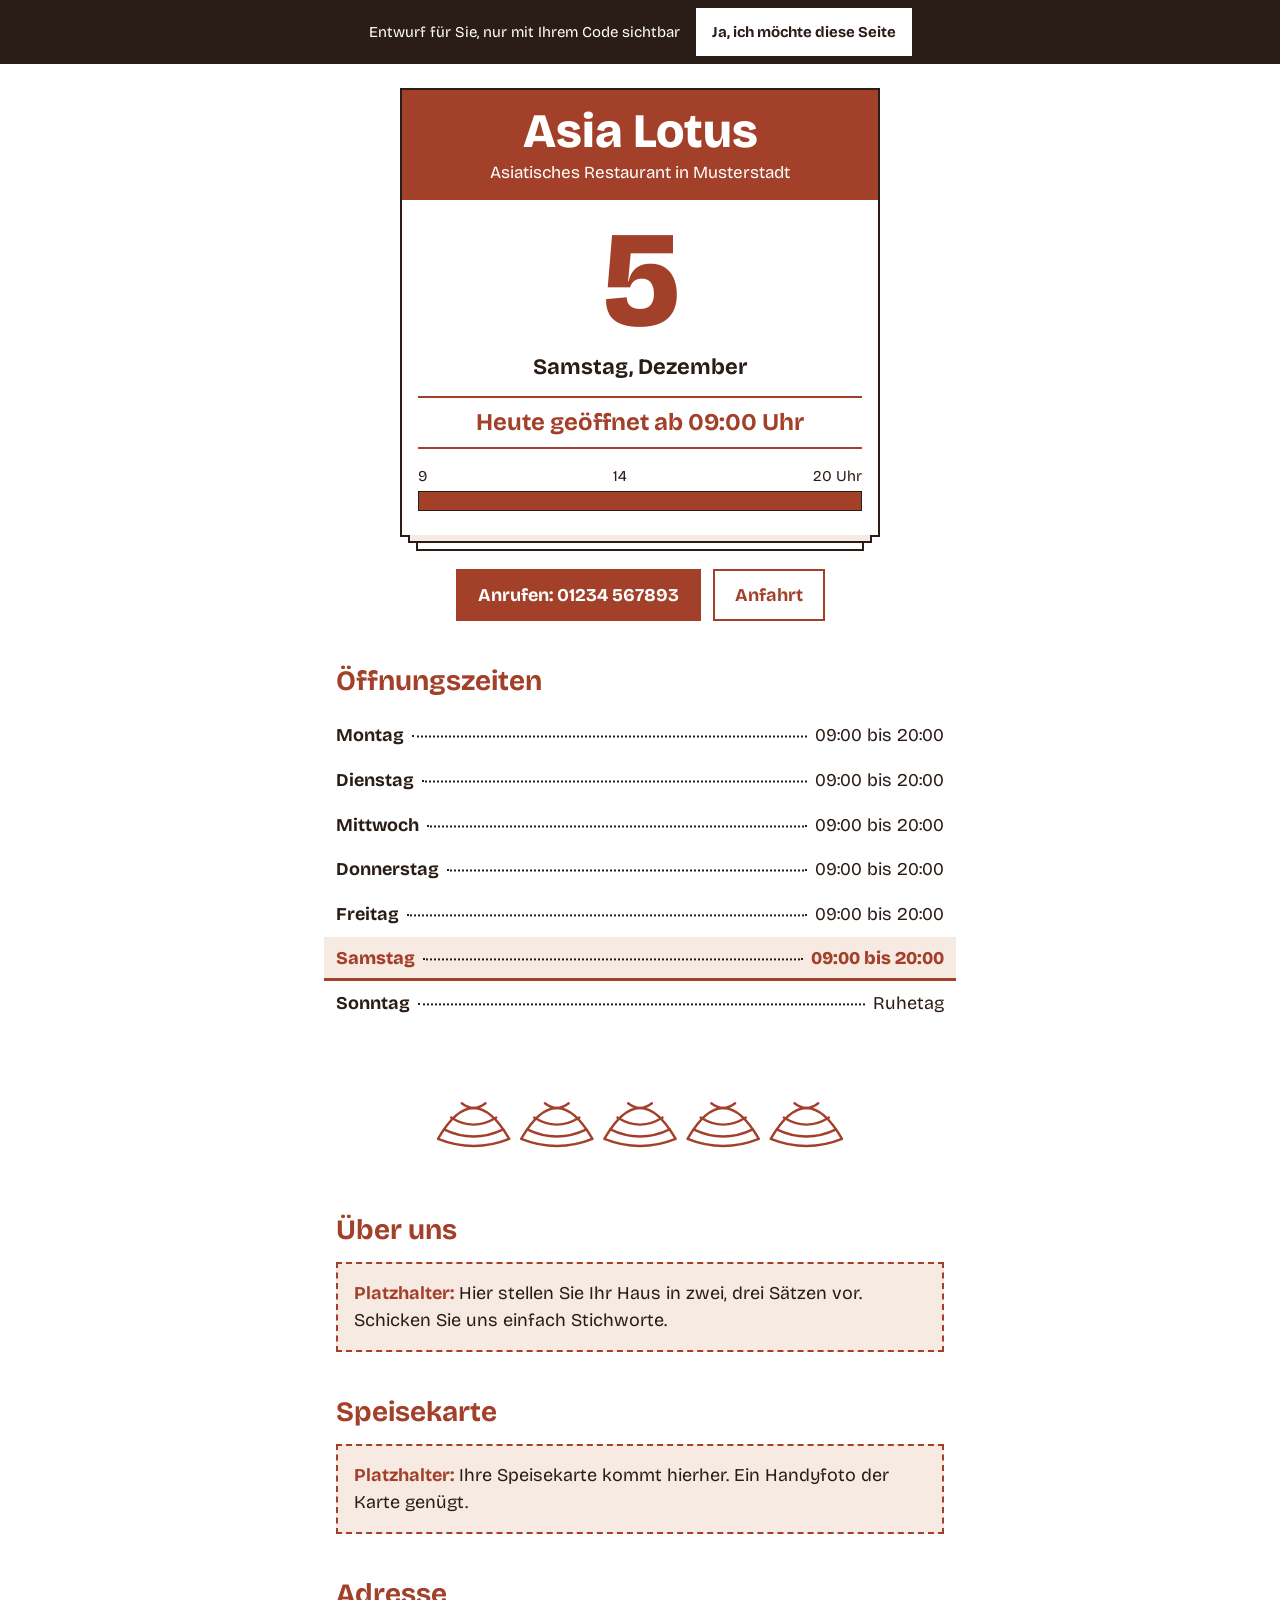
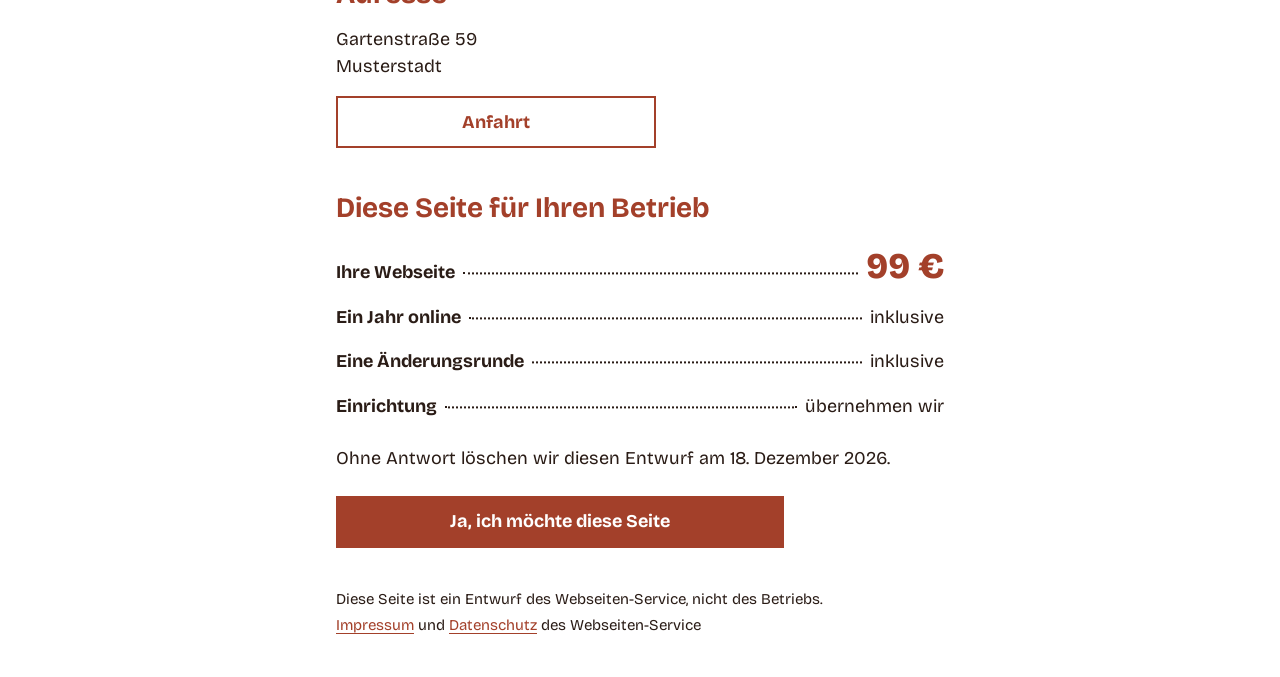
<file: Test_echte_Betriebe/asia-nguyen/index.html>
<!doctype html>
<!-- Herleitung (Test an echten Daten aus Google Maps, Stand 2026-11-19): Kegelhut (Nón lá) in Reihe, weil Küche vietnamesisch/asiatisch; Anrufen zuerst, weil Gäste das Telefon nennen; Familie ziegel. Zeitlogik nach Zweitmeinung Codex korrigiert (2026-11-20). Familie und Schrift aus WS-34/35, Muster gezeichnet (WS-31). -->
<html lang="de">
<head>
<meta charset="utf-8">
<meta name="viewport" content="width=device-width, initial-scale=1">
<meta name="robots" content="noindex, nofollow">
<meta name="description" content="Entwurf einer Webseite für Asia Lotus in Musterstadt: Öffnungszeiten, Telefon und Anfahrt.">
<title>Asia Lotus, Musterstadt (Entwurf)</title>
<link rel="stylesheet" href="style.css">
</head>
<body>

<div class="band" role="region" aria-label="Hinweis zum Entwurf">
  <p>Entwurf für Sie, nur mit Ihrem Code sichtbar</p>
  <a href="mailto:kontakt@example.org?subject=Ja%2C%20ich%20m%C3%B6chte%20diese%20Seite%20%28Code%20N4QX7HWC%29">Ja, ich möchte diese Seite</a>
</div>

<main class="wrap">
  <article class="blatt">
    <div class="blatt__alt" aria-hidden="true"><span id="gestern"></span></div>
    <header class="blatt__kopf">
      <h1>Asia Lotus</h1>
      <p class="ort">Asiatisches Restaurant in Musterstadt</p>
    </header>
    <div class="blatt__koerper">
      <p class="zahl" id="zahl">Heute</p>
      <p class="tagzeile" id="tag">Zeiten siehe unten</p>
      <p class="jetzt" id="jetzt">Öffnungszeiten stehen weiter unten</p>
      <div class="leiste" id="leiste" style="--span:660" hidden>
        <span class="leiste__skala" aria-hidden="true"><span style="--a:0">9</span><span style="--a:300">14</span><span style="--a:660">20 Uhr</span></span>
        <span class="leiste__bahn" id="bahn" aria-hidden="true"></span>
      </div>
    </div>
  </article>

  <div class="knoepfe">
    <a class="knopf knopf--voll" href="tel:+491234567893">Anrufen: 01234 567893</a>
    <a class="knopf knopf--rand" href="https://www.google.com/maps/search/?api=1&query=Asia%20Lotus%20Gartenstra%C3%9Fe%2059%20Musterstadt">Anfahrt</a>
  </div>

  <section aria-labelledby="h-zeiten">
    <h2 id="h-zeiten">Öffnungszeiten</h2>
    <dl class="karte">
      <div data-tag="1"><dt>Montag</dt><dd>09:00 bis 20:00</dd></div>
      <div data-tag="2"><dt>Dienstag</dt><dd>09:00 bis 20:00</dd></div>
      <div data-tag="3"><dt>Mittwoch</dt><dd>09:00 bis 20:00</dd></div>
      <div data-tag="4"><dt>Donnerstag</dt><dd>09:00 bis 20:00</dd></div>
      <div data-tag="5"><dt>Freitag</dt><dd>09:00 bis 20:00</dd></div>
      <div data-tag="6"><dt>Samstag</dt><dd>09:00 bis 20:00</dd></div>
      <div data-tag="0"><dt>Sonntag</dt><dd>Ruhetag</dd></div>
    </dl>
  </section>

  <div class="muster" aria-hidden="true">
    <svg viewBox="0 0 350 84" focusable="false"><path class="m" d="M5 58 Q35 6 65 58 Q35 70 5 58 Z"/><path class="m" d="M16 40 Q35 52 54 40 M10 50 Q35 62 60 50 M25 28 Q35 36 45 28"/><path class="m" d="M75 58 Q105 6 135 58 Q105 70 75 58 Z"/><path class="m" d="M86 40 Q105 52 124 40 M80 50 Q105 62 130 50 M95 28 Q105 36 115 28"/><path class="m" d="M145 58 Q175 6 205 58 Q175 70 145 58 Z"/><path class="m" d="M156 40 Q175 52 194 40 M150 50 Q175 62 200 50 M165 28 Q175 36 185 28"/><path class="m" d="M215 58 Q245 6 275 58 Q245 70 215 58 Z"/><path class="m" d="M226 40 Q245 52 264 40 M220 50 Q245 62 270 50 M235 28 Q245 36 255 28"/><path class="m" d="M285 58 Q315 6 345 58 Q315 70 285 58 Z"/><path class="m" d="M296 40 Q315 52 334 40 M290 50 Q315 62 340 50 M305 28 Q315 36 325 28"/></svg>
  </div>

  <section aria-labelledby="h-vor">
    <h2 id="h-vor">Über uns</h2>
    <p class="platzhalter"><strong>Platzhalter:</strong> Hier stellen Sie Ihr Haus in zwei, drei Sätzen vor. Schicken Sie uns einfach Stichworte.</p>
  </section>

  <section aria-labelledby="h-speise">
    <h2 id="h-speise">Speisekarte</h2>
    <p class="platzhalter"><strong>Platzhalter:</strong> Ihre Speisekarte kommt hierher. Ein Handyfoto der Karte genügt.</p>
  </section>

  <section aria-labelledby="h-adr">
    <h2 id="h-adr">Adresse</h2>
    <p>Gartenstraße 59<br>Musterstadt</p>
    <a class="knopf knopf--rand" href="https://www.google.com/maps/search/?api=1&query=Asia%20Lotus%20Gartenstra%C3%9Fe%2059%20Musterstadt">Anfahrt</a>
  </section>

  <section class="angebot" aria-labelledby="h-ang">
    <h2 id="h-ang">Diese Seite für Ihren Betrieb</h2>
    <dl class="karte">
      <div class="summe"><dt>Ihre Webseite</dt><dd>99 €</dd></div>
      <div><dt>Ein Jahr online</dt><dd>inklusive</dd></div>
      <div><dt>Eine Änderungsrunde</dt><dd>inklusive</dd></div>
      <div><dt>Einrichtung</dt><dd>übernehmen wir</dd></div>
    </dl>
    <p class="loesch">Ohne Antwort löschen wir diesen Entwurf am 18. Dezember 2026.</p>
    <a class="knopf knopf--voll" href="mailto:kontakt@example.org?subject=Ja%2C%20ich%20m%C3%B6chte%20diese%20Seite%20%28Code%20N4QX7HWC%29">Ja, ich möchte diese Seite</a>
  </section>
</main>

<footer class="fuss">
  <p>Diese Seite ist ein Entwurf des Webseiten-Service, nicht des Betriebs.</p>
  <p><a href="#">Impressum</a> und <a href="#">Datenschutz</a> des Webseiten-Service</p>
</footer>

<script>
(function () {
  var namen = ["Sonntag","Montag","Dienstag","Mittwoch","Donnerstag","Freitag","Samstag"];
  var monate = ["Januar","Februar","März","April","Mai","Juni","Juli","August","September","Oktober","November","Dezember"];
  var kurz = {Sun:0, Mon:1, Tue:2, Wed:3, Thu:4, Fri:5, Sat:6};
  var base = 540, span = 660;
  var z = {"1": [["09:00", "20:00"]], "2": [["09:00", "20:00"]], "3": [["09:00", "20:00"]], "4": [["09:00", "20:00"]], "5": [["09:00", "20:00"]], "6": [["09:00", "20:00"]], "0": []};
  var fmt = new Intl.DateTimeFormat("en-US", {timeZone: "Europe/Berlin", year: "numeric", month: "numeric", day: "numeric", weekday: "short", hour: "numeric", minute: "numeric", hourCycle: "h23"});
  function berlin(jetzt) {
    var w = {};
    fmt.formatToParts(jetzt).forEach(function (p) { w[p.type] = p.value; });
    return {j: +w.year, mo: +w.month, d: +w.day, t: kurz[w.weekday], m: (+w.hour % 24) * 60 + +w.minute};
  }
  function min(s) { var p = s.split(":"); return +p[0] * 60 + +p[1]; }
  function zeige() {
    var b = berlin(new Date()), t = b.t, m = b.m, heute = z[t], txt;
    if (!heute.length) {
      var n = 1; while (n < 7 && !z[(t + n) % 7].length) n++;
      txt = "Heute Ruhetag, wieder offen am " + namen[(t + n) % 7];
    } else {
      var offen = heute.filter(function (f) { return m >= min(f[0]) && m < min(f[1]); })[0];
      var naechst = heute.filter(function (f) { return m < min(f[0]); })[0];
      if (offen) txt = "Jetzt geöffnet bis " + offen[1] + " Uhr";
      else if (naechst) txt = "Heute geöffnet ab " + naechst[0] + " Uhr";
      else txt = "Heute schon geschlossen";
    }
    var zahl = document.getElementById("zahl");
    zahl.textContent = b.d; zahl.className = "zahl zahl--tag";
    document.getElementById("gestern").textContent = new Date(Date.UTC(b.j, b.mo - 1, b.d - 1)).getUTCDate();
    document.getElementById("tag").textContent = namen[t] + ", " + monate[b.mo - 1];
    document.getElementById("jetzt").textContent = txt;
    var bahn = document.getElementById("bahn"), leiste = document.getElementById("leiste");
    bahn.textContent = "";
    heute.forEach(function (f) {
      var i = document.createElement("i");
      i.style.setProperty("--a", min(f[0]) - base); i.style.setProperty("--b", min(f[1]) - base);
      bahn.appendChild(i);
    });
    if (heute.length && m >= base && m <= base + span) { var s = document.createElement("b"); s.style.setProperty("--a", m - base); bahn.appendChild(s); }
    leiste.hidden = !heute.length;
    Array.prototype.forEach.call(document.querySelectorAll(".karte div[data-tag]"), function (r) {
      var ja = r.getAttribute("data-tag") == t;
      r.className = ja ? "heute" : "";
      if (ja) r.setAttribute("aria-current", "date"); else r.removeAttribute("aria-current");
    });
  }
  zeige();
  setInterval(zeige, 30000);
  document.addEventListener("visibilitychange", function () { if (!document.hidden) zeige(); });
})();
</script>
</body>
</html>
</file>
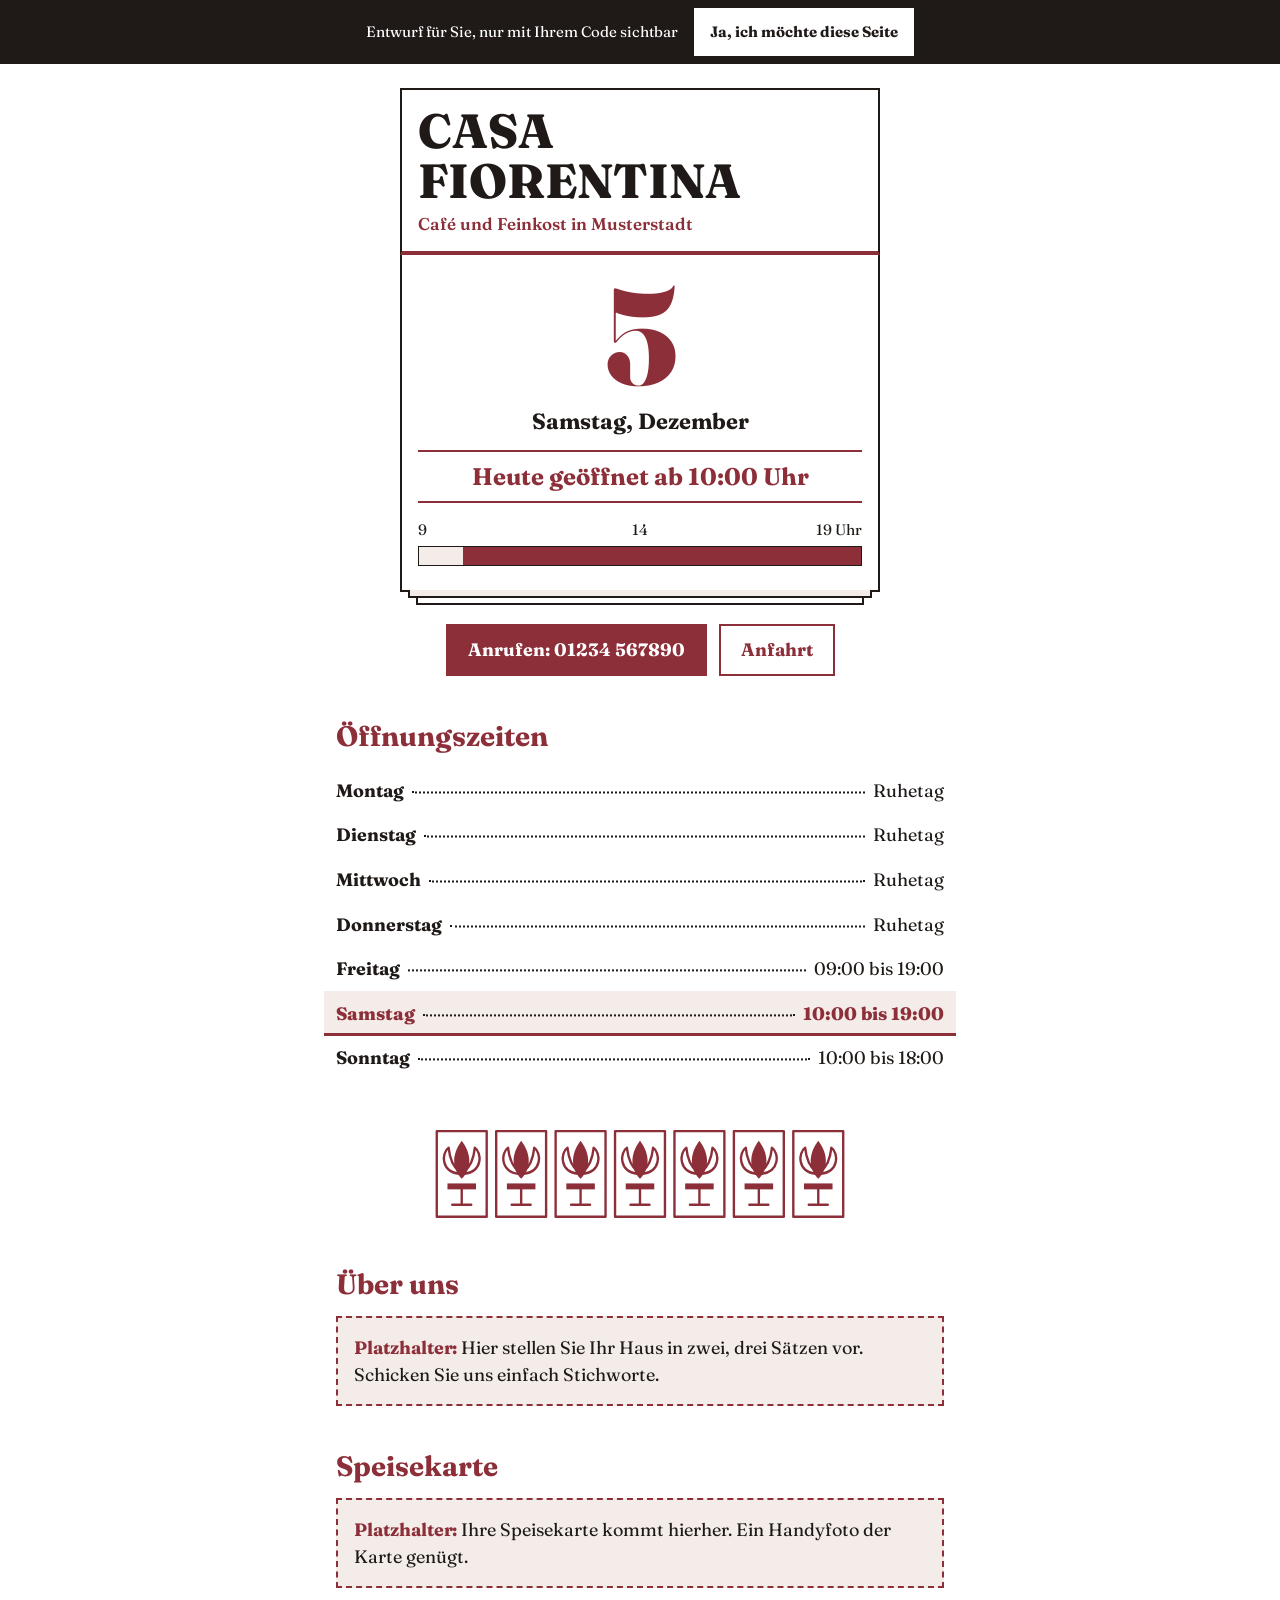
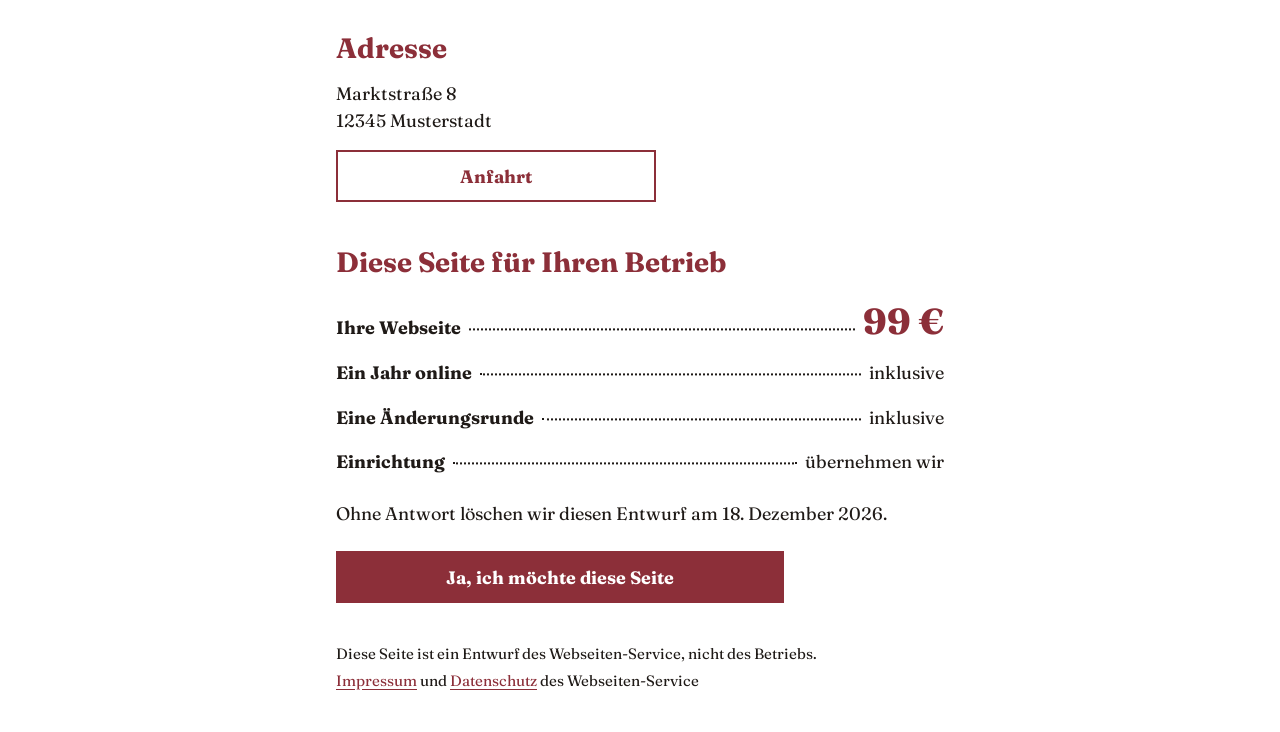
<file: Test_echte_Betriebe/casa-florentina/index.html>
<!doctype html>
<!-- Herleitung (Test an echten Daten aus Google Maps, Stand 2026-11-19): Fliesenband mit Lilie: Casa Fiorentina = Haus aus Florenz, Rezensionen nennen Wein, Panini, Feinkost; Familie weinrot, Fraunces; Name linksbündig auf Grund. Zeitlogik nach Zweitmeinung Codex korrigiert (2026-11-20). Familie und Schrift aus WS-34/35, Muster gezeichnet (WS-31). -->
<html lang="de">
<head>
<meta charset="utf-8">
<meta name="viewport" content="width=device-width, initial-scale=1">
<meta name="robots" content="noindex, nofollow">
<meta name="description" content="Entwurf einer Webseite für CASA FIORENTINA in Musterstadt: Öffnungszeiten, Telefon und Anfahrt.">
<title>CASA FIORENTINA, Musterstadt (Entwurf)</title>
<link rel="stylesheet" href="style.css">
</head>
<body>

<div class="band" role="region" aria-label="Hinweis zum Entwurf">
  <p>Entwurf für Sie, nur mit Ihrem Code sichtbar</p>
  <a href="mailto:kontakt@example.org?subject=Ja%2C%20ich%20m%C3%B6chte%20diese%20Seite%20%28Code%20C2NJ8YRQ%29">Ja, ich möchte diese Seite</a>
</div>

<main class="wrap">
  <article class="blatt">
    <div class="blatt__alt" aria-hidden="true"><span id="gestern"></span></div>
    <header class="blatt__kopf blatt__kopf--grund">
      <h1>CASA FIORENTINA</h1>
      <p class="ort">Café und Feinkost in Musterstadt</p>
    </header>
    <div class="blatt__koerper">
      <p class="zahl" id="zahl">Heute</p>
      <p class="tagzeile" id="tag">Zeiten siehe unten</p>
      <p class="jetzt" id="jetzt">Öffnungszeiten stehen weiter unten</p>
      <div class="leiste" id="leiste" style="--span:600" hidden>
        <span class="leiste__skala" aria-hidden="true"><span style="--a:0">9</span><span style="--a:300">14</span><span style="--a:600">19 Uhr</span></span>
        <span class="leiste__bahn" id="bahn" aria-hidden="true"></span>
      </div>
    </div>
  </article>

  <div class="knoepfe">
    <a class="knopf knopf--voll" href="tel:+491234567890">Anrufen: 01234 567890</a>
    <a class="knopf knopf--rand" href="https://www.google.com/maps/search/?api=1&query=CASA%20FLORENTINA%20Marktstra%C3%9Fe%208%2012345%20Musterstadt">Anfahrt</a>
  </div>

  <section aria-labelledby="h-zeiten">
    <h2 id="h-zeiten">Öffnungszeiten</h2>
    <dl class="karte">
      <div data-tag="1"><dt>Montag</dt><dd>Ruhetag</dd></div>
      <div data-tag="2"><dt>Dienstag</dt><dd>Ruhetag</dd></div>
      <div data-tag="3"><dt>Mittwoch</dt><dd>Ruhetag</dd></div>
      <div data-tag="4"><dt>Donnerstag</dt><dd>Ruhetag</dd></div>
      <div data-tag="5"><dt>Freitag</dt><dd>09:00 bis 19:00</dd></div>
      <div data-tag="6"><dt>Samstag</dt><dd>10:00 bis 19:00</dd></div>
      <div data-tag="0"><dt>Sonntag</dt><dd>10:00 bis 18:00</dd></div>
    </dl>
  </section>

  <div class="muster" aria-hidden="true">
    <svg viewBox="0 0 350 84" focusable="false"><rect class="m" x="4" y="6" width="42" height="72"/><path class="mf" d="M25 14 C34 26 33 38 25 46 C17 38 16 26 25 14 Z"/><path class="m" d="M23 42 C7 40 8 24 14 20 C15 30 18 36 23 40"/><path class="m" d="M27 42 C43 40 42 24 36 20 C35 30 32 36 27 40"/><path class="mf" d="M13 50 H37 V55 H13 Z"/><path class="m" d="M25 55 V68 M17 68 H33"/><rect class="m" x="54" y="6" width="42" height="72"/><path class="mf" d="M75 14 C84 26 83 38 75 46 C67 38 66 26 75 14 Z"/><path class="m" d="M73 42 C57 40 58 24 64 20 C65 30 68 36 73 40"/><path class="m" d="M77 42 C93 40 92 24 86 20 C85 30 82 36 77 40"/><path class="mf" d="M63 50 H87 V55 H63 Z"/><path class="m" d="M75 55 V68 M67 68 H83"/><rect class="m" x="104" y="6" width="42" height="72"/><path class="mf" d="M125 14 C134 26 133 38 125 46 C117 38 116 26 125 14 Z"/><path class="m" d="M123 42 C107 40 108 24 114 20 C115 30 118 36 123 40"/><path class="m" d="M127 42 C143 40 142 24 136 20 C135 30 132 36 127 40"/><path class="mf" d="M113 50 H137 V55 H113 Z"/><path class="m" d="M125 55 V68 M117 68 H133"/><rect class="m" x="154" y="6" width="42" height="72"/><path class="mf" d="M175 14 C184 26 183 38 175 46 C167 38 166 26 175 14 Z"/><path class="m" d="M173 42 C157 40 158 24 164 20 C165 30 168 36 173 40"/><path class="m" d="M177 42 C193 40 192 24 186 20 C185 30 182 36 177 40"/><path class="mf" d="M163 50 H187 V55 H163 Z"/><path class="m" d="M175 55 V68 M167 68 H183"/><rect class="m" x="204" y="6" width="42" height="72"/><path class="mf" d="M225 14 C234 26 233 38 225 46 C217 38 216 26 225 14 Z"/><path class="m" d="M223 42 C207 40 208 24 214 20 C215 30 218 36 223 40"/><path class="m" d="M227 42 C243 40 242 24 236 20 C235 30 232 36 227 40"/><path class="mf" d="M213 50 H237 V55 H213 Z"/><path class="m" d="M225 55 V68 M217 68 H233"/><rect class="m" x="254" y="6" width="42" height="72"/><path class="mf" d="M275 14 C284 26 283 38 275 46 C267 38 266 26 275 14 Z"/><path class="m" d="M273 42 C257 40 258 24 264 20 C265 30 268 36 273 40"/><path class="m" d="M277 42 C293 40 292 24 286 20 C285 30 282 36 277 40"/><path class="mf" d="M263 50 H287 V55 H263 Z"/><path class="m" d="M275 55 V68 M267 68 H283"/><rect class="m" x="304" y="6" width="42" height="72"/><path class="mf" d="M325 14 C334 26 333 38 325 46 C317 38 316 26 325 14 Z"/><path class="m" d="M323 42 C307 40 308 24 314 20 C315 30 318 36 323 40"/><path class="m" d="M327 42 C343 40 342 24 336 20 C335 30 332 36 327 40"/><path class="mf" d="M313 50 H337 V55 H313 Z"/><path class="m" d="M325 55 V68 M317 68 H333"/></svg>
  </div>

  <section aria-labelledby="h-vor">
    <h2 id="h-vor">Über uns</h2>
    <p class="platzhalter"><strong>Platzhalter:</strong> Hier stellen Sie Ihr Haus in zwei, drei Sätzen vor. Schicken Sie uns einfach Stichworte.</p>
  </section>

  <section aria-labelledby="h-speise">
    <h2 id="h-speise">Speisekarte</h2>
    <p class="platzhalter"><strong>Platzhalter:</strong> Ihre Speisekarte kommt hierher. Ein Handyfoto der Karte genügt.</p>
  </section>

  <section aria-labelledby="h-adr">
    <h2 id="h-adr">Adresse</h2>
    <p>Marktstraße 8<br>12345 Musterstadt</p>
    <a class="knopf knopf--rand" href="https://www.google.com/maps/search/?api=1&query=CASA%20FLORENTINA%20Marktstra%C3%9Fe%208%2012345%20Musterstadt">Anfahrt</a>
  </section>

  <section class="angebot" aria-labelledby="h-ang">
    <h2 id="h-ang">Diese Seite für Ihren Betrieb</h2>
    <dl class="karte">
      <div class="summe"><dt>Ihre Webseite</dt><dd>99 €</dd></div>
      <div><dt>Ein Jahr online</dt><dd>inklusive</dd></div>
      <div><dt>Eine Änderungsrunde</dt><dd>inklusive</dd></div>
      <div><dt>Einrichtung</dt><dd>übernehmen wir</dd></div>
    </dl>
    <p class="loesch">Ohne Antwort löschen wir diesen Entwurf am 18. Dezember 2026.</p>
    <a class="knopf knopf--voll" href="mailto:kontakt@example.org?subject=Ja%2C%20ich%20m%C3%B6chte%20diese%20Seite%20%28Code%20C2NJ8YRQ%29">Ja, ich möchte diese Seite</a>
  </section>
</main>

<footer class="fuss">
  <p>Diese Seite ist ein Entwurf des Webseiten-Service, nicht des Betriebs.</p>
  <p><a href="#">Impressum</a> und <a href="#">Datenschutz</a> des Webseiten-Service</p>
</footer>

<script>
(function () {
  var namen = ["Sonntag","Montag","Dienstag","Mittwoch","Donnerstag","Freitag","Samstag"];
  var monate = ["Januar","Februar","März","April","Mai","Juni","Juli","August","September","Oktober","November","Dezember"];
  var kurz = {Sun:0, Mon:1, Tue:2, Wed:3, Thu:4, Fri:5, Sat:6};
  var base = 540, span = 600;
  var z = {"1": [], "2": [], "3": [], "4": [], "5": [["09:00", "19:00"]], "6": [["10:00", "19:00"]], "0": [["10:00", "18:00"]]};
  var fmt = new Intl.DateTimeFormat("en-US", {timeZone: "Europe/Berlin", year: "numeric", month: "numeric", day: "numeric", weekday: "short", hour: "numeric", minute: "numeric", hourCycle: "h23"});
  function berlin(jetzt) {
    var w = {};
    fmt.formatToParts(jetzt).forEach(function (p) { w[p.type] = p.value; });
    return {j: +w.year, mo: +w.month, d: +w.day, t: kurz[w.weekday], m: (+w.hour % 24) * 60 + +w.minute};
  }
  function min(s) { var p = s.split(":"); return +p[0] * 60 + +p[1]; }
  function zeige() {
    var b = berlin(new Date()), t = b.t, m = b.m, heute = z[t], txt;
    if (!heute.length) {
      var n = 1; while (n < 7 && !z[(t + n) % 7].length) n++;
      txt = "Heute Ruhetag, wieder offen am " + namen[(t + n) % 7];
    } else {
      var offen = heute.filter(function (f) { return m >= min(f[0]) && m < min(f[1]); })[0];
      var naechst = heute.filter(function (f) { return m < min(f[0]); })[0];
      if (offen) txt = "Jetzt geöffnet bis " + offen[1] + " Uhr";
      else if (naechst) txt = "Heute geöffnet ab " + naechst[0] + " Uhr";
      else txt = "Heute schon geschlossen";
    }
    var zahl = document.getElementById("zahl");
    zahl.textContent = b.d; zahl.className = "zahl zahl--tag";
    document.getElementById("gestern").textContent = new Date(Date.UTC(b.j, b.mo - 1, b.d - 1)).getUTCDate();
    document.getElementById("tag").textContent = namen[t] + ", " + monate[b.mo - 1];
    document.getElementById("jetzt").textContent = txt;
    var bahn = document.getElementById("bahn"), leiste = document.getElementById("leiste");
    bahn.textContent = "";
    heute.forEach(function (f) {
      var i = document.createElement("i");
      i.style.setProperty("--a", min(f[0]) - base); i.style.setProperty("--b", min(f[1]) - base);
      bahn.appendChild(i);
    });
    if (heute.length && m >= base && m <= base + span) { var s = document.createElement("b"); s.style.setProperty("--a", m - base); bahn.appendChild(s); }
    leiste.hidden = !heute.length;
    Array.prototype.forEach.call(document.querySelectorAll(".karte div[data-tag]"), function (r) {
      var ja = r.getAttribute("data-tag") == t;
      r.className = ja ? "heute" : "";
      if (ja) r.setAttribute("aria-current", "date"); else r.removeAttribute("aria-current");
    });
  }
  zeige();
  setInterval(zeige, 30000);
  document.addEventListener("visibilitychange", function () { if (!document.hidden) zeige(); });
})();
</script>
</body>
</html>
</file>
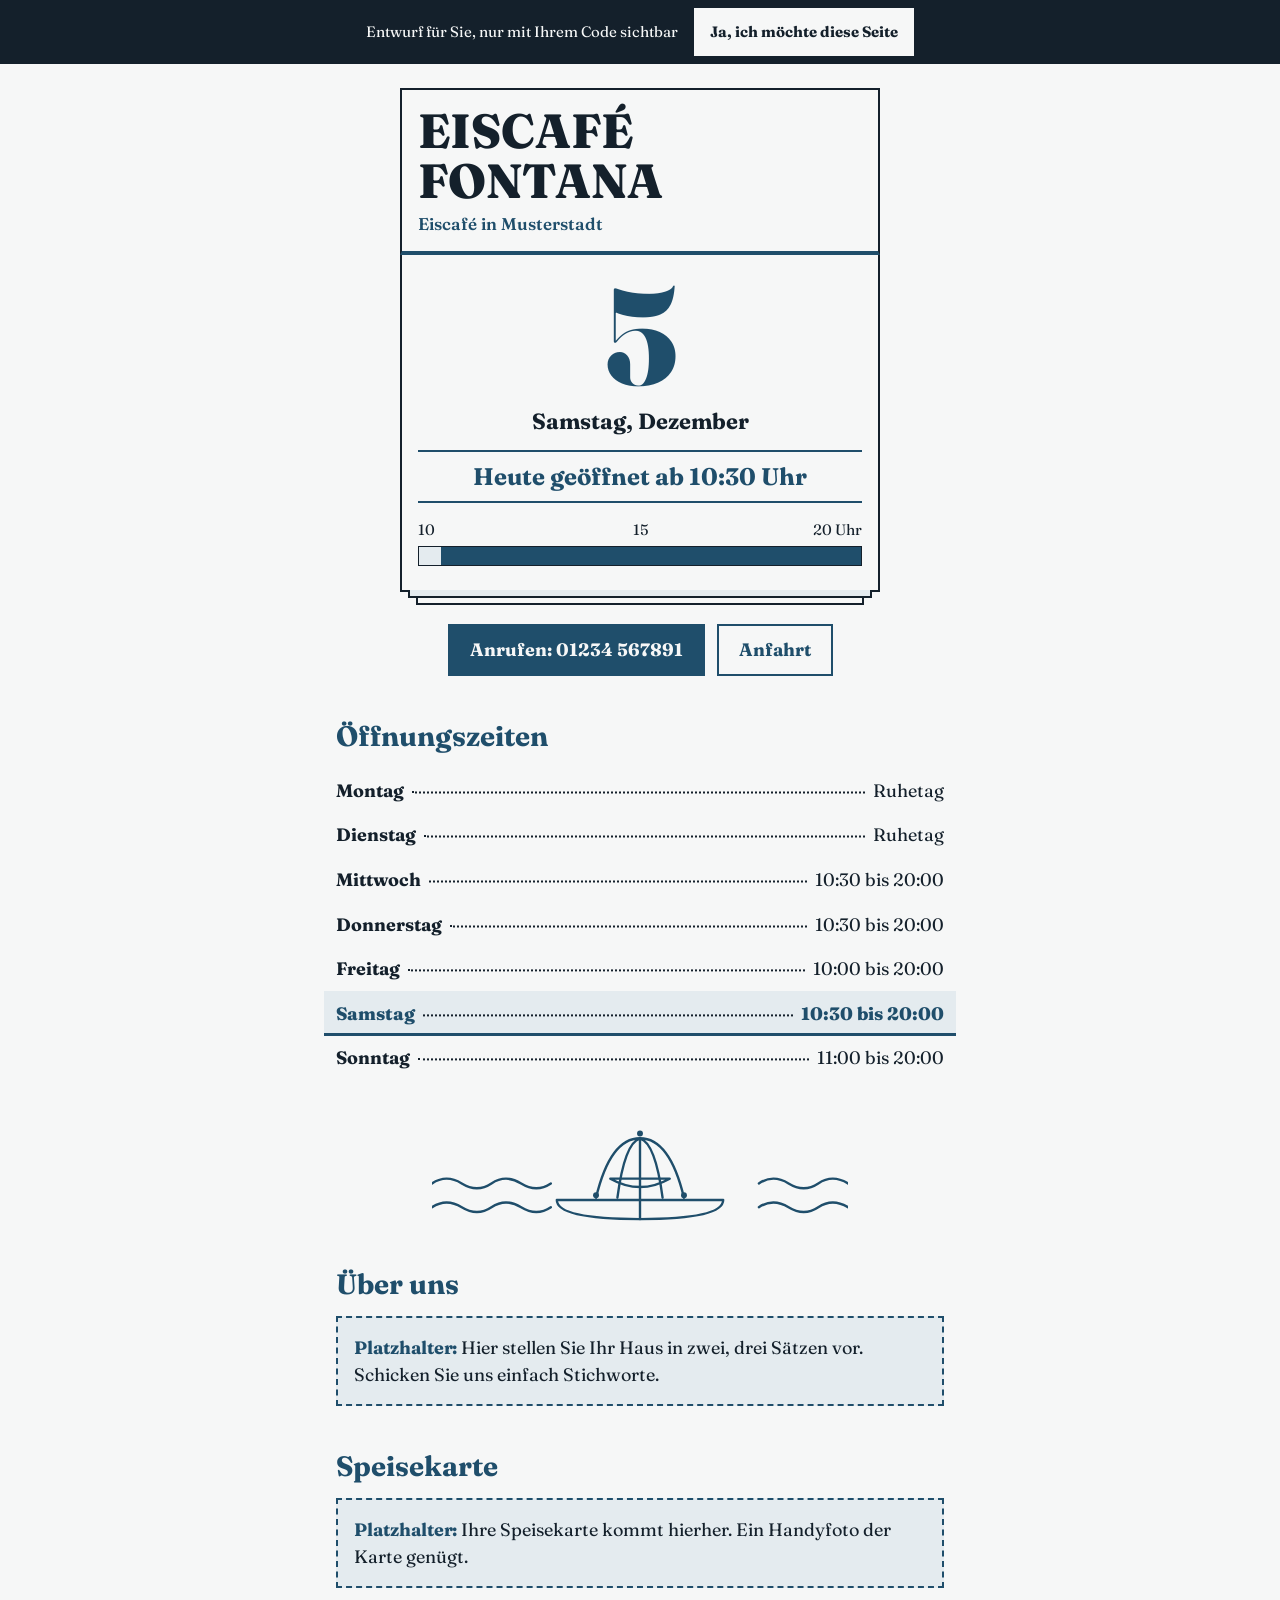
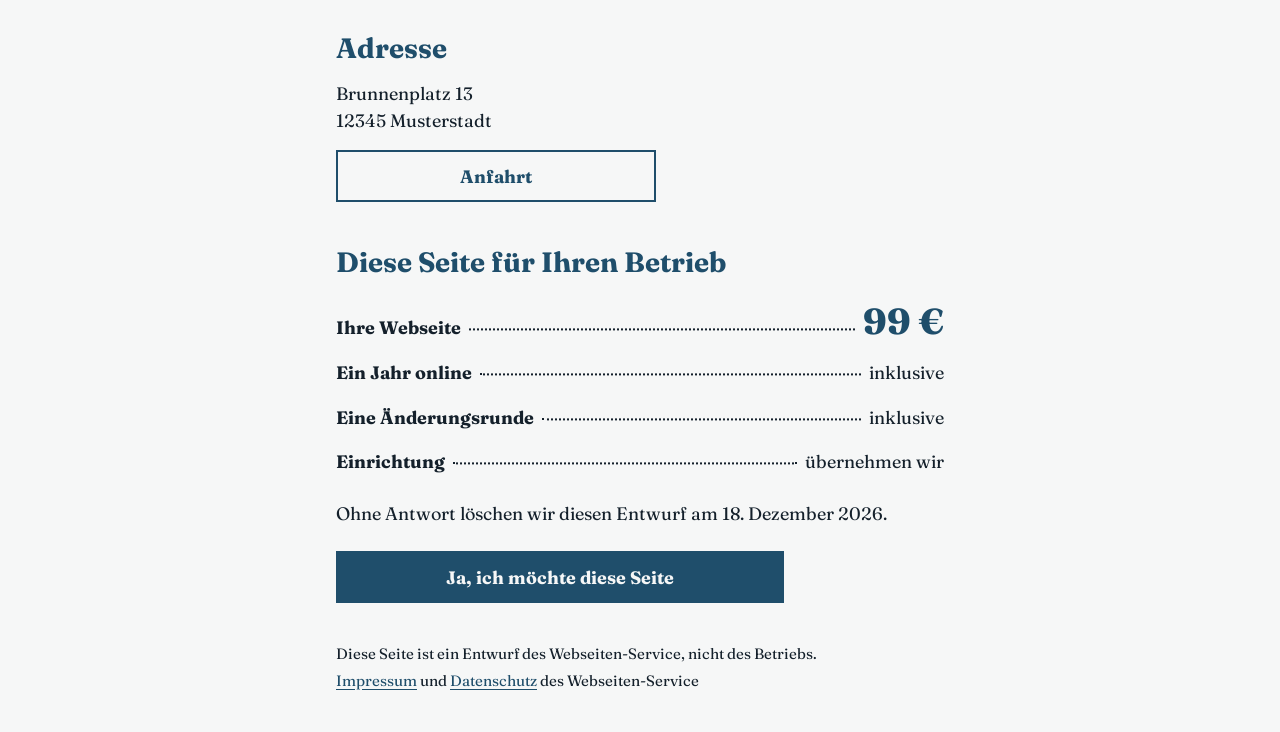
<file: Test_echte_Betriebe/eiscafe-fontana/index.html>
<!doctype html>
<!-- Herleitung (Test an echten Daten aus Google Maps, Stand 2026-11-19): Brunnen mit Wasserstrahl und Wellen: Fontana = Brunnen, Brunnenplatz mit Brunnen; Familie tinte (Wasser); Name linksbündig auf Grund. Zeitlogik nach Zweitmeinung Codex korrigiert (2026-11-20). Familie und Schrift aus WS-34/35, Muster gezeichnet (WS-31). -->
<html lang="de">
<head>
<meta charset="utf-8">
<meta name="viewport" content="width=device-width, initial-scale=1">
<meta name="robots" content="noindex, nofollow">
<meta name="description" content="Entwurf einer Webseite für EISCAFÉ FONTANA in Musterstadt: Öffnungszeiten, Telefon und Anfahrt.">
<title>EISCAFÉ FONTANA, Musterstadt (Entwurf)</title>
<link rel="stylesheet" href="style.css">
</head>
<body>

<div class="band" role="region" aria-label="Hinweis zum Entwurf">
  <p>Entwurf für Sie, nur mit Ihrem Code sichtbar</p>
  <a href="mailto:kontakt@example.org?subject=Ja%2C%20ich%20m%C3%B6chte%20diese%20Seite%20%28Code%20F8RM2KTD%29">Ja, ich möchte diese Seite</a>
</div>

<main class="wrap">
  <article class="blatt">
    <div class="blatt__alt" aria-hidden="true"><span id="gestern"></span></div>
    <header class="blatt__kopf blatt__kopf--grund">
      <h1>EISCAFÉ FONTANA</h1>
      <p class="ort">Eiscafé in Musterstadt</p>
    </header>
    <div class="blatt__koerper">
      <p class="zahl" id="zahl">Heute</p>
      <p class="tagzeile" id="tag">Zeiten siehe unten</p>
      <p class="jetzt" id="jetzt">Öffnungszeiten stehen weiter unten</p>
      <div class="leiste" id="leiste" style="--span:600" hidden>
        <span class="leiste__skala" aria-hidden="true"><span style="--a:0">10</span><span style="--a:300">15</span><span style="--a:600">20 Uhr</span></span>
        <span class="leiste__bahn" id="bahn" aria-hidden="true"></span>
      </div>
    </div>
  </article>

  <div class="knoepfe">
    <a class="knopf knopf--voll" href="tel:+491234567891">Anrufen: 01234 567891</a>
    <a class="knopf knopf--rand" href="https://www.google.com/maps/search/?api=1&query=EISCAF%C3%89%20FONTANA%20Brunnenplatz%2013%2012345%20Musterstadt">Anfahrt</a>
  </div>

  <section aria-labelledby="h-zeiten">
    <h2 id="h-zeiten">Öffnungszeiten</h2>
    <dl class="karte">
      <div data-tag="1"><dt>Montag</dt><dd>Ruhetag</dd></div>
      <div data-tag="2"><dt>Dienstag</dt><dd>Ruhetag</dd></div>
      <div data-tag="3"><dt>Mittwoch</dt><dd>10:30 bis 20:00</dd></div>
      <div data-tag="4"><dt>Donnerstag</dt><dd>10:30 bis 20:00</dd></div>
      <div data-tag="5"><dt>Freitag</dt><dd>10:00 bis 20:00</dd></div>
      <div data-tag="6"><dt>Samstag</dt><dd>10:30 bis 20:00</dd></div>
      <div data-tag="0"><dt>Sonntag</dt><dd>11:00 bis 20:00</dd></div>
    </dl>
  </section>

  <div class="muster" aria-hidden="true">
    <svg viewBox="0 0 350 84" focusable="false"><path class="m" d="M105 64 H245 Q245 80 175 80 Q105 80 105 64 Z"/><path class="m" d="M175 80 V46 M150 46 Q175 60 200 46 Z"/><path class="m" d="M175 46 V12 M175 12 Q150 12 138 62 M175 12 Q200 12 212 62 M175 12 Q162 16 156 62 M175 12 Q188 16 194 62"/><circle class="mf" cx="175" cy="8" r="2.5"/><circle class="mf" cx="138" cy="60" r="2.5"/><circle class="mf" cx="212" cy="60" r="2.5"/><path class="m" d="M0 70 q12 -8 25 0 t25 0 t25 0 t25 0 M275 70 q12 -8 25 0 t25 0 t25 0"/><path class="m" d="M0 50 q12 -8 25 0 t25 0 t25 0 t25 0 M275 50 q12 -8 25 0 t25 0 t25 0"/></svg>
  </div>

  <section aria-labelledby="h-vor">
    <h2 id="h-vor">Über uns</h2>
    <p class="platzhalter"><strong>Platzhalter:</strong> Hier stellen Sie Ihr Haus in zwei, drei Sätzen vor. Schicken Sie uns einfach Stichworte.</p>
  </section>

  <section aria-labelledby="h-speise">
    <h2 id="h-speise">Speisekarte</h2>
    <p class="platzhalter"><strong>Platzhalter:</strong> Ihre Speisekarte kommt hierher. Ein Handyfoto der Karte genügt.</p>
  </section>

  <section aria-labelledby="h-adr">
    <h2 id="h-adr">Adresse</h2>
    <p>Brunnenplatz 13<br>12345 Musterstadt</p>
    <a class="knopf knopf--rand" href="https://www.google.com/maps/search/?api=1&query=EISCAF%C3%89%20FONTANA%20Brunnenplatz%2013%2012345%20Musterstadt">Anfahrt</a>
  </section>

  <section class="angebot" aria-labelledby="h-ang">
    <h2 id="h-ang">Diese Seite für Ihren Betrieb</h2>
    <dl class="karte">
      <div class="summe"><dt>Ihre Webseite</dt><dd>99 €</dd></div>
      <div><dt>Ein Jahr online</dt><dd>inklusive</dd></div>
      <div><dt>Eine Änderungsrunde</dt><dd>inklusive</dd></div>
      <div><dt>Einrichtung</dt><dd>übernehmen wir</dd></div>
    </dl>
    <p class="loesch">Ohne Antwort löschen wir diesen Entwurf am 18. Dezember 2026.</p>
    <a class="knopf knopf--voll" href="mailto:kontakt@example.org?subject=Ja%2C%20ich%20m%C3%B6chte%20diese%20Seite%20%28Code%20F8RM2KTD%29">Ja, ich möchte diese Seite</a>
  </section>
</main>

<footer class="fuss">
  <p>Diese Seite ist ein Entwurf des Webseiten-Service, nicht des Betriebs.</p>
  <p><a href="#">Impressum</a> und <a href="#">Datenschutz</a> des Webseiten-Service</p>
</footer>

<script>
(function () {
  var namen = ["Sonntag","Montag","Dienstag","Mittwoch","Donnerstag","Freitag","Samstag"];
  var monate = ["Januar","Februar","März","April","Mai","Juni","Juli","August","September","Oktober","November","Dezember"];
  var kurz = {Sun:0, Mon:1, Tue:2, Wed:3, Thu:4, Fri:5, Sat:6};
  var base = 600, span = 600;
  var z = {"1": [], "2": [], "3": [["10:30", "20:00"]], "4": [["10:30", "20:00"]], "5": [["10:00", "20:00"]], "6": [["10:30", "20:00"]], "0": [["11:00", "20:00"]]};
  var fmt = new Intl.DateTimeFormat("en-US", {timeZone: "Europe/Berlin", year: "numeric", month: "numeric", day: "numeric", weekday: "short", hour: "numeric", minute: "numeric", hourCycle: "h23"});
  function berlin(jetzt) {
    var w = {};
    fmt.formatToParts(jetzt).forEach(function (p) { w[p.type] = p.value; });
    return {j: +w.year, mo: +w.month, d: +w.day, t: kurz[w.weekday], m: (+w.hour % 24) * 60 + +w.minute};
  }
  function min(s) { var p = s.split(":"); return +p[0] * 60 + +p[1]; }
  function zeige() {
    var b = berlin(new Date()), t = b.t, m = b.m, heute = z[t], txt;
    if (!heute.length) {
      var n = 1; while (n < 7 && !z[(t + n) % 7].length) n++;
      txt = "Heute Ruhetag, wieder offen am " + namen[(t + n) % 7];
    } else {
      var offen = heute.filter(function (f) { return m >= min(f[0]) && m < min(f[1]); })[0];
      var naechst = heute.filter(function (f) { return m < min(f[0]); })[0];
      if (offen) txt = "Jetzt geöffnet bis " + offen[1] + " Uhr";
      else if (naechst) txt = "Heute geöffnet ab " + naechst[0] + " Uhr";
      else txt = "Heute schon geschlossen";
    }
    var zahl = document.getElementById("zahl");
    zahl.textContent = b.d; zahl.className = "zahl zahl--tag";
    document.getElementById("gestern").textContent = new Date(Date.UTC(b.j, b.mo - 1, b.d - 1)).getUTCDate();
    document.getElementById("tag").textContent = namen[t] + ", " + monate[b.mo - 1];
    document.getElementById("jetzt").textContent = txt;
    var bahn = document.getElementById("bahn"), leiste = document.getElementById("leiste");
    bahn.textContent = "";
    heute.forEach(function (f) {
      var i = document.createElement("i");
      i.style.setProperty("--a", min(f[0]) - base); i.style.setProperty("--b", min(f[1]) - base);
      bahn.appendChild(i);
    });
    if (heute.length && m >= base && m <= base + span) { var s = document.createElement("b"); s.style.setProperty("--a", m - base); bahn.appendChild(s); }
    leiste.hidden = !heute.length;
    Array.prototype.forEach.call(document.querySelectorAll(".karte div[data-tag]"), function (r) {
      var ja = r.getAttribute("data-tag") == t;
      r.className = ja ? "heute" : "";
      if (ja) r.setAttribute("aria-current", "date"); else r.removeAttribute("aria-current");
    });
  }
  zeige();
  setInterval(zeige, 30000);
  document.addEventListener("visibilitychange", function () { if (!document.hidden) zeige(); });
})();
</script>
</body>
</html>
</file>
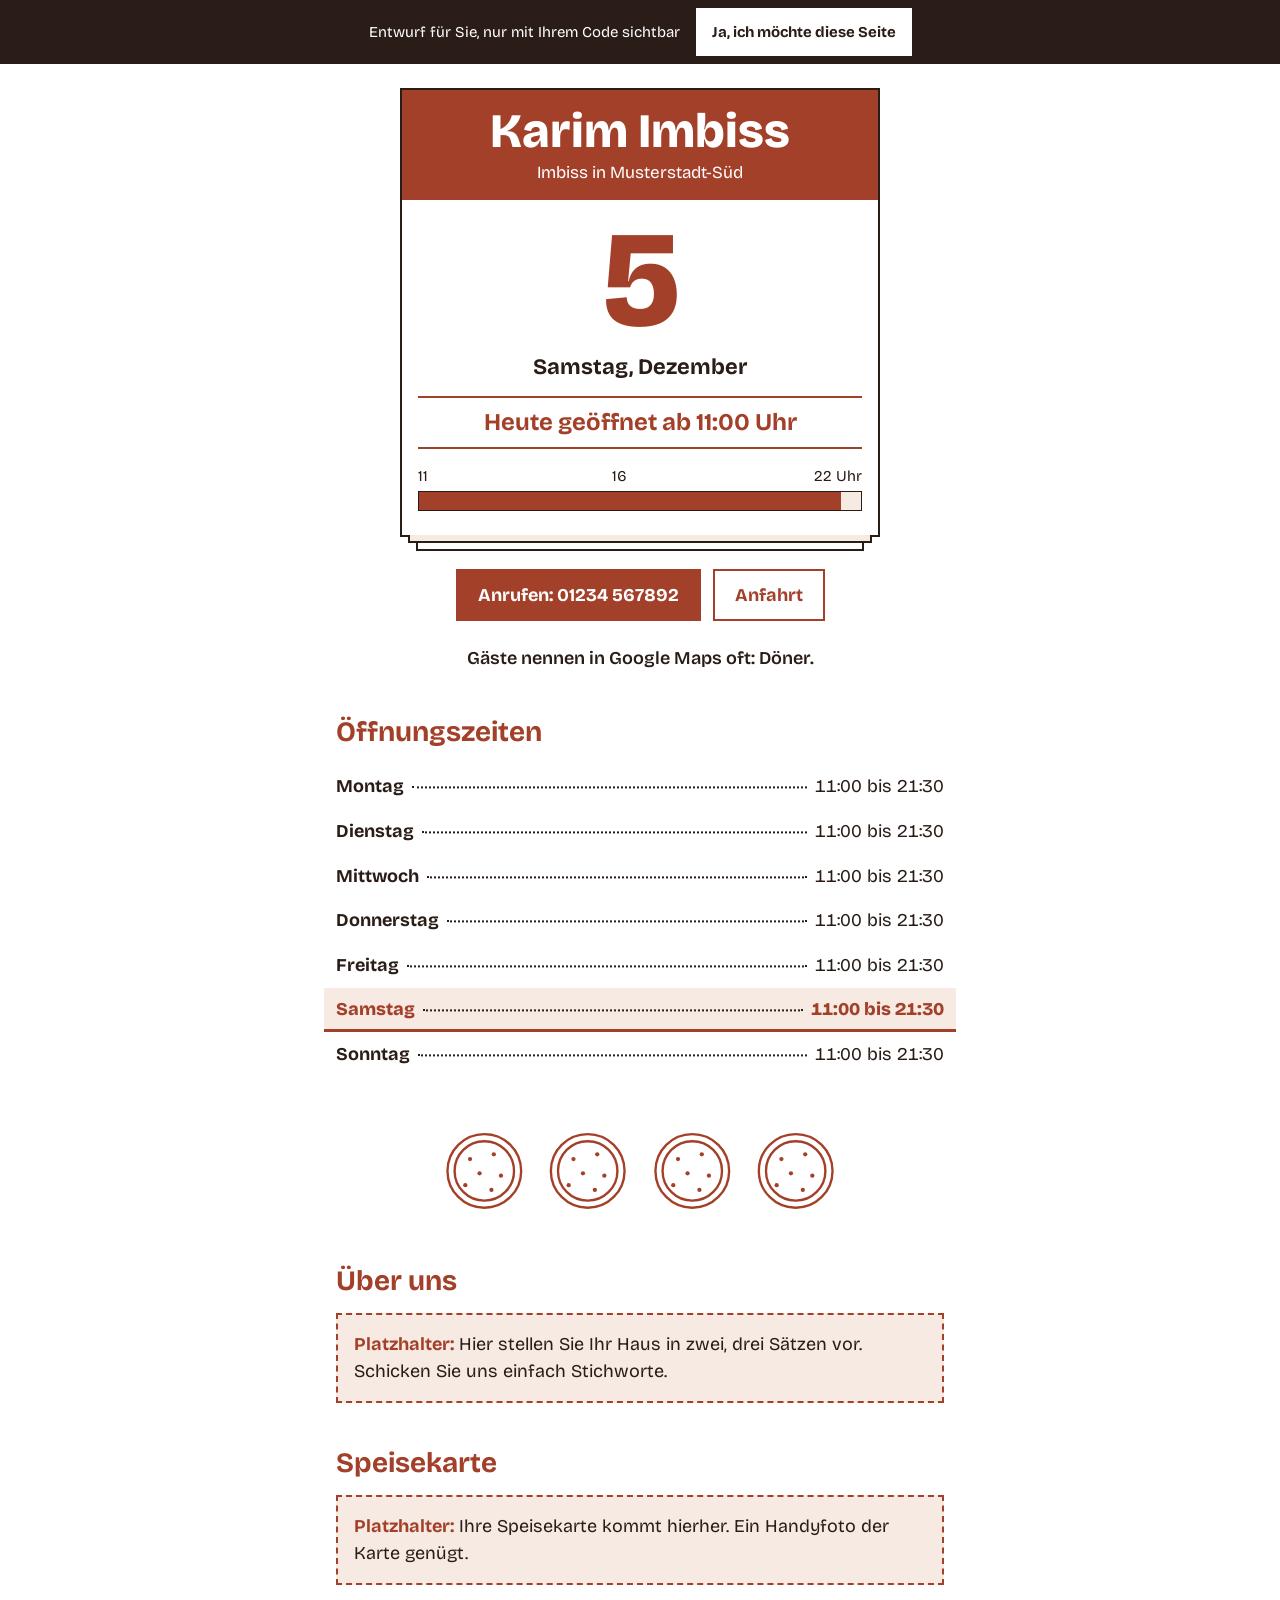
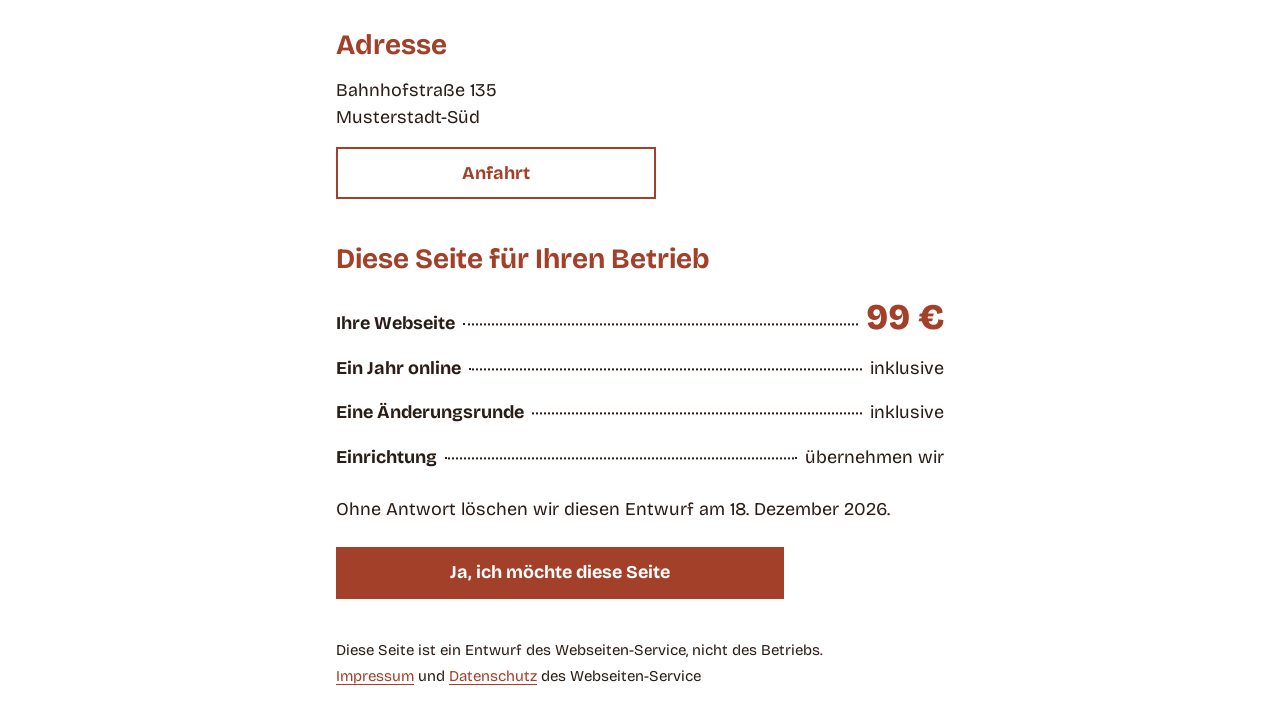
<file: Test_echte_Betriebe/karim-imbiss/index.html>
<!doctype html>
<!-- Herleitung (Test an echten Daten aus Google Maps, Stand 2026-11-19): Fladenbrot als Kreise mit Sesam: Döner ist das Gericht (92 Nennungen in Maps); Familie ziegel, Bricolage (Imbiss, Plakat). Zeitlogik nach Zweitmeinung Codex korrigiert (2026-11-20). Familie und Schrift aus WS-34/35, Muster gezeichnet (WS-31). -->
<html lang="de">
<head>
<meta charset="utf-8">
<meta name="viewport" content="width=device-width, initial-scale=1">
<meta name="robots" content="noindex, nofollow">
<meta name="description" content="Entwurf einer Webseite für Karim Imbiss in Musterstadt-Süd: Öffnungszeiten, Telefon und Anfahrt.">
<title>Karim Imbiss, Musterstadt-Süd (Entwurf)</title>
<link rel="stylesheet" href="style.css">
</head>
<body>

<div class="band" role="region" aria-label="Hinweis zum Entwurf">
  <p>Entwurf für Sie, nur mit Ihrem Code sichtbar</p>
  <a href="mailto:kontakt@example.org?subject=Ja%2C%20ich%20m%C3%B6chte%20diese%20Seite%20%28Code%20K3WD9PLA%29">Ja, ich möchte diese Seite</a>
</div>

<main class="wrap">
  <article class="blatt">
    <div class="blatt__alt" aria-hidden="true"><span id="gestern"></span></div>
    <header class="blatt__kopf">
      <h1>Karim Imbiss</h1>
      <p class="ort">Imbiss in Musterstadt-Süd</p>
    </header>
    <div class="blatt__koerper">
      <p class="zahl" id="zahl">Heute</p>
      <p class="tagzeile" id="tag">Zeiten siehe unten</p>
      <p class="jetzt" id="jetzt">Öffnungszeiten stehen weiter unten</p>
      <div class="leiste" id="leiste" style="--span:660" hidden>
        <span class="leiste__skala" aria-hidden="true"><span style="--a:0">11</span><span style="--a:300">16</span><span style="--a:660">22 Uhr</span></span>
        <span class="leiste__bahn" id="bahn" aria-hidden="true"></span>
      </div>
    </div>
  </article>

  <div class="knoepfe">
    <a class="knopf knopf--voll" href="tel:+491234567892">Anrufen: 01234 567892</a>
    <a class="knopf knopf--rand" href="https://www.google.com/maps/search/?api=1&query=Karim%20Imbiss%20Bahnhofstra%C3%9Fe%20135%20Musterstadt-Süd">Anfahrt</a>
  </div>
  <p class="gerichte">Gäste nennen in Google Maps oft: Döner.</p>

  <section aria-labelledby="h-zeiten">
    <h2 id="h-zeiten">Öffnungszeiten</h2>
    <dl class="karte">
      <div data-tag="1"><dt>Montag</dt><dd>11:00 bis 21:30</dd></div>
      <div data-tag="2"><dt>Dienstag</dt><dd>11:00 bis 21:30</dd></div>
      <div data-tag="3"><dt>Mittwoch</dt><dd>11:00 bis 21:30</dd></div>
      <div data-tag="4"><dt>Donnerstag</dt><dd>11:00 bis 21:30</dd></div>
      <div data-tag="5"><dt>Freitag</dt><dd>11:00 bis 21:30</dd></div>
      <div data-tag="6"><dt>Samstag</dt><dd>11:00 bis 21:30</dd></div>
      <div data-tag="0"><dt>Sonntag</dt><dd>11:00 bis 21:30</dd></div>
    </dl>
  </section>

  <div class="muster" aria-hidden="true">
    <svg viewBox="0 0 350 84" focusable="false"><circle class="m" cx="44" cy="42" r="31"/><circle class="m" cx="44" cy="42" r="25"/><circle class="mf" cx="32" cy="32" r="1.8"/><circle class="mf" cx="52" cy="28" r="1.8"/><circle class="mf" cx="58" cy="46" r="1.8"/><circle class="mf" cx="40" cy="44" r="1.8"/><circle class="mf" cx="28" cy="54" r="1.8"/><circle class="mf" cx="50" cy="58" r="1.8"/><circle class="m" cx="131" cy="42" r="31"/><circle class="m" cx="131" cy="42" r="25"/><circle class="mf" cx="119" cy="32" r="1.8"/><circle class="mf" cx="139" cy="28" r="1.8"/><circle class="mf" cx="145" cy="46" r="1.8"/><circle class="mf" cx="127" cy="44" r="1.8"/><circle class="mf" cx="115" cy="54" r="1.8"/><circle class="mf" cx="137" cy="58" r="1.8"/><circle class="m" cx="219" cy="42" r="31"/><circle class="m" cx="219" cy="42" r="25"/><circle class="mf" cx="207" cy="32" r="1.8"/><circle class="mf" cx="227" cy="28" r="1.8"/><circle class="mf" cx="233" cy="46" r="1.8"/><circle class="mf" cx="215" cy="44" r="1.8"/><circle class="mf" cx="203" cy="54" r="1.8"/><circle class="mf" cx="225" cy="58" r="1.8"/><circle class="m" cx="306" cy="42" r="31"/><circle class="m" cx="306" cy="42" r="25"/><circle class="mf" cx="294" cy="32" r="1.8"/><circle class="mf" cx="314" cy="28" r="1.8"/><circle class="mf" cx="320" cy="46" r="1.8"/><circle class="mf" cx="302" cy="44" r="1.8"/><circle class="mf" cx="290" cy="54" r="1.8"/><circle class="mf" cx="312" cy="58" r="1.8"/></svg>
  </div>

  <section aria-labelledby="h-vor">
    <h2 id="h-vor">Über uns</h2>
    <p class="platzhalter"><strong>Platzhalter:</strong> Hier stellen Sie Ihr Haus in zwei, drei Sätzen vor. Schicken Sie uns einfach Stichworte.</p>
  </section>

  <section aria-labelledby="h-speise">
    <h2 id="h-speise">Speisekarte</h2>
    <p class="platzhalter"><strong>Platzhalter:</strong> Ihre Speisekarte kommt hierher. Ein Handyfoto der Karte genügt.</p>
  </section>

  <section aria-labelledby="h-adr">
    <h2 id="h-adr">Adresse</h2>
    <p>Bahnhofstraße 135<br>Musterstadt-Süd</p>
    <a class="knopf knopf--rand" href="https://www.google.com/maps/search/?api=1&query=Karim%20Imbiss%20Bahnhofstra%C3%9Fe%20135%20Musterstadt-Süd">Anfahrt</a>
  </section>

  <section class="angebot" aria-labelledby="h-ang">
    <h2 id="h-ang">Diese Seite für Ihren Betrieb</h2>
    <dl class="karte">
      <div class="summe"><dt>Ihre Webseite</dt><dd>99 €</dd></div>
      <div><dt>Ein Jahr online</dt><dd>inklusive</dd></div>
      <div><dt>Eine Änderungsrunde</dt><dd>inklusive</dd></div>
      <div><dt>Einrichtung</dt><dd>übernehmen wir</dd></div>
    </dl>
    <p class="loesch">Ohne Antwort löschen wir diesen Entwurf am 18. Dezember 2026.</p>
    <a class="knopf knopf--voll" href="mailto:kontakt@example.org?subject=Ja%2C%20ich%20m%C3%B6chte%20diese%20Seite%20%28Code%20K3WD9PLA%29">Ja, ich möchte diese Seite</a>
  </section>
</main>

<footer class="fuss">
  <p>Diese Seite ist ein Entwurf des Webseiten-Service, nicht des Betriebs.</p>
  <p><a href="#">Impressum</a> und <a href="#">Datenschutz</a> des Webseiten-Service</p>
</footer>

<script>
(function () {
  var namen = ["Sonntag","Montag","Dienstag","Mittwoch","Donnerstag","Freitag","Samstag"];
  var monate = ["Januar","Februar","März","April","Mai","Juni","Juli","August","September","Oktober","November","Dezember"];
  var kurz = {Sun:0, Mon:1, Tue:2, Wed:3, Thu:4, Fri:5, Sat:6};
  var base = 660, span = 660;
  var z = {"1": [["11:00", "21:30"]], "2": [["11:00", "21:30"]], "3": [["11:00", "21:30"]], "4": [["11:00", "21:30"]], "5": [["11:00", "21:30"]], "6": [["11:00", "21:30"]], "0": [["11:00", "21:30"]]};
  var fmt = new Intl.DateTimeFormat("en-US", {timeZone: "Europe/Berlin", year: "numeric", month: "numeric", day: "numeric", weekday: "short", hour: "numeric", minute: "numeric", hourCycle: "h23"});
  function berlin(jetzt) {
    var w = {};
    fmt.formatToParts(jetzt).forEach(function (p) { w[p.type] = p.value; });
    return {j: +w.year, mo: +w.month, d: +w.day, t: kurz[w.weekday], m: (+w.hour % 24) * 60 + +w.minute};
  }
  function min(s) { var p = s.split(":"); return +p[0] * 60 + +p[1]; }
  function zeige() {
    var b = berlin(new Date()), t = b.t, m = b.m, heute = z[t], txt;
    if (!heute.length) {
      var n = 1; while (n < 7 && !z[(t + n) % 7].length) n++;
      txt = "Heute Ruhetag, wieder offen am " + namen[(t + n) % 7];
    } else {
      var offen = heute.filter(function (f) { return m >= min(f[0]) && m < min(f[1]); })[0];
      var naechst = heute.filter(function (f) { return m < min(f[0]); })[0];
      if (offen) txt = "Jetzt geöffnet bis " + offen[1] + " Uhr";
      else if (naechst) txt = "Heute geöffnet ab " + naechst[0] + " Uhr";
      else txt = "Heute schon geschlossen";
    }
    var zahl = document.getElementById("zahl");
    zahl.textContent = b.d; zahl.className = "zahl zahl--tag";
    document.getElementById("gestern").textContent = new Date(Date.UTC(b.j, b.mo - 1, b.d - 1)).getUTCDate();
    document.getElementById("tag").textContent = namen[t] + ", " + monate[b.mo - 1];
    document.getElementById("jetzt").textContent = txt;
    var bahn = document.getElementById("bahn"), leiste = document.getElementById("leiste");
    bahn.textContent = "";
    heute.forEach(function (f) {
      var i = document.createElement("i");
      i.style.setProperty("--a", min(f[0]) - base); i.style.setProperty("--b", min(f[1]) - base);
      bahn.appendChild(i);
    });
    if (heute.length && m >= base && m <= base + span) { var s = document.createElement("b"); s.style.setProperty("--a", m - base); bahn.appendChild(s); }
    leiste.hidden = !heute.length;
    Array.prototype.forEach.call(document.querySelectorAll(".karte div[data-tag]"), function (r) {
      var ja = r.getAttribute("data-tag") == t;
      r.className = ja ? "heute" : "";
      if (ja) r.setAttribute("aria-current", "date"); else r.removeAttribute("aria-current");
    });
  }
  zeige();
  setInterval(zeige, 30000);
  document.addEventListener("visibilitychange", function () { if (!document.hidden) zeige(); });
})();
</script>
</body>
</html>
</file>
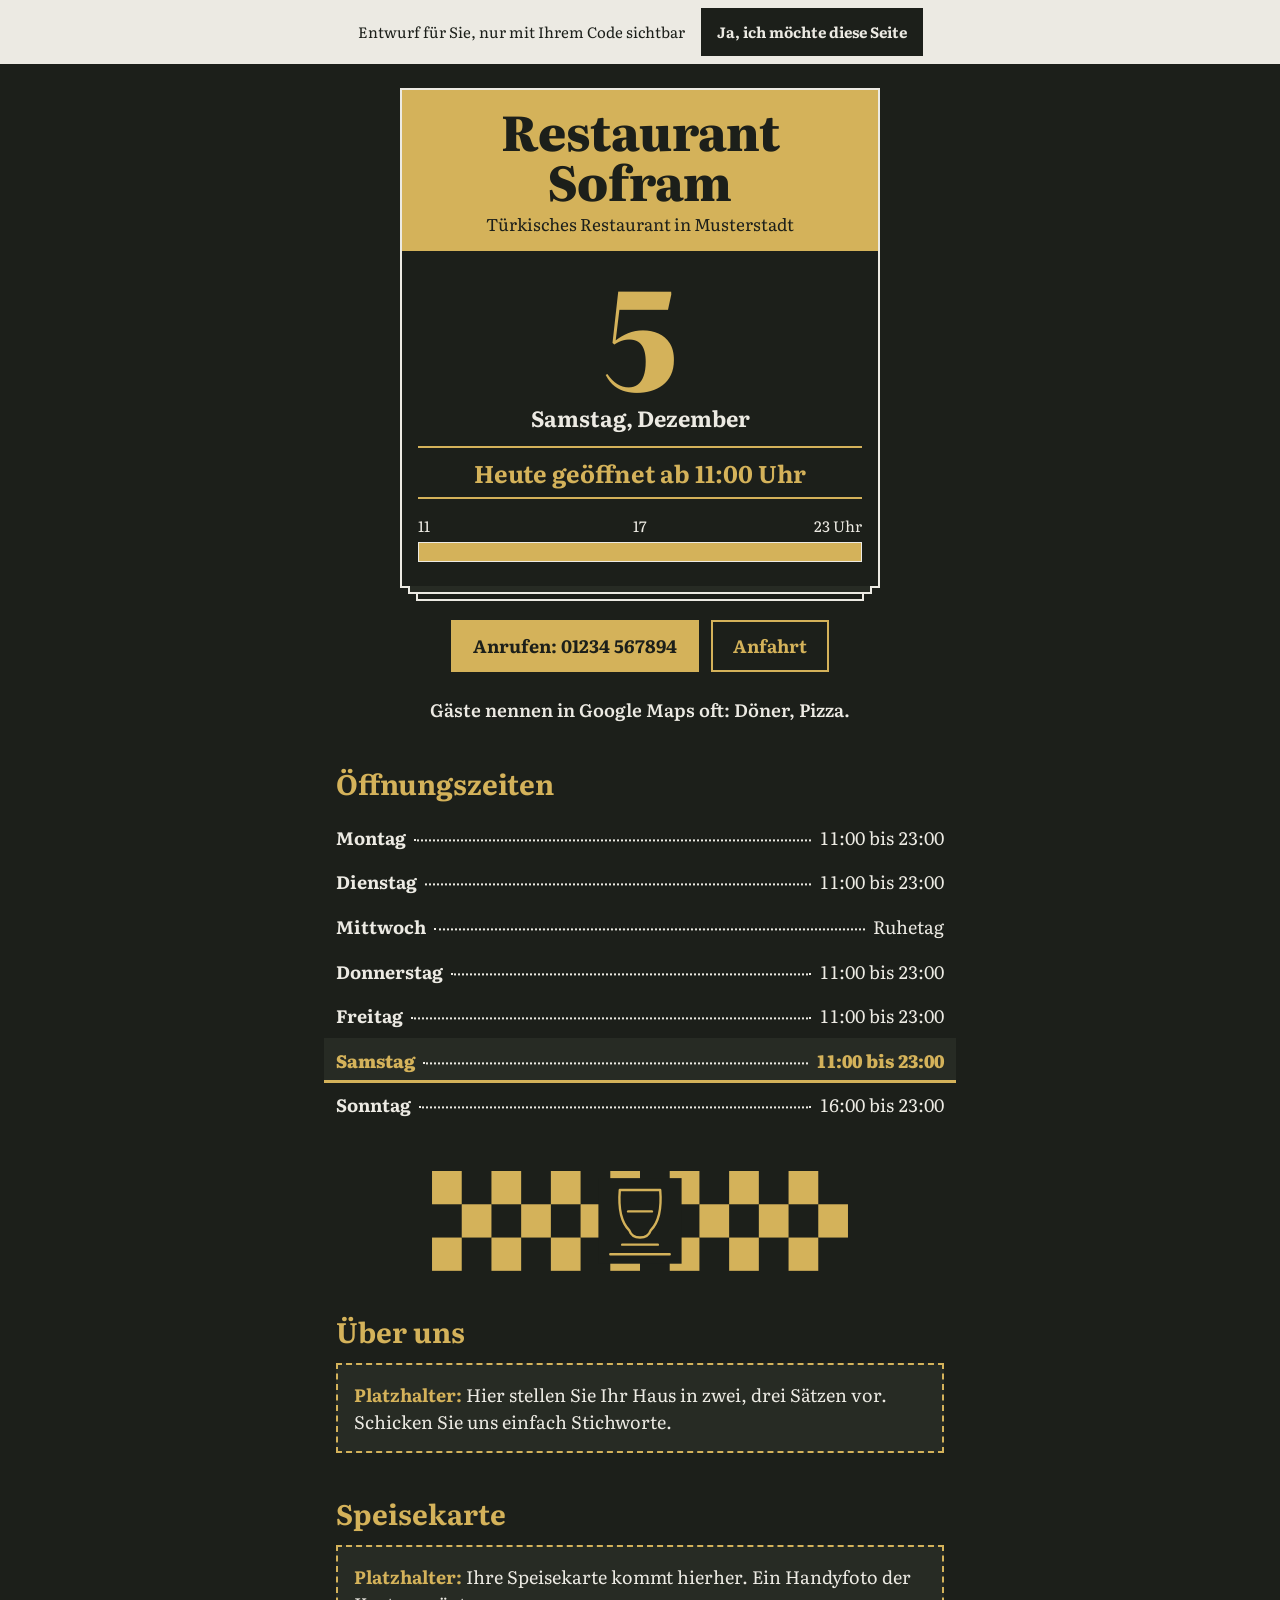
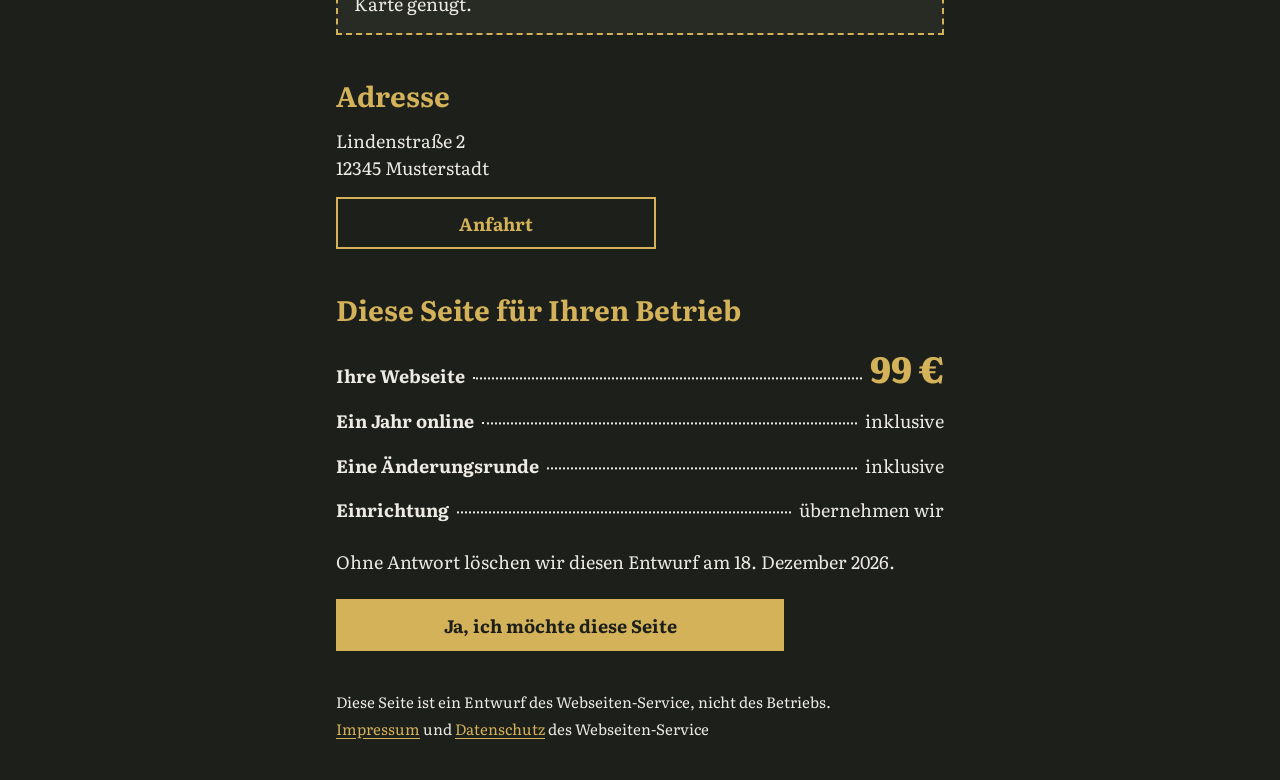
<file: Test_echte_Betriebe/restaurant-sofram/index.html>
<!doctype html>
<!-- Herleitung (Test an echten Daten aus Google Maps, Stand 2026-11-19): Karotuch mit Teeglas: Sofra = gedeckter Tisch, türkische Küche; Familie oliv_nacht (dunkel, Abendbetrieb bis 23 Uhr), Literata. Zeitlogik nach Zweitmeinung Codex korrigiert (2026-11-20). Familie und Schrift aus WS-34/35, Muster gezeichnet (WS-31). -->
<html lang="de">
<head>
<meta charset="utf-8">
<meta name="viewport" content="width=device-width, initial-scale=1">
<meta name="robots" content="noindex, nofollow">
<meta name="description" content="Entwurf einer Webseite für Restaurant Sofram in Musterstadt: Öffnungszeiten, Telefon und Anfahrt.">
<title>Restaurant Sofram, Musterstadt (Entwurf)</title>
<link rel="stylesheet" href="style.css">
</head>
<body>

<div class="band" role="region" aria-label="Hinweis zum Entwurf">
  <p>Entwurf für Sie, nur mit Ihrem Code sichtbar</p>
  <a href="mailto:kontakt@example.org?subject=Ja%2C%20ich%20m%C3%B6chte%20diese%20Seite%20%28Code%20S6VH4ZEB%29">Ja, ich möchte diese Seite</a>
</div>

<main class="wrap">
  <article class="blatt">
    <div class="blatt__alt" aria-hidden="true"><span id="gestern"></span></div>
    <header class="blatt__kopf">
      <h1>Restaurant Sofram</h1>
      <p class="ort">Türkisches Restaurant in Musterstadt</p>
    </header>
    <div class="blatt__koerper">
      <p class="zahl" id="zahl">Heute</p>
      <p class="tagzeile" id="tag">Zeiten siehe unten</p>
      <p class="jetzt" id="jetzt">Öffnungszeiten stehen weiter unten</p>
      <div class="leiste" id="leiste" style="--span:720" hidden>
        <span class="leiste__skala" aria-hidden="true"><span style="--a:0">11</span><span style="--a:360">17</span><span style="--a:720">23 Uhr</span></span>
        <span class="leiste__bahn" id="bahn" aria-hidden="true"></span>
      </div>
    </div>
  </article>

  <div class="knoepfe">
    <a class="knopf knopf--voll" href="tel:+491234567894">Anrufen: 01234 567894</a>
    <a class="knopf knopf--rand" href="https://www.google.com/maps/search/?api=1&query=Restaurant%20Sofram%20Lindenstra%C3%9Fe%202%2012345%20Musterstadt">Anfahrt</a>
  </div>
  <p class="gerichte">Gäste nennen in Google Maps oft: Döner, Pizza.</p>

  <section aria-labelledby="h-zeiten">
    <h2 id="h-zeiten">Öffnungszeiten</h2>
    <dl class="karte">
      <div data-tag="1"><dt>Montag</dt><dd>11:00 bis 23:00</dd></div>
      <div data-tag="2"><dt>Dienstag</dt><dd>11:00 bis 23:00</dd></div>
      <div data-tag="3"><dt>Mittwoch</dt><dd>Ruhetag</dd></div>
      <div data-tag="4"><dt>Donnerstag</dt><dd>11:00 bis 23:00</dd></div>
      <div data-tag="5"><dt>Freitag</dt><dd>11:00 bis 23:00</dd></div>
      <div data-tag="6"><dt>Samstag</dt><dd>11:00 bis 23:00</dd></div>
      <div data-tag="0"><dt>Sonntag</dt><dd>16:00 bis 23:00</dd></div>
    </dl>
  </section>

  <div class="muster" aria-hidden="true">
    <svg viewBox="0 0 350 84" focusable="false"><rect class="mf" x="0" y="0" width="25" height="28"/><rect class="mf" x="50" y="0" width="25" height="28"/><rect class="mf" x="100" y="0" width="25" height="28"/><rect class="mf" x="150" y="0" width="25" height="28"/><rect class="mf" x="200" y="0" width="25" height="28"/><rect class="mf" x="250" y="0" width="25" height="28"/><rect class="mf" x="300" y="0" width="25" height="28"/><rect class="mf" x="25" y="28" width="25" height="28"/><rect class="mf" x="75" y="28" width="25" height="28"/><rect class="mf" x="125" y="28" width="25" height="28"/><rect class="mf" x="175" y="28" width="25" height="28"/><rect class="mf" x="225" y="28" width="25" height="28"/><rect class="mf" x="275" y="28" width="25" height="28"/><rect class="mf" x="325" y="28" width="25" height="28"/><rect class="mf" x="0" y="56" width="25" height="28"/><rect class="mf" x="50" y="56" width="25" height="28"/><rect class="mf" x="100" y="56" width="25" height="28"/><rect class="mf" x="150" y="56" width="25" height="28"/><rect class="mf" x="200" y="56" width="25" height="28"/><rect class="mf" x="250" y="56" width="25" height="28"/><rect class="mf" x="300" y="56" width="25" height="28"/><rect class="grund" x="140" y="6" width="70" height="72"/><path class="m" d="M158 16 H192 Q194 40 184 50 Q182 56 175 56 Q168 56 166 50 Q156 40 158 16 Z"/><path class="m" d="M165 34 H185"/><path class="m" d="M150 70 H200 M160 62 H190"/></svg>
  </div>

  <section aria-labelledby="h-vor">
    <h2 id="h-vor">Über uns</h2>
    <p class="platzhalter"><strong>Platzhalter:</strong> Hier stellen Sie Ihr Haus in zwei, drei Sätzen vor. Schicken Sie uns einfach Stichworte.</p>
  </section>

  <section aria-labelledby="h-speise">
    <h2 id="h-speise">Speisekarte</h2>
    <p class="platzhalter"><strong>Platzhalter:</strong> Ihre Speisekarte kommt hierher. Ein Handyfoto der Karte genügt.</p>
  </section>

  <section aria-labelledby="h-adr">
    <h2 id="h-adr">Adresse</h2>
    <p>Lindenstraße 2<br>12345 Musterstadt</p>
    <a class="knopf knopf--rand" href="https://www.google.com/maps/search/?api=1&query=Restaurant%20Sofram%20Lindenstra%C3%9Fe%202%2012345%20Musterstadt">Anfahrt</a>
  </section>

  <section class="angebot" aria-labelledby="h-ang">
    <h2 id="h-ang">Diese Seite für Ihren Betrieb</h2>
    <dl class="karte">
      <div class="summe"><dt>Ihre Webseite</dt><dd>99 €</dd></div>
      <div><dt>Ein Jahr online</dt><dd>inklusive</dd></div>
      <div><dt>Eine Änderungsrunde</dt><dd>inklusive</dd></div>
      <div><dt>Einrichtung</dt><dd>übernehmen wir</dd></div>
    </dl>
    <p class="loesch">Ohne Antwort löschen wir diesen Entwurf am 18. Dezember 2026.</p>
    <a class="knopf knopf--voll" href="mailto:kontakt@example.org?subject=Ja%2C%20ich%20m%C3%B6chte%20diese%20Seite%20%28Code%20S6VH4ZEB%29">Ja, ich möchte diese Seite</a>
  </section>
</main>

<footer class="fuss">
  <p>Diese Seite ist ein Entwurf des Webseiten-Service, nicht des Betriebs.</p>
  <p><a href="#">Impressum</a> und <a href="#">Datenschutz</a> des Webseiten-Service</p>
</footer>

<script>
(function () {
  var namen = ["Sonntag","Montag","Dienstag","Mittwoch","Donnerstag","Freitag","Samstag"];
  var monate = ["Januar","Februar","März","April","Mai","Juni","Juli","August","September","Oktober","November","Dezember"];
  var kurz = {Sun:0, Mon:1, Tue:2, Wed:3, Thu:4, Fri:5, Sat:6};
  var base = 660, span = 720;
  var z = {"1": [["11:00", "23:00"]], "2": [["11:00", "23:00"]], "3": [], "4": [["11:00", "23:00"]], "5": [["11:00", "23:00"]], "6": [["11:00", "23:00"]], "0": [["16:00", "23:00"]]};
  var fmt = new Intl.DateTimeFormat("en-US", {timeZone: "Europe/Berlin", year: "numeric", month: "numeric", day: "numeric", weekday: "short", hour: "numeric", minute: "numeric", hourCycle: "h23"});
  function berlin(jetzt) {
    var w = {};
    fmt.formatToParts(jetzt).forEach(function (p) { w[p.type] = p.value; });
    return {j: +w.year, mo: +w.month, d: +w.day, t: kurz[w.weekday], m: (+w.hour % 24) * 60 + +w.minute};
  }
  function min(s) { var p = s.split(":"); return +p[0] * 60 + +p[1]; }
  function zeige() {
    var b = berlin(new Date()), t = b.t, m = b.m, heute = z[t], txt;
    if (!heute.length) {
      var n = 1; while (n < 7 && !z[(t + n) % 7].length) n++;
      txt = "Heute Ruhetag, wieder offen am " + namen[(t + n) % 7];
    } else {
      var offen = heute.filter(function (f) { return m >= min(f[0]) && m < min(f[1]); })[0];
      var naechst = heute.filter(function (f) { return m < min(f[0]); })[0];
      if (offen) txt = "Jetzt geöffnet bis " + offen[1] + " Uhr";
      else if (naechst) txt = "Heute geöffnet ab " + naechst[0] + " Uhr";
      else txt = "Heute schon geschlossen";
    }
    var zahl = document.getElementById("zahl");
    zahl.textContent = b.d; zahl.className = "zahl zahl--tag";
    document.getElementById("gestern").textContent = new Date(Date.UTC(b.j, b.mo - 1, b.d - 1)).getUTCDate();
    document.getElementById("tag").textContent = namen[t] + ", " + monate[b.mo - 1];
    document.getElementById("jetzt").textContent = txt;
    var bahn = document.getElementById("bahn"), leiste = document.getElementById("leiste");
    bahn.textContent = "";
    heute.forEach(function (f) {
      var i = document.createElement("i");
      i.style.setProperty("--a", min(f[0]) - base); i.style.setProperty("--b", min(f[1]) - base);
      bahn.appendChild(i);
    });
    if (heute.length && m >= base && m <= base + span) { var s = document.createElement("b"); s.style.setProperty("--a", m - base); bahn.appendChild(s); }
    leiste.hidden = !heute.length;
    Array.prototype.forEach.call(document.querySelectorAll(".karte div[data-tag]"), function (r) {
      var ja = r.getAttribute("data-tag") == t;
      r.className = ja ? "heute" : "";
      if (ja) r.setAttribute("aria-current", "date"); else r.removeAttribute("aria-current");
    });
  }
  zeige();
  setInterval(zeige, 30000);
  document.addEventListener("visibilitychange", function () { if (!document.hidden) zeige(); });
})();
</script>
</body>
</html>
</file>
<file: A_hallmark/style.css>
/* Hallmark · shape: Aushang (fixed by Konzept_Webseite § 3.1, draw swapped: Narrative Workflow refused by the fixed section order) · genre: editorial · theme: Newsprint (deal 3/3, seed vorschau-webseite-ein-gasthaus-einer-db3e·00e6daea·2026-11-18·r0) · job: visit · draw: 73f672
 * hero: Poster (name, today line, two actions) · nav: none (one-page notice, the preview band is the only chrome) · footer: index columns reduced to one ruled block · imagery: none (WS-31 drawn pattern only) · signature: the week as an agate listing, today ruled in brick
 * axes: light/serif/warm · posture: restrained · contrast: pass · fold: pass · surface: absolute · v2.0.0 */
/* Hallmark · pre-emit critique: P4 H4 E4 S3 R5 V3 · weakest: S, a Gasthaus notice fits many inns; carried the real week and today's state instead of a mood line */
/* Hallmark · hero-review: fix · 5 findings · 5 resolved */
/* Hallmark · finish-review: subagent · 8 findings · 6 resolved 1 partial 1 dismissed · gap: left column under the buttons stays open at 1440 (partial, the week sets the hero height); copy heads dismissed, the section names are fixed by Konzept § 3.1 */
/* Hallmark · waive 77 · Über uns and Speisekarte (now one paired block) are the fixed placeholders of the preview (Konzept § 8: short text block on the surface colour, dashed accent line) · the owner fills them after the yes, a visual or statement there would be invented content */
/* Hallmark · waive 7b · paper and button text white from the fixed family ziegel, Text auf Grund 16,5:1 · die Farbfamilie der Seite ist fest vorgegeben (WS-35), weißer Grund wie ein Aushang */

@import url("./tokens.css");
@import url("./base.css");

/* Literata, SIL OFL 1.1, Lizenz in ../fonts/OFL_literata.txt; variable Datei (opsz, wght), nur aufrecht */
@font-face { font-family: "Literata"; src: url("../fonts/Literata.ttf") format("truetype"); font-weight: 200 900; font-style: normal; font-display: swap; }

:root {
  /* Farbfamilie ziegel (Konzept § 5), auf die Newsprint-Tokens gelegt */
  --color-paper: #FFFFFF;
  --color-paper-2: #F6EAE3;
  --color-paper-3: #EFDDD3;
  --color-ink: #2A1C16;
  --color-ink-2: #3B2A22;
  --color-muted: #5E4C43;
  --color-rule: #CDB9AE;
  --color-rule-2: #2A1C16;
  --color-accent: #A3402A;
  --color-accent-ink: #FFFFFF;
  --color-focus: #A3402A;
  /* eine Familie je Seite (WS-34): Literata für alles */
  --font-display: "Literata", ui-serif, Georgia, serif;
  --font-body: "Literata", ui-serif, Georgia, serif;
  --font-outlier: "Literata", ui-serif, Georgia, serif;
  --tracking-display: -0.01em;
  --measure: 40rem;
  --band-h: 56px;
}

body { font-size: 1.125rem; line-height: 1.5; }

.wrap { max-width: var(--measure); margin-inline: auto; padding-inline: 20px; }

/* 0 Band */
.band { position: sticky; top: 0; z-index: var(--z-sticky); min-height: var(--band-h); background: var(--color-ink); color: var(--color-paper); }
.band .wrap { display: flex; flex-wrap: wrap; align-items: center; justify-content: space-between; gap: var(--space-2xs) var(--space-sm); min-height: var(--band-h); padding-block: var(--space-2xs); }
.band p { flex: 1 1 15rem; }
.band p { font-size: 0.9375rem; line-height: 1.3; }
.band a { min-height: 48px; display: inline-flex; align-items: center; flex: none; white-space: nowrap; color: var(--color-ink); background: var(--color-paper); padding: var(--space-xs) var(--space-sm); font-weight: 700; font-size: 0.9375rem; text-decoration: none; }
.band a:hover { background: var(--color-paper-2); }
.band a:active { background: var(--color-paper-3); }
.band a:focus-visible { outline-color: var(--color-paper); }

/* 1 Kopf */
.kopf { padding-block: var(--space-xl) var(--space-md); }
.kopf h1 { font-size: clamp(2.75rem, 9vw + 0.5rem, 3.5rem); line-height: 1; max-width: 12ch; }
.kopf .ort { margin-top: var(--space-xs); color: var(--color-muted); }
.rule--double { box-sizing: content-box; height: 2px; border: 0; border-block: var(--rule-hair) solid var(--color-rule-2); margin: 0; }

/* 2 Jetzt-Zeile */
.jetzt { padding-block: var(--space-md); font-size: 1.375rem; font-weight: 600; }
.jetzt[hidden] { display: none; }

/* 3 Knöpfe */
.knoepfe { display: grid; gap: var(--space-sm); padding-bottom: var(--space-xl); }
.btn { white-space: nowrap; display: flex; align-items: center; justify-content: center; min-height: 52px; padding: var(--space-sm) var(--space-lg); font: 700 1.125rem/1 var(--font-display); text-decoration: none; border-radius: 0; transition: background-color var(--dur-micro) var(--ease-out); }
.btn--primary { background: var(--color-ink); color: var(--color-paper); }
.btn--primary:hover { background: var(--color-ink-2); }
.btn--primary:active { background: var(--color-accent); }
.btn--secondary { border-block: var(--rule-hair) solid var(--color-ink); color: var(--color-ink); }
.btn--secondary:hover { background: var(--color-paper-2); }
.btn--secondary:active { background: var(--color-paper-3); }

section { padding-block: var(--space-xl); border-top: var(--rule-hair) solid var(--color-rule); }
section h2 { font-size: 1.5rem; margin-bottom: var(--space-md); }
.zeiten h2 { font-size: 1.25rem; }

/* 4 Öffnungszeiten als Aushang-Liste */
.woche { width: 100%; border-collapse: collapse; font-variant-numeric: tabular-nums; }
.woche th { font-size: var(--text-title); font-weight: 700; }
.woche td { font-weight: 500; }
.woche th, .woche td { padding: var(--space-sm) 0; border-bottom: var(--rule-hair) solid var(--color-rule); text-align: left; vertical-align: baseline; }
.woche td { text-align: right; }
.woche tr.heute th, .woche tr.heute td { font-weight: 700; background: var(--color-paper-2); border-bottom: 3px solid var(--color-accent); }
.woche tr.heute th { box-shadow: inset 6px 0 0 var(--color-accent); padding-left: var(--space-md); color: var(--color-accent); }
.woche tr.heute td { padding-right: var(--space-sm); }
.heute__marke { display: block; font-size: 0.9375rem; font-weight: 400; color: var(--color-ink); }
.woche .zu { color: var(--color-muted); }

/* 5 Muster (WS-31) */
.muster { aspect-ratio: 300 / 66; }
.muster svg { overflow: visible; }
.muster use { fill: var(--color-accent); }
.muster svg { width: 100%; height: 100%; }
.muster .l1 { stroke: var(--color-accent); }
.muster .l2 { stroke: var(--color-rule); }

/* 6, 7 Platzhalter */
.platzhalter { background: var(--color-paper-2); border-block: 1px dashed var(--color-accent); padding: var(--space-md); }
.platzhalter .art { font-size: 0.9375rem; color: var(--color-muted); margin-bottom: var(--space-2xs); }

/* 8 Adresse */
.adresse p { font-size: var(--text-title); line-height: 1.35; }
.adresse p + .btn { margin-top: var(--space-md); }
.platz-paar { border-top: 3px double var(--color-rule-2); }
.platz-paar section { border-top: 0; }
.platz-paar section + section { padding-top: 0; }
.platz-paar h2 { font-size: var(--text-title); }

/* 9 Angebot als Tintenband */
.angebot { background: var(--color-ink); color: var(--color-paper); border-top: 0; margin-top: var(--space-xl); }
.angebot h2 { color: var(--color-paper); }
.angebot .preis { font-size: var(--text-display); font-weight: 700; line-height: 1; margin-bottom: var(--space-lg); padding-block: var(--space-sm); border-block: 3px double var(--color-accent-ink); font-variant-numeric: tabular-nums; }
.angebot ul { margin: 0 0 var(--space-lg); padding-left: 1.1em; }
.angebot li + li { margin-top: var(--space-2xs); }
.angebot .loesch { font-size: 0.9375rem; margin-bottom: var(--space-lg); }
.angebot .btn--primary { background: var(--color-paper); color: var(--color-ink); }
.angebot .btn--primary:hover { background: var(--color-paper-2); }
.angebot .btn--primary:active { background: var(--color-paper-3); }
.angebot .btn:focus-visible { outline-color: var(--color-paper); }

/* 10 Fuß */
.fuss { padding-block: var(--space-xl); font-size: 0.9375rem; color: var(--color-muted); }
.fuss p + p { margin-top: var(--space-xs); }
.fuss a { color: var(--color-accent); }

@media (min-width: 64rem) {
  .wrap { max-width: 72rem; padding-inline: var(--gutter); }
  .band .wrap { flex-wrap: nowrap; }
  .aushang { display: grid; grid-template-columns: minmax(0, 7fr) minmax(0, 5fr); gap: var(--space-2xl); align-items: start; padding-top: var(--space-2xl); padding-bottom: 120px; }
  .kopf { padding-top: 0; }
  .kopf h1 { font-size: var(--text-display); max-width: 10ch; }
  .jetzt { font-size: var(--text-lead); }
  .knoepfe { grid-template-columns: minmax(0, 1fr) minmax(0, 1fr); padding-bottom: 0; }
  .aushang .zeiten { border-top: 3px double var(--color-rule-2); padding-block: var(--space-md) 0; }
  .zeiten h2 { font-size: var(--text-title); }
  section.bild { padding-block: 0 var(--space-xl); border-top: 0; }
  .muster { aspect-ratio: 300 / 66; max-width: 40rem; margin-inline: auto; }
  .platz-paar { display: grid; grid-template-columns: minmax(0, 1fr) minmax(0, 1fr); gap: var(--space-2xl); padding-block: 120px 0; }
  .platz-paar section, .platz-paar section + section { padding-block: 0; }
  .adresse { display: grid; grid-template-columns: minmax(0, 5fr) minmax(0, 7fr); gap: var(--space-2xl); padding-block: var(--space-4xl); margin-top: var(--space-4xl); border-top: 3px double var(--color-rule-2); }
  .adresse h2 { font-size: var(--text-section); grid-row: span 2; }
  .adresse .btn { grid-column: 2; justify-self: start; align-self: start; min-width: 16rem; }
  .angebot { padding-block: 128px; }
  .angebot .wrap { display: grid; grid-template-columns: minmax(0, 5fr) minmax(0, 7fr); column-gap: var(--space-2xl); }
  .angebot h2 { grid-column: 1 / -1; font-size: var(--text-section); max-width: 20ch; margin-bottom: var(--space-xl); }
  .angebot .preis { grid-column: 1; grid-row: 2 / span 3; align-self: start; }
  .angebot ul, .angebot .loesch, .angebot .btn { grid-column: 2; }
  .angebot .btn { justify-self: start; align-self: start; min-width: 16rem; }
}
</file>
<file: B_impeccable/style.css>
/* Entwurf B, Impeccable: Speisekarte. Farbfamilie weinrot (WS-35), Schrift Fraunces (WS-34), keine Fotos (WS-31). */
@font-face {
  font-family: "Fraunces";
  src: url("../fonts/Fraunces.ttf") format("truetype");
  font-weight: 100 900;
  font-style: normal;
  font-display: swap;
}

:root {
  --grund: #FFFFFF;
  --text: #1F1A17;
  --akzent: #8C2F39;
  --flaeche: #F4ECE9;
  --schrift: "Fraunces", Georgia, serif;
  --abstand: 1.5rem;
  --abstand-gross: 2.5rem;
}

*, *::before, *::after { box-sizing: border-box; }
html { overflow-x: clip; -webkit-text-size-adjust: 100%; }
body {
  margin: 0;
  overflow-x: clip;
  background: var(--grund);
  color: var(--text);
  font-family: var(--schrift);
  font-weight: 400;
  font-size: 1.125rem;
  line-height: 1.5;
  text-align: center;
}
html { caret-color: var(--akzent); scrollbar-color: var(--akzent) var(--flaeche); }
::selection { background: var(--akzent); color: var(--grund); }
a { color: var(--akzent); text-underline-offset: 0.2em; text-decoration-thickness: 1px; }
:focus-visible { outline: 3px solid var(--akzent); outline-offset: 3px; }

/* Band: feste Zeilen laut Konzept § 8, in Textfarbe */
.band {
  position: sticky; top: 0; z-index: 10;
  display: flex; flex-wrap: wrap; align-items: center; justify-content: center;
  gap: 0.25rem 1rem;
  padding: 0.5rem 1rem;
  background: var(--text); color: var(--grund);
  font-size: 0.9375rem;
}
.band p { margin: 0; }
.band a {
  display: inline-flex; align-items: center; justify-content: center;
  min-height: 3rem; padding: 0 1rem;
  background: var(--grund); color: var(--text);
  font-weight: 700; text-decoration: none;
}
.band a:focus-visible { outline-color: var(--grund); }

/* Das Blatt: Doppelrahmen wie auf der Karte */
.karte { max-width: 42rem; margin: 0 auto; padding: 1rem 0.75rem 0; }
.blatt {
  padding: var(--abstand) 1rem var(--abstand-gross);
  border: 1px solid var(--akzent);
  outline: 3px double var(--akzent);
  outline-offset: -8px;
  padding-block: 2rem var(--abstand-gross);
}

h1, h2 { font-weight: 700; margin: 0; text-wrap: balance; overflow-wrap: break-word; }
h1 { font-size: clamp(2.5rem, 9vw + 0.5rem, 3.5rem); line-height: 1.05; color: var(--text); }
h2 { font-size: 1.625rem; line-height: 1.2; font-weight: 600; color: var(--akzent); margin-bottom: 1rem; }
p { margin: 0; }
.kopf { padding: 0.5rem 0 1rem; }
.blatt-zeichen { color: var(--akzent); display: block; margin: 0 auto 0.5rem; }
.ort { margin-top: 0.5rem; }

.jetzt {
  margin: 0.5rem auto 0; padding: 0.75rem 0;
  border-block: 1px solid var(--akzent);
  font-size: 1.5rem; line-height: 1.25; font-weight: 700; color: var(--akzent);
  max-width: 28rem; text-wrap: balance;
}

.knoepfe { display: grid; gap: 0.75rem; margin: 1.5rem auto 0; max-width: 28rem; }
.btn {
  display: flex; align-items: center; justify-content: center;
  min-height: 3.25rem; padding: 0 1.25rem;
  font-family: inherit; font-size: 1.125rem; font-weight: 700;
  text-decoration: none; border: 2px solid var(--akzent);
  transition: background-color 0.2s ease-out, color 0.2s ease-out;
}
.btn--primary { background: var(--akzent); color: var(--grund); }
.btn--secondary { background: var(--grund); color: var(--akzent); }
.btn--primary:hover { background: var(--text); border-color: var(--text); }
.btn--secondary:hover { background: var(--flaeche); }
.btn:active { transform: translateY(1px); }

section { padding-top: var(--abstand-gross); }

/* Zeiten als Kartenzeilen mit Punktlinie */
.woche { margin: 0 auto; max-width: 30rem; text-align: left; }
.woche > div {
  display: flex; align-items: first baseline; gap: 0.5rem;
  padding: 0.5rem 0.5rem;
}
.woche dt { display: flex; flex: 1; align-items: baseline; gap: 0.5rem; font-weight: 600; }
.woche dt::after { content: ""; flex: 1; border-bottom: 2px dotted var(--text); min-width: 1rem; transform: translateY(-0.2em); }
.woche dd { margin: 0; text-align: right; font-variant-numeric: tabular-nums; white-space: nowrap; }
.woche .zu { font-weight: 400; }
.woche .heute { background: var(--flaeche); box-shadow: inset 0 -3px 0 var(--akzent); }
.woche .heute dt, .woche .heute dd { font-weight: 700; color: var(--akzent); }

/* Muster: gezeichnete Zierleiste aus Lindenblättern (WS-31, keine Fotos) */
.muster { color: var(--akzent); border-block: 1px solid var(--akzent); margin-top: var(--abstand-gross); }
.muster svg { display: block; width: 100%; height: auto; max-width: 30rem; margin: 0 auto; padding: 0.25rem 0; }

.platzhalter { border: 2px dashed var(--akzent); background: var(--flaeche); padding: 1rem; max-width: 30rem; margin: 0 auto; }
.platzhalter .art { font-weight: 700; color: var(--akzent); }

.adresse .btn { margin: 1rem auto 0; max-width: 20rem; }

.angebot .preiszeile {
  display: flex; align-items: baseline; justify-content: space-between; gap: 0.75rem;
  max-width: 30rem; margin: 0 auto; text-align: left;
}
.angebot .preiszeile span:first-child { display: flex; flex: 1; align-items: baseline; gap: 0.5rem; font-weight: 600; }
.angebot .preiszeile span:first-child::after { content: ""; flex: 1; min-width: 1rem; border-bottom: 2px dotted var(--text); transform: translateY(-0.2em); }
.preis { font-size: 2.5rem; line-height: 1; font-weight: 700; color: var(--akzent); }
.angebot ul { list-style: none; padding: 0; margin: 1rem auto 0; max-width: 30rem; }
.angebot li { padding: 0.25rem 0; }
.loesch { margin: 1rem auto 1.5rem; max-width: 30rem; }
.angebot .btn { max-width: 28rem; margin: 0 auto; }

.fuss { padding: 1.5rem 1rem 2rem; font-size: 0.9375rem; max-width: 42rem; margin: 0 auto; }
.fuss p + p { margin-top: 0.25rem; }

@media (min-width: 40rem) {
  .knoepfe { grid-template-columns: auto auto; justify-content: center; max-width: none; }
  .btn { white-space: nowrap; }
  .blatt { padding-inline: 2.5rem; }
}
@media (min-width: 64rem) {
  .karte { padding-top: 2rem; }
  h2 { font-size: 1.875rem; }
}
@media (prefers-reduced-motion: reduce) {
  .btn { transition: none; }
  .btn:active { transform: none; }
}
</file>
<file: C_antialgorithm/style.css>
/* Entwurf C, Antialgorithm: handgemaltes Wirtshausschild. Farbfamilie oliv_nacht (WS-35), Schrift Literata (WS-34), keine Fotos (WS-31). */
@font-face { font-family: "Literata"; src: url("../fonts/Literata.ttf") format("truetype"); font-weight: 200 900; font-style: normal; font-display: swap; }

:root { --grund: #1C1F1A; --text: #ECEAE3; --akzent: #D4B25A; --flaeche: #272B24; --schrift: "Literata", Georgia, serif; }

*, *::before, *::after { box-sizing: border-box; }
html { overflow-x: clip; background: var(--grund); caret-color: var(--akzent); scrollbar-color: var(--akzent) var(--grund); }
body { margin: 0; overflow-x: clip; background: var(--grund); color: var(--text); font-family: var(--schrift); font-size: 1.125rem; line-height: 1.55; }
::selection { background: var(--akzent); color: var(--grund); }
a { color: var(--akzent); text-underline-offset: 0.2em; }
:focus-visible { outline: 3px solid var(--akzent); outline-offset: 3px; }
p { margin: 0; }

.band { position: sticky; top: 0; z-index: 10; display: flex; flex-wrap: wrap; align-items: center; justify-content: center; gap: 0.25rem 1rem; padding: 0.5rem 1rem; background: var(--akzent); color: var(--grund); font-size: 0.9375rem; font-weight: 600; text-align: center; }
.band a { display: inline-flex; align-items: center; justify-content: center; min-height: 3rem; padding: 0 1rem; background: var(--grund); color: var(--text); font-weight: 700; text-decoration: none; border-radius: 6px; }
.band a:focus-visible { outline-color: var(--grund); }

main { max-width: 40rem; margin: 0 auto; padding: 0 1rem 1rem; }
.kopf { padding-top: 0.75rem; }
h1.schild { margin: 0 auto; max-width: 30rem; line-height: 0; }
.schild svg { display: block; width: 100%; height: auto; }

/* Jetzt-Zeile als Wendeschild an der Tür; die eine Bewegung der Seite: es dreht sich einmal beim Laden */
.wende { position: relative; width: fit-content; max-width: 100%; margin: 1.5rem auto 0; padding: 1.5rem 1rem 0.75rem; background: var(--akzent); color: var(--grund); font-size: 1.375rem; text-wrap: balance; line-height: 1.25; font-weight: 800; text-align: center; border-radius: 10px; transform: rotate(-1.6deg); transform-origin: 50% -1.5rem; }
.wende::before { content: ""; position: absolute; left: 50%; top: -1.5rem; width: 2px; height: 1.5rem; background: var(--text); }
.wende::after { content: ""; position: absolute; left: calc(50% - 5px); top: 0.5rem; width: 10px; height: 10px; border-radius: 50%; background: var(--grund); }
.wende--zu { background: var(--text); }
@keyframes wenden { from { transform: perspective(500px) rotateX(90deg) rotate(-1.6deg); } to { transform: rotate(-1.6deg); } }
.wende--auf, .wende--zu { animation: wenden 0.7s ease-out 1; }

.knoepfe { display: grid; gap: 0.75rem; margin: 1.75rem auto 0; max-width: 28rem; }
.btn { display: flex; align-items: center; justify-content: center; min-height: 3.25rem; padding: 0 1.25rem; font-family: inherit; font-size: 1.125rem; font-weight: 700; text-decoration: none; border: 2px solid var(--akzent); border-radius: 6px; transition: background-color 0.2s ease-out, color 0.2s ease-out; }
.btn--primary { background: var(--akzent); color: var(--grund); }
.btn--secondary { background: var(--grund); color: var(--akzent); }
.btn--primary:hover { background: var(--text); border-color: var(--text); }
.btn--secondary:hover { background: var(--flaeche); }
.btn:active { transform: translateY(1px); }

section { padding-top: 2.75rem; }
h2 { margin: 0 0 1rem; font-size: 1.625rem; line-height: 1.2; font-weight: 700; color: var(--akzent); }

.woche { margin: 0; background: var(--flaeche); border: 2px solid var(--akzent); border-radius: 14px; overflow: hidden; }
.woche > div { display: flex; justify-content: space-between; gap: 1rem; padding: 0.7rem 1rem; border-bottom: 1px solid var(--grund); }
.woche > div:last-child { border-bottom: 0; }
.woche dt { font-weight: 600; }
.woche dd { margin: 0; text-align: right; font-variant-numeric: tabular-nums; white-space: nowrap; }
.woche .heute { background: var(--akzent); color: var(--grund); font-weight: 800; }

.muster { margin-top: 2.75rem; }
.muster svg { display: block; width: 100%; height: auto; }

.platzhalter { padding: 1rem; background: var(--flaeche); border: 2px dashed var(--akzent); border-radius: 10px; max-width: 34rem; }
.platzhalter strong { color: var(--akzent); }

section > .btn { max-width: 20rem; margin-top: 1rem; }
.preis { font-size: 3.5rem; line-height: 1; font-weight: 800; color: var(--akzent); margin-bottom: 0.75rem; }
.angebot > p { max-width: 34rem; }
.loesch { margin: 1rem 0 1.5rem; }
.angebot .btn { max-width: 28rem; }

.fuss { max-width: 40rem; margin: 0 auto; padding: 1.5rem 1rem 2.5rem; font-size: 0.9375rem; }
.fuss p + p { margin-top: 0.25rem; }

@media (min-width: 40rem) { .knoepfe { grid-template-columns: auto auto; justify-content: center; max-width: none; } .btn { white-space: nowrap; } }
@media (prefers-reduced-motion: reduce) { .wende--auf, .wende--zu { animation: none; } .btn { transition: none; } .btn:active { transform: none; } }
</file>
<file: D_kombination/style.css>
/* Hallmark · shape: Kalenderblatt (fixed by Konzept_Webseite § 3.1; Antialgorithm method, concept chosen from five kind-different variants) · genre: editorial · theme: custom (by request: Kombination) · job: visit · draw: none
 * hero: today's sheet (house imprint as head, day number, today line, today's hours as a bar) · nav: none (the preview band is the only chrome) · footer: one ruled block · imagery: none (WS-31 drawn pattern only) · signature: the top sheet of a tear-off calendar that tears away once on load
 * axes: light/sans/warm · posture: restrained · contrast: pass · fold: pass · surface: absolute · v2.0.0 */
/* Hallmark · pre-emit critique: P4 H4 E4 S4 R4 V4 · weakest: S, a calendar sheet may read as a gimmick; carried the real week, the real date and the real state of the house instead of decoration */
/* Hallmark · waive 7b · Grund und Knopftext weiß aus der Familie ziegel, Text auf Grund 16,5:1 · die Farbwerte der Seite sind durch WS-35 fest vorgegeben, weißer Grund wie ein Kalenderblatt */
/* Hallmark · waive 59 · Abstand der Abschnitte 44px, Seite ist eine einspaltige Vorschau mit fester Abschnittsfolge (Konzept § 3.1) · Öffnungszeiten, Platzhalter und Angebot folgen auf dem Handy dicht, 120px wären auf 390px leerer Raum */
/* Hallmark · waive 77 · Über uns und Speisekarte sind feste Platzhalter der Vorschau, Knöpfe und die Abrisskante sind schmal gewollt · der Betrieb füllt die Platzhalter nach dem Ja, eine Aussage dort wäre erfundener Inhalt */
/* Hallmark · waive 78 · Überschriften der Abschnitte 28px unter Gasthaus Linde, Kalenderblatt trägt die Wirkung in der Tageszahl · die Seite ist für 390px gebaut, größere Überschriften brächen im Handy */
/* Hallmark · waive 79 · Leerraum nach dem Kalenderblatt ist die einspaltige Desktop-Ansicht der Vorschau · das Blatt bleibt 30rem breit wie eine Karte, die Knöpfe folgen direkt darunter */

@font-face { font-family: "Bricolage Grotesque"; src: url("../fonts/BricolageGrotesque.ttf") format("truetype"); font-weight: 200 800; font-style: normal; font-display: swap; }

:root {
  --grund: #FFFFFF;
  --text: #2A1C16;
  --akzent: #A3402A;
  --flaeche: #F6EAE3;
  --schrift: "Bricolage Grotesque", "Segoe UI", sans-serif;
  --rand: 1100px;
}

*, *::before, *::after { box-sizing: border-box; }
html { overflow-x: clip; background: var(--grund); caret-color: var(--akzent); scrollbar-color: var(--akzent) var(--flaeche); }
body { margin: 0; overflow-x: clip; background: var(--grund); color: var(--text); font-family: var(--schrift); font-size: 1.125rem; line-height: 1.5; }
::selection { background: var(--akzent); color: var(--grund); }
a { color: var(--akzent); text-underline-offset: 0.2em; }
:focus-visible { outline: 3px solid var(--akzent); outline-offset: 3px; }
p { margin: 0; }
.wrap { max-width: 40rem; margin: 0 auto; padding: 0 1rem 1rem; }

.band { position: sticky; top: 0; z-index: 10; display: flex; flex-wrap: wrap; align-items: center; justify-content: center; gap: 0.25rem 1rem; padding: 0.5rem 1rem; background: var(--text); color: var(--grund); font-size: 0.9375rem; text-align: center; }
.band a { display: inline-flex; align-items: center; justify-content: center; min-height: 3rem; padding: 0 1rem; background: var(--grund); color: var(--text); font-weight: 700; text-decoration: none; }
.band a:focus-visible { outline-color: var(--grund); }

/* Das Blatt: obenauf der Abreißkalender, darunter zwei Bogenkanten als Stapel */
.blatt { position: relative; margin: 1.5rem auto 0; max-width: 30rem; background: var(--grund); border: 2px solid var(--text); border-top: 0; isolation: isolate; }
.blatt::before, .blatt::after { content: ""; position: absolute; inset: auto 0.4rem -0.5rem; height: 0.5rem; border: 2px solid var(--text); border-top: 0; background: var(--flaeche); z-index: -1; }
.blatt::after { inset: auto 0.9rem -0.95rem; height: 0.45rem; background: var(--grund); z-index: -2; }
.blatt__kopf { background: var(--akzent); color: var(--grund); padding: 1rem 1rem 0.9rem; text-align: center; border: 2px solid var(--text); border-bottom: 0; margin: 0 -2px; }
h1 { margin: 0; font-size: clamp(2.25rem, 8.5vw + 0.25rem, 3rem); line-height: 1.05; font-weight: 800; text-wrap: balance; overflow-wrap: break-word; }
.ort { margin-top: 0.25rem; font-size: 1.0625rem; }
.blatt__koerper { padding: 1.25rem 1rem 1.5rem; text-align: center; }
.zahl { font-size: 1.5rem; line-height: 1; font-weight: 700; color: var(--akzent); }
.zahl--tag { font-size: clamp(6rem, 30vw, 8.5rem); font-weight: 800; line-height: 0.9; letter-spacing: -0.02em; font-variant-numeric: tabular-nums; }
.tagzeile { margin-top: 0.5rem; font-size: 1.375rem; font-weight: 700; }
.jetzt { margin-top: 0.75rem; padding: 0.6rem 0.5rem; border-block: 2px solid var(--akzent); font-size: 1.5rem; line-height: 1.25; font-weight: 700; color: var(--akzent); text-wrap: balance; }

/* Balken der heutigen Zeiten, Strich für jetzt */
.leiste { margin-top: 1rem; text-align: left; }
.leiste__skala { display: flex; justify-content: space-between; font-size: 0.9375rem; }
.leiste__bahn { position: relative; display: block; height: 1.25rem; margin-top: 0.25rem; background: var(--flaeche); border: 1px solid var(--text); }
.leiste__bahn i { position: absolute; top: 0; bottom: 0; left: calc(var(--a) / 720 * 100%); width: calc((var(--b) - var(--a)) / 720 * 100%); background: var(--akzent); }
.leiste__bahn b { position: absolute; top: -0.4rem; bottom: -0.4rem; left: calc(var(--a) / 720 * 100%); width: 3px; margin-left: -1px; background: var(--text); }

/* Das gestrige Blatt fliegt einmal beim Laden ab: die eine Bewegung der Seite */
.blatt__alt { position: absolute; inset: 0; z-index: 2; display: grid; place-items: center; background: var(--grund); border: 2px solid var(--text); font-size: 6rem; font-weight: 800; color: var(--akzent); transform-origin: 8% 0; pointer-events: none; animation: abreissen 0.6s cubic-bezier(0.4, 0, 0.7, 1) 0.1s both; }
@keyframes abreissen { from { transform: none; opacity: 1; } to { transform: translate(-14%, -55%) rotate(-16deg); opacity: 0; } }

.knoepfe { display: grid; gap: 0.75rem; margin: 2rem auto 0; max-width: 28rem; }
.knopf { display: flex; align-items: center; justify-content: center; min-height: 3.25rem; padding: 0 1.25rem; font-family: inherit; font-size: 1.125rem; font-weight: 700; text-decoration: none; border: 2px solid var(--akzent); transition: background-color 0.2s ease-out, color 0.2s ease-out; }
.knopf--voll { background: var(--akzent); color: var(--grund); }
.knopf--rand { background: var(--grund); color: var(--akzent); }
.knopf--voll:hover { background: var(--text); border-color: var(--text); }
.knopf--rand:hover { background: var(--flaeche); }
.knopf:active { transform: translateY(1px); }

section { padding-top: 2.75rem; }
h2 { margin: 0 0 1rem; font-size: 1.75rem; line-height: 1.15; font-weight: 700; color: var(--akzent); text-wrap: balance; }

/* Karte mit Punktlinie bis zur rechten Spalte */
.karte { margin: 0 -0.75rem; }
.karte > div { display: flex; align-items: baseline; gap: 0.5rem; padding: 0.55rem 0.75rem; }
.karte dt { display: flex; flex: 1; align-items: baseline; gap: 0.5rem; font-weight: 700; }
.karte dt::after { content: ""; flex: 1; min-width: 1rem; border-bottom: 2px dotted var(--text); transform: translateY(-0.2em); }
.karte dd { margin: 0; text-align: right; font-variant-numeric: tabular-nums; white-space: nowrap; }
.karte .heute { background: var(--flaeche); box-shadow: inset 0 -3px 0 var(--akzent); }
.karte .heute dt, .karte .heute dd { font-weight: 800; color: var(--akzent); }
.karte .summe dd { font-size: 2.25rem; line-height: 1; font-weight: 800; color: var(--akzent); }

.muster { margin-top: 2.75rem; }
.muster svg { display: block; width: 100%; height: auto; max-width: 26rem; margin: 0 auto; }
.loch circle { fill: none; stroke: var(--text); stroke-width: 1.5; }
.perf { fill: none; stroke: var(--text); stroke-width: 1.5; stroke-dasharray: 5 5; }
.grund { fill: var(--grund); }
.blatt-z { fill: none; stroke: var(--akzent); stroke-width: 2; stroke-linecap: round; stroke-linejoin: round; }

.platzhalter { padding: 1rem; background: var(--flaeche); border: 2px dashed var(--akzent); }
.platzhalter strong { color: var(--akzent); }
section > .knopf { max-width: 20rem; margin-top: 1rem; }
.angebot .knopf { max-width: 28rem; }
.loesch { margin: 1rem 0 1.5rem; }

.fuss { max-width: 40rem; margin: 0 auto; padding: 1.5rem 1rem 2.5rem; font-size: 0.9375rem; }
.fuss p + p { margin-top: 0.25rem; }

@media (min-width: 40rem) { .knoepfe { grid-template-columns: auto auto; justify-content: center; max-width: none; } .knopf { white-space: nowrap; } }
@media (prefers-reduced-motion: reduce) { .blatt__alt { display: none; } .knopf { transition: none; } .knopf:active { transform: none; } }
</file>
<file: Gegenentwurf_Gemini/casa-florentina/style.css>
/* Gegenentwurf Gemini · CASA FIORENTINA · 3 Varianten (v1 Buchdruck, v2 Aquarell-Pastell, v3 Siebdruck-Pastell) mit Sekundärfarbe */

@font-face {
  font-family: "Fraunces";
  src: url("../../fonts/Fraunces.ttf") format("truetype");
  font-weight: 200 900;
  font-style: normal;
  font-display: swap;
}

:root {
  --grund: #FFFFFF;
  --papier: #FAF6F0;
  --text: #1F1A17;
  --akzent: #8C2F39;
  --flaeche: #F4ECE9;
  --sekundaer: #3E634C;
  --sekundaer-flaeche: #E6EFE9;
  --tertiaer: #C88A36;
  --tertiaer-flaeche: #F8EFE0;
  --zu-flaeche: #EAE4DF;
  --m-ziegel: #A3402A;
  --m-salbei: #3F6150;
  --m-oliv-grund: #1C1F1A;
  --m-oliv-akzent: #D4B25A;
  --radius: 0px;
  --schrift: "Fraunces", Georgia, serif;
}

/* Variante 2: Aquarell & Pastell (sanfte Pastelltöne, abgerundete Karten) */
html[data-variante="v2"] {
  --grund: #FFFDF9;
  --papier: #F5EFE6;
  --akzent: #8C2F39;
  --flaeche: #F7ECE8;
  --sekundaer: #3A634C;
  --sekundaer-flaeche: #E3EFE7;
  --tertiaer: #B87B28;
  --tertiaer-flaeche: #FBF1DF;
  --radius: 10px;
}

/* Variante 3: Retro-Siebdruck & Mid-Century-Pastell (Toskana-Ocker, Salbei & Weinrot) */
html[data-variante="v3"] {
  --grund: #FAF5EC;
  --papier: #EFE6D5;
  --akzent: #8C2F39;
  --flaeche: #F3E5D8;
  --sekundaer: #2F5941;
  --sekundaer-flaeche: #DCE9E0;
  --tertiaer: #B5731E;
  --tertiaer-flaeche: #F6E4C4;
  --radius: 4px;
}

*, *::before, *::after { box-sizing: border-box; }
html {
  overflow-x: clip;
  background: var(--papier);
  caret-color: var(--akzent);
  scrollbar-color: var(--akzent) var(--flaeche);
}
body {
  margin: 0;
  overflow-x: clip;
  background: var(--papier);
  color: var(--text);
  font-family: var(--schrift);
  font-size: 1.0625rem;
  line-height: 1.5;
}
::selection { background: var(--akzent); color: var(--grund); }
a { color: var(--akzent); text-underline-offset: 0.2em; }
:focus-visible { outline: 3px solid var(--akzent); outline-offset: 3px; }
p, figure, dl, dd, address { margin: 0; }

/* Vorschau-Band oben + Stil-Umschalter */
.band {
  position: sticky;
  top: 0;
  z-index: 20;
  display: flex;
  flex-wrap: wrap;
  align-items: center;
  justify-content: space-between;
  gap: 0.4rem 1rem;
  padding: 0.5rem 1rem;
  background: var(--text);
  color: var(--grund);
  font-size: 0.9375rem;
}
.band-aktionen {
  display: flex;
  flex-wrap: wrap;
  align-items: center;
  gap: 0.5rem;
}
.stil-umschalter {
  display: inline-flex;
  flex-wrap: wrap;
  gap: 0.25rem;
  background: var(--flaeche);
  padding: 0.2rem;
  border-radius: 6px;
}
.stil-umschalter button {
  font: inherit;
  font-size: 0.9375rem;
  font-weight: 700;
  min-height: 2.75rem;
  padding: 0.25rem 0.65rem;
  border: 0;
  border-radius: 4px;
  background: transparent;
  color: var(--text);
  cursor: pointer;
}
.stil-umschalter button[aria-pressed="true"] {
  background: var(--sekundaer);
  color: var(--grund);
}
.band a {
  display: inline-flex;
  align-items: center;
  justify-content: center;
  min-height: 3rem;
  padding: 0 1rem;
  background: var(--grund);
  color: var(--text);
  font-weight: 700;
  text-decoration: none;
  border-radius: var(--radius);
}
.band a:focus-visible { outline-color: var(--grund); }

/* Äußerer Rahmen und Menubuch */
.buch-rahmen {
  max-width: 74rem;
  margin: 0 auto;
  padding: 0.75rem 0.65rem 1.5rem;
}

.menubuch {
  background: var(--grund);
  border: 2px solid var(--akzent);
  outline: 1px solid var(--sekundaer);
  outline-offset: -7px;
  border-radius: var(--radius);
  padding: 1.35rem 1rem 1.75rem;
  max-width: 100%;
  overflow: hidden;
}

.buchseite { min-width: 0; }
.buchseite + .buchseite {
  margin-top: 2rem;
  padding-top: 2rem;
  border-top: 1px solid var(--akzent);
}

/* Kopfbereich */
.kopf {
  text-align: center;
  padding-bottom: 0.75rem;
}
html[data-variante="v3"] .kopf {
  background: var(--tertiaer-flaeche);
  border: 1px solid var(--akzent);
  padding: 1rem 0.85rem 0.85rem;
  margin-bottom: 0.85rem;
  border-radius: var(--radius);
}
.untertitel-oben {
  display: inline-block;
  padding: 0.15rem 0.65rem;
  background: var(--sekundaer-flaeche);
  color: var(--sekundaer);
  border-radius: var(--radius);
  font-size: 0.9375rem;
  font-weight: 700;
}
h1 {
  margin: 0.35rem 0 0.5rem;
  font-size: clamp(1.75rem, 6.8vw, 3rem);
  line-height: 1.08;
  font-weight: 800;
  color: var(--text);
  text-wrap: balance;
  overflow-wrap: break-word;
}
.trennlinie {
  display: flex;
  align-items: center;
  justify-content: center;
  gap: 0.6rem;
  color: var(--sekundaer);
}
.trennlinie span {
  height: 1px;
  width: 4.5rem;
  background: var(--sekundaer);
}
.trennlinie i { font-style: normal; font-size: 0.9375rem; }

/* Selbsterklärende Live-Status-Karte mit Sekundärfarbe */
.status-karte {
  margin-top: 0.6rem;
  padding: 0.95rem 1rem;
  background: var(--sekundaer-flaeche);
  border: 1px solid var(--sekundaer);
  border-radius: var(--radius);
}
.status-karte[data-status="zu"] {
  background: var(--flaeche);
  border-color: var(--akzent);
}
.status-karte[data-status="bald"] {
  background: var(--tertiaer-flaeche);
  border-color: var(--tertiaer);
}
.status-kopf {
  display: flex;
  flex-wrap: wrap;
  align-items: center;
  justify-content: space-between;
  gap: 0.4rem;
}
.status-badge {
  display: inline-flex;
  align-items: center;
  gap: 0.35rem;
  padding: 0.2rem 0.65rem;
  font-size: 0.9375rem;
  font-weight: 800;
  border-radius: var(--radius);
  background: var(--sekundaer);
  color: var(--grund);
}
.status-badge--zu {
  background: var(--akzent);
  color: var(--grund);
}
.status-badge--bald {
  background: var(--tertiaer);
  color: var(--grund);
}
.tagzeile {
  font-size: 0.9375rem;
  font-weight: 600;
  color: var(--text);
}
.jetzt {
  margin-top: 0.45rem;
  font-size: 1.25rem;
  line-height: 1.25;
  font-weight: 800;
  color: var(--text);
  text-wrap: balance;
}
.naechste-info {
  margin-top: 0.25rem;
  font-size: 0.9375rem;
  font-weight: 600;
  color: var(--sekundaer);
}
.status-karte[data-status="zu"] .naechste-info {
  color: var(--akzent);
}

/* Selbsterklärender Tages-Zeitstrahl (08:00 bis 22:00 Uhr) */
.zeitstrahl {
  margin-top: 0.85rem;
  padding-top: 0.65rem;
  border-top: 1px dotted var(--text);
}
.zeitstrahl__skala {
  position: relative;
  display: block;
  height: 1.35em;
  font-size: 0.9375rem;
  font-variant-numeric: tabular-nums;
}
.zeitstrahl__skala span {
  position: absolute;
  top: 0;
  left: calc(var(--a) / var(--span) * 100%);
  transform: translateX(-50%);
  white-space: nowrap;
}
.zeitstrahl__skala span:first-child { transform: none; }
.zeitstrahl__skala span:last-child { transform: translateX(-100%); }

.zeitstrahl__bahn {
  position: relative;
  display: block;
  height: 1.65rem;
  margin-top: 0.2rem;
  background: var(--zu-flaeche);
  border: 1px solid var(--text);
  border-radius: var(--radius);
  overflow: hidden;
}
.zeitstrahl__bahn i {
  position: absolute;
  top: 0;
  bottom: 0;
  left: calc(var(--a) / var(--span) * 100%);
  width: calc((var(--b) - var(--a)) / var(--span) * 100%);
  background: var(--sekundaer);
  color: var(--grund);
  font-style: normal;
  font-size: 0.9375rem;
  font-weight: 700;
  display: flex;
  align-items: center;
  justify-content: center;
  white-space: nowrap;
  overflow: hidden;
}
.zeitstrahl__bahn b {
  position: absolute;
  top: 0;
  bottom: 0;
  left: calc(var(--a) / var(--span) * 100%);
  width: 4px;
  margin-left: -2px;
  background: var(--akzent);
  box-shadow: 0 0 0 2px var(--grund);
}

.zeitstrahl__legende {
  display: flex;
  flex-wrap: wrap;
  gap: 0.5rem 1rem;
  margin-top: 0.45rem;
  font-size: 0.9375rem;
}
.leg-item {
  display: inline-flex;
  align-items: center;
  gap: 0.35rem;
}
.leg-box {
  display: inline-block;
  width: 0.85rem;
  height: 0.85rem;
  border: 1px solid var(--text);
}
.leg-box--offen { background: var(--sekundaer); }
.leg-box--zu { background: var(--zu-flaeche); }
.leg-strich {
  display: inline-block;
  width: 4px;
  height: 0.95rem;
  background: var(--akzent);
}

/* Hauptknöpfe mit Sekundärfarbe */
.knoepfe {
  display: grid;
  gap: 0.7rem;
  margin-top: 1rem;
}
.knopf {
  display: flex;
  align-items: center;
  justify-content: center;
  min-height: 3.25rem;
  padding: 0 1.25rem;
  font-family: inherit;
  font-size: 1.0625rem;
  font-weight: 700;
  text-decoration: none;
  border: 2px solid var(--akzent);
  border-radius: var(--radius);
  transition: background-color 0.18s ease-out, color 0.18s ease-out;
}
.knopf--voll {
  background: var(--akzent);
  color: var(--grund);
}
.knopf--sekundaer {
  background: var(--sekundaer-flaeche);
  color: var(--sekundaer);
  border-color: var(--sekundaer);
}
.knopf--rand {
  background: var(--grund);
  color: var(--akzent);
}
.knopf--voll:hover {
  background: var(--text);
  border-color: var(--text);
}
.knopf--sekundaer:hover {
  background: var(--sekundaer);
  color: var(--grund);
}
.knopf--rand:hover { background: var(--flaeche); }
.knopf:active { transform: translateY(1px); }
.knopf--kompakt { margin-top: 0.85rem; }

/* Illustration */
.vignette {
  margin-top: 1.25rem;
  padding: 0.65rem;
  background: var(--flaeche);
  border: 1px solid var(--akzent);
  border-radius: var(--radius);
  text-align: center;
}
html[data-variante="v2"] .vignette {
  background: var(--grund);
  border-color: var(--sekundaer);
}
html[data-variante="v3"] .vignette {
  background: var(--tertiaer-flaeche);
  border: 2px solid var(--sekundaer);
}
.vignette img {
  display: block;
  width: 100%;
  height: auto;
  aspect-ratio: 3 / 2;
  object-fit: cover;
  border-radius: var(--radius);
}

/* Marketing-Stichworte mit Sekundärfarbe */
.stichworte {
  margin-top: 1.15rem;
  padding: 0.85rem 1rem;
  background: var(--sekundaer-flaeche);
  border: 1px solid var(--sekundaer);
  border-radius: var(--radius);
  text-align: center;
}
.stichworte__titel {
  font-size: 0.9375rem;
  font-weight: 700;
  color: var(--sekundaer);
}
.stichworte__liste {
  list-style: none;
  padding: 0;
  margin: 0.5rem 0 0;
  display: flex;
  flex-wrap: wrap;
  justify-content: center;
  gap: 0.45rem;
}
.stichworte__liste li {
  padding: 0.25rem 0.8rem;
  background: var(--grund);
  border: 1px solid var(--sekundaer);
  border-radius: var(--radius);
  color: var(--text);
  font-weight: 700;
  font-size: 0.9375rem;
}

/* Sektionen & Überschriften */
h2 {
  margin: 0 0 0.85rem;
  font-size: 1.5rem;
  line-height: 1.2;
  font-weight: 700;
  color: var(--akzent);
  text-wrap: balance;
}
.standort {
  margin-top: 1.65rem;
  padding-top: 1.4rem;
  border-top: 1px solid var(--flaeche);
}
.adresse-box {
  font-style: normal;
  padding: 0.85rem 1rem;
  background: var(--flaeche);
  border: 1px solid var(--akzent);
  border-radius: var(--radius);
}

/* Öffnungszeiten-Karte */
.karte > div {
  display: flex;
  align-items: baseline;
  gap: 0.5rem;
  padding: 0.48rem 0.55rem;
  border-radius: var(--radius);
}
.karte dt {
  display: flex;
  flex: 1;
  align-items: baseline;
  gap: 0.5rem;
  font-weight: 700;
}
.karte dt::after {
  content: "";
  flex: 1;
  min-width: 1rem;
  border-bottom: 2px dotted var(--text);
  transform: translateY(-0.2em);
}
.karte dd {
  text-align: right;
  font-variant-numeric: tabular-nums;
  white-space: nowrap;
}
.karte .heute {
  background: var(--sekundaer-flaeche);
  box-shadow: inset 0 -3px 0 var(--sekundaer);
}
.karte .heute dt,
.karte .heute dd {
  font-weight: 800;
  color: var(--sekundaer);
}
.karte .summe dd {
  font-size: 2.15rem;
  line-height: 1;
  font-weight: 800;
  color: var(--akzent);
}

/* Ausbau-Einlage */
.ausbau-einlage {
  margin-top: 1.85rem;
  padding: 1.2rem 1rem;
  background: var(--tertiaer-flaeche);
  border: 1px solid var(--tertiaer);
  border-radius: var(--radius);
}
.einlage-kopf {
  display: flex;
  flex-wrap: wrap;
  align-items: center;
  justify-content: space-between;
  gap: 0.5rem;
  margin-bottom: 0.5rem;
}
.einlage-kopf h2 { margin: 0; color: var(--text); }
.einlage-stempel {
  display: inline-block;
  padding: 0.15rem 0.65rem;
  background: var(--sekundaer);
  color: var(--grund);
  border-radius: var(--radius);
  font-size: 0.9375rem;
  font-weight: 700;
}
.einlage-intro {
  font-size: 0.9375rem;
  margin-bottom: 0.85rem;
}
.einlage-punkte {
  display: grid;
  gap: 0.65rem;
}
.platzhalter {
  padding: 0.75rem 0.9rem;
  background: var(--grund);
  border: 1px solid var(--sekundaer);
  border-radius: var(--radius);
}
.platzhalter strong {
  display: block;
  color: var(--sekundaer);
  margin-bottom: 0.15rem;
}
.platzhalter p { font-size: 0.9375rem; }

/* Angebot */
.angebot {
  margin-top: 1.85rem;
  padding-top: 1.4rem;
  border-top: 2px solid var(--akzent);
}
.angebot-liste { margin-bottom: 0.85rem; }
.folgejahr, .loesch {
  font-size: 0.9375rem;
  margin-top: 0.5rem;
}
.loesch {
  margin-bottom: 1.15rem;
  font-weight: 600;
}

.farbwahl {
  margin-top: 1.25rem;
  padding-top: 1rem;
  border-top: 1px dotted var(--text);
  font-size: 0.9375rem;
}
.farbmuster-reihe {
  display: flex;
  flex-wrap: wrap;
  gap: 0.6rem;
  margin-top: 0.5rem;
}
.farbmuster {
  display: inline-flex;
  align-items: center;
  gap: 0.45rem;
  min-height: 3rem;
  padding: 0.35rem 0.8rem;
  background: var(--flaeche);
  color: var(--text);
  border: 1px solid var(--text);
  border-radius: var(--radius);
  text-decoration: none;
  font-weight: 700;
}
.farbmuster::before {
  content: "";
  width: 1.35rem;
  height: 1.35rem;
  border-radius: 50%;
  background: var(--akzent);
  border: 2px solid var(--grund);
  box-shadow: 0 0 0 1px var(--text);
}
.farbmuster--ziegel::before { background: var(--m-ziegel); }
.farbmuster--salbei::before { background: var(--m-salbei); }
.farbmuster--oliv::before { background: var(--m-oliv-akzent); border-color: var(--m-oliv-grund); }

.fuss {
  max-width: 74rem;
  margin: 0 auto;
  padding: 1rem 1rem 2.5rem;
  font-size: 0.9375rem;
  text-align: center;
}
.fuss p + p { margin-top: 0.25rem; }

@media (min-width: 56rem) {
  .buch-rahmen { padding: 1.75rem 1.5rem 2rem; }
  .menubuch {
    display: grid;
    grid-template-columns: minmax(0, 1fr) minmax(0, 1fr);
    gap: 0;
    padding: 2.25rem 0;
  }
  .buchseite { padding: 0 2.5rem; }
  .buchseite + .buchseite {
    margin-top: 0;
    padding-top: 0;
    border-top: 0;
    border-left: 2px dotted var(--sekundaer);
  }
  .knoepfe { grid-template-columns: 1fr 1fr; }
}

@media (prefers-reduced-motion: reduce) {
  .knopf { transition: none; }
  .knopf:active { transform: none; }
}
</file>
<file: Gegenentwurf_Gemini/eiscafe-fontana/style.css>
/* Gegenentwurf Gemini · EISCAFÉ FONTANA · 3 Varianten (v1 Buchdruck, v2 Aquarell-Pastell, v3 Siebdruck-Pastell) mit Sekundärfarbe */

@font-face {
  font-family: "Fraunces";
  src: url("../../fonts/Fraunces.ttf") format("truetype");
  font-weight: 200 900;
  font-style: normal;
  font-display: swap;
}

:root {
  --grund: #F6F7F7;
  --papier: #E8F0F3;
  --text: #14202B;
  --akzent: #1F4E6B;
  --flaeche: #E4EBEF;
  --sekundaer: #B85D35;
  --sekundaer-flaeche: #F8EAE2;
  --pistazie: #3A6B4E;
  --pistazie-flaeche: #E4F0E8;
  --zu-flaeche: #DCE4E8;
  --radius: 0px;
  --schrift: "Fraunces", Georgia, serif;
}

/* Variante 2: Aquarell & Pastell (Pastell-Himmelblau, Apricot-Eis & Pistazien-Pastell) */
html[data-variante="v2"] {
  --grund: #FAFDFE;
  --papier: #EDF4F7;
  --akzent: #235778;
  --flaeche: #E8F1F5;
  --sekundaer: #B8593B;
  --sekundaer-flaeche: #FCECE6;
  --pistazie: #36684B;
  --pistazie-flaeche: #E3F2E8;
  --radius: 12px;
}

/* Variante 3: Retro-Siebdruck & Mid-Century-Pastell (Gelateria-Poster: Tinte, Koralle & Vanille-Creme) */
html[data-variante="v3"] {
  --grund: #FBF8F1;
  --papier: #EFE9DC;
  --akzent: #1F4E6B;
  --flaeche: #E6EEF2;
  --sekundaer: #B54932;
  --sekundaer-flaeche: #FADFD8;
  --pistazie: #2E6144;
  --pistazie-flaeche: #DDF0E3;
  --radius: 4px;
}

*, *::before, *::after { box-sizing: border-box; }
html {
  overflow-x: clip;
  background: var(--papier);
  caret-color: var(--akzent);
  scrollbar-color: var(--akzent) var(--flaeche);
}
body {
  margin: 0;
  overflow-x: clip;
  background: var(--papier);
  color: var(--text);
  font-family: var(--schrift);
  font-size: 1.0625rem;
  line-height: 1.5;
}
::selection { background: var(--akzent); color: var(--grund); }
a { color: var(--akzent); text-underline-offset: 0.2em; }
:focus-visible { outline: 3px solid var(--akzent); outline-offset: 3px; }
p, figure, dl, dd, address { margin: 0; }

.band {
  position: sticky;
  top: 0;
  z-index: 20;
  display: flex;
  flex-wrap: wrap;
  align-items: center;
  justify-content: space-between;
  gap: 0.4rem 1rem;
  padding: 0.5rem 1rem;
  background: var(--text);
  color: var(--grund);
  font-size: 0.9375rem;
}
.band-aktionen {
  display: flex;
  flex-wrap: wrap;
  align-items: center;
  gap: 0.5rem;
}
.stil-umschalter {
  display: inline-flex;
  flex-wrap: wrap;
  gap: 0.25rem;
  background: var(--flaeche);
  padding: 0.2rem;
  border-radius: 6px;
}
.stil-umschalter button {
  font: inherit;
  font-size: 0.9375rem;
  font-weight: 700;
  min-height: 2.75rem;
  padding: 0.25rem 0.65rem;
  border: 0;
  border-radius: 4px;
  background: transparent;
  color: var(--text);
  cursor: pointer;
}
.stil-umschalter button[aria-pressed="true"] {
  background: var(--sekundaer);
  color: var(--grund);
}
.band a {
  display: inline-flex;
  align-items: center;
  justify-content: center;
  min-height: 3rem;
  padding: 0 1rem;
  background: var(--grund);
  color: var(--text);
  font-weight: 700;
  text-decoration: none;
  border-radius: var(--radius);
}
.band a:focus-visible { outline-color: var(--grund); }

.piazza-rahmen {
  max-width: 74rem;
  margin: 0 auto;
  padding: 0.85rem 0.75rem 1.5rem;
}

.piazza-grid {
  display: grid;
  grid-template-columns: minmax(0, 1fr);
  gap: 1.25rem;
}

.spalte { min-width: 0; }

.bogen-karte,
.tafel {
  background: var(--grund);
  border: 2px solid var(--akzent);
  border-radius: var(--radius);
  padding: 1.25rem 1rem 1.4rem;
  min-width: 0;
  overflow: hidden;
}

.spalte--neben {
  display: grid;
  grid-template-columns: minmax(0, 1fr);
  gap: 1.25rem;
  align-content: start;
}

.kopf {
  background: var(--akzent);
  color: var(--grund);
  margin: -1.25rem -1rem 1rem;
  padding: 1.25rem 0.85rem 1.1rem;
  text-align: center;
  border-bottom: 4px solid var(--sekundaer);
}
html[data-variante="v2"] .kopf {
  background: var(--flaeche);
  color: var(--text);
  border-bottom: 2px solid var(--sekundaer);
}
.ort-zeile {
  display: inline-block;
  padding: 0.15rem 0.65rem;
  background: var(--sekundaer-flaeche);
  color: var(--sekundaer);
  border-radius: var(--radius);
  font-size: 0.9375rem;
  font-weight: 700;
}
h1 {
  margin: 0.35rem 0 0;
  font-size: clamp(1.75rem, 6.8vw, 2.9rem);
  line-height: 1.08;
  font-weight: 800;
  text-wrap: balance;
  overflow-wrap: break-word;
}

/* Selbsterklärender Öffnungszeiten-Block */
.status-karte {
  padding: 0.95rem 1rem;
  background: var(--pistazie-flaeche);
  border: 1px solid var(--pistazie);
  border-radius: var(--radius);
}
.status-karte[data-status="zu"] {
  background: var(--sekundaer-flaeche);
  border-color: var(--sekundaer);
}
.status-kopf {
  display: flex;
  flex-wrap: wrap;
  align-items: center;
  justify-content: space-between;
  gap: 0.4rem;
}
.status-badge {
  display: inline-flex;
  align-items: center;
  padding: 0.2rem 0.65rem;
  font-size: 0.9375rem;
  font-weight: 800;
  border-radius: var(--radius);
  background: var(--pistazie);
  color: var(--grund);
}
.status-badge--zu,
.status-badge--bald {
  background: var(--sekundaer);
  color: var(--grund);
}
.tagzeile {
  font-size: 0.9375rem;
  font-weight: 600;
}
.jetzt {
  margin-top: 0.45rem;
  font-size: 1.25rem;
  line-height: 1.25;
  font-weight: 800;
  color: var(--text);
  text-wrap: balance;
}
.naechste-info {
  margin-top: 0.25rem;
  font-size: 0.9375rem;
  font-weight: 600;
  color: var(--pistazie);
}
.status-karte[data-status="zu"] .naechste-info {
  color: var(--sekundaer);
}

.zeitstrahl {
  margin-top: 0.85rem;
  padding-top: 0.65rem;
  border-top: 1px dotted var(--text);
}
.zeitstrahl__skala {
  position: relative;
  display: block;
  height: 1.35em;
  font-size: 0.9375rem;
  font-variant-numeric: tabular-nums;
}
.zeitstrahl__skala span {
  position: absolute;
  top: 0;
  left: calc(var(--a) / var(--span) * 100%);
  transform: translateX(-50%);
  white-space: nowrap;
}
.zeitstrahl__skala span:first-child { transform: none; }
.zeitstrahl__skala span:last-child { transform: translateX(-100%); }

.zeitstrahl__bahn {
  position: relative;
  display: block;
  height: 1.65rem;
  margin-top: 0.2rem;
  background: var(--zu-flaeche);
  border: 1px solid var(--text);
  border-radius: var(--radius);
  overflow: hidden;
}
.zeitstrahl__bahn i {
  position: absolute;
  top: 0;
  bottom: 0;
  left: calc(var(--a) / var(--span) * 100%);
  width: calc((var(--b) - var(--a)) / var(--span) * 100%);
  background: var(--akzent);
  color: var(--grund);
  font-style: normal;
  font-size: 0.9375rem;
  font-weight: 700;
  display: flex;
  align-items: center;
  justify-content: center;
  white-space: nowrap;
  overflow: hidden;
}
.zeitstrahl__bahn b {
  position: absolute;
  top: 0;
  bottom: 0;
  left: calc(var(--a) / var(--span) * 100%);
  width: 4px;
  margin-left: -2px;
  background: var(--sekundaer);
  box-shadow: 0 0 0 2px var(--grund);
}
.zeitstrahl__legende {
  display: flex;
  flex-wrap: wrap;
  gap: 0.5rem 1rem;
  margin-top: 0.45rem;
  font-size: 0.9375rem;
}
.leg-item {
  display: inline-flex;
  align-items: center;
  gap: 0.35rem;
}
.leg-box {
  display: inline-block;
  width: 0.85rem;
  height: 0.85rem;
  border: 1px solid var(--text);
}
.leg-box--offen { background: var(--akzent); }
.leg-box--zu { background: var(--zu-flaeche); }
.leg-strich {
  display: inline-block;
  width: 4px;
  height: 0.95rem;
  background: var(--sekundaer);
}

.knoepfe {
  display: grid;
  gap: 0.7rem;
  margin-top: 1rem;
}
.knopf {
  display: flex;
  align-items: center;
  justify-content: center;
  min-height: 3.25rem;
  padding: 0 1.25rem;
  font-family: inherit;
  font-size: 1.0625rem;
  font-weight: 700;
  text-decoration: none;
  border: 2px solid var(--akzent);
  border-radius: var(--radius);
  transition: background-color 0.18s ease-out, color 0.18s ease-out;
}
.knopf--voll {
  background: var(--akzent);
  color: var(--grund);
}
.knopf--sekundaer {
  background: var(--sekundaer-flaeche);
  color: var(--sekundaer);
  border-color: var(--sekundaer);
}
.knopf--rand {
  background: var(--grund);
  color: var(--akzent);
}
.knopf--voll:hover {
  background: var(--text);
  border-color: var(--text);
}
.knopf--sekundaer:hover {
  background: var(--sekundaer);
  color: var(--grund);
}
.knopf--rand:hover { background: var(--flaeche); }
.knopf:active { transform: translateY(1px); }
.knopf--kompakt { margin-top: 0.85rem; }

.brunnen-vignette {
  margin-top: 1.25rem;
  padding: 0.65rem;
  background: var(--grund);
  border: 1px solid var(--akzent);
  border-radius: var(--radius);
}
html[data-variante="v3"] .brunnen-vignette {
  background: var(--sekundaer-flaeche);
  border: 2px solid var(--akzent);
}
.brunnen-vignette img {
  display: block;
  width: 100%;
  height: auto;
  aspect-ratio: 3 / 2;
  object-fit: cover;
  border-radius: var(--radius);
}

.stichworte {
  margin-top: 1.15rem;
  padding: 0.85rem 1rem;
  background: var(--sekundaer-flaeche);
  border: 1px solid var(--sekundaer);
  border-radius: var(--radius);
  text-align: center;
}
.stichworte__titel {
  font-size: 0.9375rem;
  font-weight: 700;
  color: var(--sekundaer);
}
.stichworte__liste {
  list-style: none;
  padding: 0;
  margin: 0.5rem 0 0;
  display: flex;
  flex-wrap: wrap;
  justify-content: center;
  gap: 0.45rem;
}
.stichworte__liste li {
  padding: 0.25rem 0.8rem;
  background: var(--grund);
  border: 1px solid var(--sekundaer);
  border-radius: var(--radius);
  color: var(--text);
  font-weight: 700;
  font-size: 0.9375rem;
}

h2 {
  margin: 0 0 0.8rem;
  font-size: 1.45rem;
  line-height: 1.2;
  font-weight: 700;
  color: var(--akzent);
  text-wrap: balance;
}

.standort {
  margin-top: 1.5rem;
  padding-top: 1.25rem;
  border-top: 1px solid var(--flaeche);
}
.adresse-zeile {
  font-style: normal;
  padding: 0.75rem 0.9rem;
  background: var(--flaeche);
  border: 1px solid var(--akzent);
  border-radius: var(--radius);
}

.karte > div {
  display: flex;
  align-items: baseline;
  gap: 0.5rem;
  padding: 0.45rem 0.5rem;
  border-radius: var(--radius);
}
.karte dt {
  display: flex;
  flex: 1;
  align-items: baseline;
  gap: 0.5rem;
  font-weight: 700;
}
.karte dt::after {
  content: "";
  flex: 1;
  min-width: 1rem;
  border-bottom: 2px dotted var(--text);
  transform: translateY(-0.2em);
}
.karte dd {
  text-align: right;
  font-variant-numeric: tabular-nums;
  white-space: nowrap;
}
.karte .heute {
  background: var(--pistazie-flaeche);
  box-shadow: inset 0 -3px 0 var(--pistazie);
}
.karte .heute dt,
.karte .heute dd {
  font-weight: 800;
  color: var(--pistazie);
}
.karte .summe dd {
  font-size: 2.15rem;
  line-height: 1;
  font-weight: 800;
  color: var(--akzent);
}

.ausbau-tafel {
  background: var(--sekundaer-flaeche);
  border-color: var(--sekundaer);
}
.ausbau-kopf {
  display: flex;
  flex-wrap: wrap;
  align-items: center;
  justify-content: space-between;
  gap: 0.4rem;
  margin-bottom: 0.5rem;
}
.ausbau-kopf h2 { margin: 0; color: var(--text); }
.badge {
  display: inline-block;
  padding: 0.15rem 0.6rem;
  background: var(--sekundaer);
  color: var(--grund);
  border-radius: var(--radius);
  font-size: 0.9375rem;
  font-weight: 700;
}
.ausbau-text {
  font-size: 0.9375rem;
  margin-bottom: 0.85rem;
}
.ausbau-liste {
  display: grid;
  gap: 0.65rem;
}
.platzhalter {
  padding: 0.75rem 0.9rem;
  background: var(--grund);
  border: 1px solid var(--sekundaer);
  border-radius: var(--radius);
}
.platzhalter strong {
  display: block;
  color: var(--sekundaer);
  margin-bottom: 0.15rem;
}
.platzhalter p { font-size: 0.9375rem; }

.hinweis {
  font-size: 0.9375rem;
  margin: 0.85rem 0 1.15rem;
}

.fuss {
  max-width: 74rem;
  margin: 0 auto;
  padding: 1rem 1rem 2.5rem;
  font-size: 0.9375rem;
  text-align: center;
}
.fuss p + p { margin-top: 0.25rem; }

@media (min-width: 56rem) {
  .piazza-rahmen { padding: 1.75rem 1.5rem 2rem; }
  .piazza-grid {
    grid-template-columns: minmax(0, 1.08fr) minmax(0, 0.92fr);
    gap: 1.75rem;
    align-items: start;
  }
  .knoepfe { grid-template-columns: 1fr 1fr; }
}

@media (prefers-reduced-motion: reduce) {
  .knopf { transition: none; }
  .knopf:active { transform: none; }
}
</file>
<file: Gegenentwurf_Gemini/karim-imbiss/style.css>
/* Gegenentwurf Gemini · Karim Imbiss · 3 Varianten (v1 Holzschnitt, v2 Aquarell-Pastell, v3 Siebdruck-Pastell) mit Sekundärfarbe */

@font-face {
  font-family: "Bricolage Grotesque";
  src: url("../../fonts/BricolageGrotesque.ttf") format("truetype");
  font-weight: 200 800;
  font-style: normal;
  font-display: swap;
}

:root {
  --grund: #FFFFFF;
  --papier: #F5EBE4;
  --text: #2A1C16;
  --akzent: #A3402A;
  --flaeche: #F6EAE3;
  --sekundaer: #355E44;
  --sekundaer-flaeche: #E4EFE7;
  --safran: #B8791E;
  --safran-flaeche: #FAF0DC;
  --zu-flaeche: #E6DDD6;
  --radius: 0px;
  --schrift: "Bricolage Grotesque", "Segoe UI", sans-serif;
}

/* Variante 2: Aquarell & Pastell (Warmes Sand-Papier, Kräuter-Minz-Pastell & Safran-Pastell) */
html[data-variante="v2"] {
  --grund: #FFFDF9;
  --papier: #F6EFE6;
  --akzent: #A3402A;
  --flaeche: #F8EDE6;
  --sekundaer: #346347;
  --sekundaer-flaeche: #E2F1E7;
  --safran: #B5761B;
  --safran-flaeche: #FBF0DA;
  --radius: 12px;
}

/* Variante 3: Retro-Siebdruck & Mid-Century-Pastell (Safran-Gold, Terrakotta & Minz-Oliv) */
html[data-variante="v3"] {
  --grund: #FAF4EA;
  --papier: #EDE3D2;
  --akzent: #A3402A;
  --flaeche: #F4E6D8;
  --sekundaer: #2B573C;
  --sekundaer-flaeche: #D9EAE0;
  --safran: #A86A14;
  --safran-flaeche: #F5E1BE;
  --radius: 4px;
}

*, *::before, *::after { box-sizing: border-box; }
html {
  overflow-x: clip;
  background: var(--papier);
  caret-color: var(--akzent);
  scrollbar-color: var(--akzent) var(--flaeche);
}
body {
  margin: 0;
  overflow-x: clip;
  background: var(--papier);
  color: var(--text);
  font-family: var(--schrift);
  font-size: 1.0625rem;
  line-height: 1.5;
}
::selection { background: var(--akzent); color: var(--grund); }
a { color: var(--akzent); text-underline-offset: 0.2em; }
:focus-visible { outline: 3px solid var(--akzent); outline-offset: 3px; }
p, figure, dl, dd, address { margin: 0; }

.band {
  position: sticky;
  top: 0;
  z-index: 20;
  display: flex;
  flex-wrap: wrap;
  align-items: center;
  justify-content: space-between;
  gap: 0.4rem 1rem;
  padding: 0.5rem 1rem;
  background: var(--text);
  color: var(--grund);
  font-size: 0.9375rem;
}
.band-aktionen {
  display: flex;
  flex-wrap: wrap;
  align-items: center;
  gap: 0.5rem;
}
.stil-umschalter {
  display: inline-flex;
  flex-wrap: wrap;
  gap: 0.25rem;
  background: var(--flaeche);
  padding: 0.2rem;
  border-radius: 6px;
}
.stil-umschalter button {
  font: inherit;
  font-size: 0.9375rem;
  font-weight: 700;
  min-height: 2.75rem;
  padding: 0.25rem 0.65rem;
  border: 0;
  border-radius: 4px;
  background: transparent;
  color: var(--text);
  cursor: pointer;
}
.stil-umschalter button[aria-pressed="true"] {
  background: var(--sekundaer);
  color: var(--grund);
}
.band a {
  display: inline-flex;
  align-items: center;
  justify-content: center;
  min-height: 3rem;
  padding: 0 1rem;
  background: var(--grund);
  color: var(--text);
  font-weight: 700;
  text-decoration: none;
  border-radius: var(--radius);
}
.band a:focus-visible { outline-color: var(--grund); }

.board-rahmen {
  max-width: 74rem;
  margin: 0 auto;
  padding: 0.85rem 0.75rem 1.5rem;
}

.board-grid {
  display: grid;
  grid-template-columns: minmax(0, 1fr);
  gap: 1.25rem;
}

.board-spalte { min-width: 0; }

.plakat-karte,
.modul {
  background: var(--grund);
  border: 2px solid var(--text);
  border-radius: var(--radius);
  padding: 1.25rem 1rem 1.4rem;
  min-width: 0;
  overflow: hidden;
}

.board-spalte--rechts {
  display: grid;
  grid-template-columns: minmax(0, 1fr);
  gap: 1.25rem;
  align-content: start;
}

.plakat-kopf {
  background: var(--akzent);
  color: var(--grund);
  margin: -1.25rem -1rem 1rem;
  padding: 1.15rem 1rem 1.05rem;
  border-bottom: 3px solid var(--sekundaer);
}
html[data-variante="v2"] .plakat-kopf {
  background: var(--safran-flaeche);
  color: var(--text);
  border-bottom: 2px solid var(--sekundaer);
}
.plakat-kategorie {
  display: inline-block;
  padding: 0.12rem 0.6rem;
  background: var(--sekundaer-flaeche);
  color: var(--sekundaer);
  border-radius: var(--radius);
  font-size: 0.9375rem;
  font-weight: 800;
}
h1 {
  margin: 0.3rem 0 0.2rem;
  font-size: clamp(1.9rem, 7.5vw, 3.1rem);
  line-height: 1.05;
  font-weight: 800;
  text-wrap: balance;
  overflow-wrap: break-word;
}
.plakat-claim {
  font-size: 0.9375rem;
  font-weight: 700;
}

/* Selbsterklärender Öffnungszeiten-Block */
.status-karte {
  padding: 0.95rem 1rem;
  background: var(--sekundaer-flaeche);
  border: 2px solid var(--sekundaer);
  border-radius: var(--radius);
}
.status-karte[data-status="zu"] {
  background: var(--flaeche);
  border-color: var(--akzent);
}
.status-kopf {
  display: flex;
  flex-wrap: wrap;
  align-items: center;
  justify-content: space-between;
  gap: 0.4rem;
}
.status-badge {
  display: inline-flex;
  align-items: center;
  padding: 0.2rem 0.65rem;
  font-size: 0.9375rem;
  font-weight: 800;
  border-radius: var(--radius);
  background: var(--sekundaer);
  color: var(--grund);
}
.status-badge--zu,
.status-badge--bald {
  background: var(--akzent);
  color: var(--grund);
}
.tagzeile {
  font-size: 0.9375rem;
  font-weight: 700;
}
.jetzt {
  margin-top: 0.45rem;
  font-size: 1.25rem;
  line-height: 1.25;
  font-weight: 800;
  color: var(--text);
  text-wrap: balance;
}
.naechste-info {
  margin-top: 0.25rem;
  font-size: 0.9375rem;
  font-weight: 700;
  color: var(--sekundaer);
}
.status-karte[data-status="zu"] .naechste-info {
  color: var(--akzent);
}

.zeitstrahl {
  margin-top: 0.85rem;
  padding-top: 0.65rem;
  border-top: 1px dotted var(--text);
}
.zeitstrahl__skala {
  position: relative;
  display: block;
  height: 1.35em;
  font-size: 0.9375rem;
  font-weight: 700;
  font-variant-numeric: tabular-nums;
}
.zeitstrahl__skala span {
  position: absolute;
  top: 0;
  left: calc(var(--a) / var(--span) * 100%);
  transform: translateX(-50%);
  white-space: nowrap;
}
.zeitstrahl__skala span:first-child { transform: none; }
.zeitstrahl__skala span:last-child { transform: translateX(-100%); }

.zeitstrahl__bahn {
  position: relative;
  display: block;
  height: 1.65rem;
  margin-top: 0.2rem;
  background: var(--zu-flaeche);
  border: 2px solid var(--text);
  border-radius: var(--radius);
  overflow: hidden;
}
.zeitstrahl__bahn i {
  position: absolute;
  top: 0;
  bottom: 0;
  left: calc(var(--a) / var(--span) * 100%);
  width: calc((var(--b) - var(--a)) / var(--span) * 100%);
  background: var(--sekundaer);
  color: var(--grund);
  font-style: normal;
  font-size: 0.9375rem;
  font-weight: 800;
  display: flex;
  align-items: center;
  justify-content: center;
  white-space: nowrap;
  overflow: hidden;
}
.zeitstrahl__bahn b {
  position: absolute;
  top: 0;
  bottom: 0;
  left: calc(var(--a) / var(--span) * 100%);
  width: 4px;
  margin-left: -2px;
  background: var(--akzent);
  box-shadow: 0 0 0 2px var(--grund);
}
.zeitstrahl__legende {
  display: flex;
  flex-wrap: wrap;
  gap: 0.5rem 1rem;
  margin-top: 0.45rem;
  font-size: 0.9375rem;
  font-weight: 600;
}
.leg-item {
  display: inline-flex;
  align-items: center;
  gap: 0.35rem;
}
.leg-box {
  display: inline-block;
  width: 0.85rem;
  height: 0.85rem;
  border: 1px solid var(--text);
}
.leg-box--offen { background: var(--sekundaer); }
.leg-box--zu { background: var(--zu-flaeche); }
.leg-strich {
  display: inline-block;
  width: 4px;
  height: 0.95rem;
  background: var(--akzent);
}

.knoepfe {
  display: grid;
  gap: 0.7rem;
  margin-top: 1rem;
}
.knopf {
  display: flex;
  align-items: center;
  justify-content: center;
  min-height: 3.25rem;
  padding: 0 1.25rem;
  font-family: inherit;
  font-size: 1.0625rem;
  font-weight: 800;
  text-decoration: none;
  border: 2px solid var(--text);
  border-radius: var(--radius);
  transition: background-color 0.18s ease-out, color 0.18s ease-out;
}
.knopf--voll {
  background: var(--akzent);
  color: var(--grund);
  border-color: var(--akzent);
}
.knopf--sekundaer {
  background: var(--sekundaer-flaeche);
  color: var(--sekundaer);
  border-color: var(--sekundaer);
}
.knopf--rand {
  background: var(--grund);
  color: var(--text);
}
.knopf--voll:hover {
  background: var(--text);
  border-color: var(--text);
}
.knopf--sekundaer:hover {
  background: var(--sekundaer);
  color: var(--grund);
}
.knopf--rand:hover { background: var(--flaeche); }
.knopf:active { transform: translateY(1px); }
.knopf--kompakt { margin-top: 0.85rem; }

.holzschnitt {
  margin-top: 1.25rem;
  padding: 0.65rem;
  background: var(--flaeche);
  border: 2px solid var(--text);
  border-radius: var(--radius);
}
html[data-variante="v2"] .holzschnitt {
  background: var(--grund);
  border-color: var(--sekundaer);
}
html[data-variante="v3"] .holzschnitt {
  background: var(--safran-flaeche);
  border-color: var(--akzent);
}
.holzschnitt img {
  display: block;
  width: 100%;
  height: auto;
  aspect-ratio: 3 / 2;
  object-fit: cover;
  border-radius: var(--radius);
}

.maps-themen {
  margin-top: 1.15rem;
  padding: 0.85rem 1rem;
  background: var(--safran-flaeche);
  border: 1px solid var(--safran);
  border-radius: var(--radius);
}
.maps-themen__titel {
  font-size: 0.9375rem;
  font-weight: 800;
  color: var(--text);
}
.maps-themen__chips {
  list-style: none;
  padding: 0;
  margin: 0.5rem 0 0;
  display: flex;
  flex-wrap: wrap;
  gap: 0.45rem;
}
.maps-themen__chips li {
  padding: 0.25rem 0.8rem;
  background: var(--grund);
  border: 2px solid var(--sekundaer);
  border-radius: var(--radius);
  color: var(--text);
  font-size: 0.9375rem;
  font-weight: 700;
}
.maps-themen__chips strong {
  color: var(--sekundaer);
  font-weight: 800;
}

h2 {
  margin: 0 0 0.8rem;
  font-size: 1.45rem;
  line-height: 1.15;
  font-weight: 800;
  color: var(--akzent);
  text-wrap: balance;
}

.standort {
  margin-top: 1.5rem;
  padding-top: 1.25rem;
  border-top: 2px solid var(--flaeche);
}
.adresse-kasten {
  font-style: normal;
  padding: 0.75rem 0.9rem;
  background: var(--flaeche);
  border: 2px solid var(--akzent);
  border-radius: var(--radius);
}

.karte > div {
  display: flex;
  align-items: baseline;
  gap: 0.5rem;
  padding: 0.48rem 0.5rem;
  border-radius: var(--radius);
}
.karte dt {
  display: flex;
  flex: 1;
  align-items: baseline;
  gap: 0.5rem;
  font-weight: 700;
}
.karte dt::after {
  content: "";
  flex: 1;
  min-width: 1rem;
  border-bottom: 2px dotted var(--text);
  transform: translateY(-0.2em);
}
.karte dd {
  text-align: right;
  font-variant-numeric: tabular-nums;
  white-space: nowrap;
}
.karte .heute {
  background: var(--sekundaer-flaeche);
  box-shadow: inset 0 -3px 0 var(--sekundaer);
}
.karte .heute dt,
.karte .heute dd {
  font-weight: 800;
  color: var(--sekundaer);
}
.karte .summe dd {
  font-size: 2.2rem;
  line-height: 1;
  font-weight: 800;
  color: var(--akzent);
}

.ausbau-modul {
  background: var(--safran-flaeche);
  border-color: var(--sekundaer);
}
.modul-kopf {
  display: flex;
  flex-wrap: wrap;
  align-items: center;
  justify-content: space-between;
  gap: 0.4rem;
  margin-bottom: 0.5rem;
}
.modul-kopf h2 { margin: 0; color: var(--text); }
.stempel {
  display: inline-block;
  padding: 0.15rem 0.6rem;
  background: var(--sekundaer);
  color: var(--grund);
  border-radius: var(--radius);
  font-size: 0.9375rem;
  font-weight: 700;
}
.modul-text {
  font-size: 0.9375rem;
  margin-bottom: 0.85rem;
}
.ausbau-kacheln {
  display: grid;
  gap: 0.65rem;
}
.platzhalter {
  padding: 0.75rem 0.9rem;
  background: var(--grund);
  border: 2px solid var(--sekundaer);
  border-radius: var(--radius);
}
.platzhalter strong {
  display: block;
  color: var(--sekundaer);
  margin-bottom: 0.15rem;
}
.platzhalter p { font-size: 0.9375rem; }

.hinweis {
  font-size: 0.9375rem;
  margin: 0.85rem 0 1.15rem;
}

.fuss {
  max-width: 74rem;
  margin: 0 auto;
  padding: 1rem 1rem 2.5rem;
  font-size: 0.9375rem;
  text-align: center;
}
.fuss p + p { margin-top: 0.25rem; }

@media (min-width: 56rem) {
  .board-rahmen { padding: 1.75rem 1.5rem 2rem; }
  .board-grid {
    grid-template-columns: minmax(0, 1.08fr) minmax(0, 0.92fr);
    gap: 1.75rem;
    align-items: start;
  }
  .knoepfe { grid-template-columns: 1fr 1fr; }
}

@media (prefers-reduced-motion: reduce) {
  .knopf { transition: none; }
  .knopf:active { transform: none; }
}
</file>
<file: Test_echte_Betriebe/asia-nguyen/style.css>
/* Test an echten Daten (Google Maps, 2026-11-19) · Vorlage Entwurf D (Kalenderblatt) · Familie ziegel, Schrift Bricolage Grotesque (WS-34/35), Muster gezeichnet (WS-31) */


@font-face { font-family: "Bricolage Grotesque"; src: url("../../fonts/BricolageGrotesque.ttf") format("truetype"); font-weight: 200 900; font-style: normal; font-display: swap; }

:root {
  --grund: #FFFFFF;
  --text: #2A1C16;
  --akzent: #A3402A;
  --flaeche: #F6EAE3;
  --schrift: "Bricolage Grotesque", "Segoe UI", sans-serif;
  --rand: 1100px;
}

*, *::before, *::after { box-sizing: border-box; }
html { overflow-x: clip; background: var(--grund); caret-color: var(--akzent); scrollbar-color: var(--akzent) var(--flaeche); }
body { margin: 0; overflow-x: clip; background: var(--grund); color: var(--text); font-family: var(--schrift); font-size: 1.125rem; line-height: 1.5; }
::selection { background: var(--akzent); color: var(--grund); }
a { color: var(--akzent); text-underline-offset: 0.2em; }
:focus-visible { outline: 3px solid var(--akzent); outline-offset: 3px; }
p { margin: 0; }
.wrap { max-width: 40rem; margin: 0 auto; padding: 0 1rem 1rem; }

.band { position: sticky; top: 0; z-index: 10; display: flex; flex-wrap: wrap; align-items: center; justify-content: center; gap: 0.25rem 1rem; padding: 0.5rem 1rem; background: var(--text); color: var(--grund); font-size: 0.9375rem; text-align: center; }
.band a { display: inline-flex; align-items: center; justify-content: center; min-height: 3rem; padding: 0 1rem; background: var(--grund); color: var(--text); font-weight: 700; text-decoration: none; }
.band a:focus-visible { outline-color: var(--grund); }

/* Das Blatt: obenauf der Abreißkalender, darunter zwei Bogenkanten als Stapel */
.blatt { position: relative; margin: 1.5rem auto 0; max-width: 30rem; background: var(--grund); border: 2px solid var(--text); border-top: 0; isolation: isolate; }
.blatt::before, .blatt::after { content: ""; position: absolute; inset: auto 0.4rem -0.5rem; height: 0.5rem; border: 2px solid var(--text); border-top: 0; background: var(--flaeche); z-index: -1; }
.blatt::after { inset: auto 0.9rem -0.95rem; height: 0.45rem; background: var(--grund); z-index: -2; }
.blatt__kopf { background: var(--akzent); color: var(--grund); padding: 1rem 1rem 0.9rem; text-align: center; border: 2px solid var(--text); border-bottom: 0; margin: 0 -2px; }
h1 { margin: 0; font-size: clamp(2.25rem, 8.5vw + 0.25rem, 3rem); line-height: 1.05; font-weight: 800; text-wrap: balance; overflow-wrap: break-word; }
.ort { margin-top: 0.25rem; font-size: 1.0625rem; }
.blatt__koerper { padding: 1.25rem 1rem 1.5rem; text-align: center; }
.zahl { font-size: 1.5rem; line-height: 1; font-weight: 700; color: var(--akzent); }
.zahl--tag { font-size: clamp(6rem, 30vw, 8.5rem); font-weight: 800; line-height: 0.9; letter-spacing: -0.02em; font-variant-numeric: tabular-nums; }
.tagzeile { margin-top: 0.5rem; font-size: 1.375rem; font-weight: 700; }
.jetzt { margin-top: 0.75rem; padding: 0.6rem 0.5rem; border-block: 2px solid var(--akzent); font-size: 1.5rem; line-height: 1.25; font-weight: 700; color: var(--akzent); text-wrap: balance; }

/* Balken der heutigen Zeiten, Strich für jetzt */
.leiste { margin-top: 1rem; text-align: left; }
.leiste__skala { position: relative; display: block; height: 1.5em; font-size: 0.9375rem; }
.leiste__skala span { position: absolute; top: 0; left: calc(var(--a) / var(--span) * 100%); transform: translateX(-50%); white-space: nowrap; }
.leiste__skala span:first-child { transform: none; }
.leiste__skala span:last-child { transform: translateX(-100%); }
.leiste__bahn { position: relative; display: block; height: 1.25rem; margin-top: 0.25rem; background: var(--flaeche); border: 1px solid var(--text); }
.leiste__bahn i { position: absolute; top: 0; bottom: 0; left: calc(var(--a) / var(--span) * 100%); width: calc((var(--b) - var(--a)) / var(--span) * 100%); background: var(--akzent); }
.leiste__bahn b { position: absolute; top: -0.4rem; bottom: -0.4rem; left: calc(var(--a) / var(--span) * 100%); width: 3px; margin-left: -1px; background: var(--text); }

/* Das gestrige Blatt fliegt einmal beim Laden ab: die eine Bewegung der Seite */
.blatt__alt { position: absolute; inset: 0; z-index: 2; display: grid; place-items: center; background: var(--grund); border: 2px solid var(--text); font-size: 6rem; font-weight: 800; color: var(--akzent); transform-origin: 8% 0; pointer-events: none; animation: abreissen 0.6s cubic-bezier(0.4, 0, 0.7, 1) 0.1s both; }
@keyframes abreissen { from { transform: none; opacity: 1; } to { transform: translate(-14%, -55%) rotate(-16deg); opacity: 0; } }

.knoepfe { display: grid; gap: 0.75rem; margin: 2rem auto 0; max-width: 28rem; }
.knopf { display: flex; align-items: center; justify-content: center; min-height: 3.25rem; padding: 0 1.25rem; font-family: inherit; font-size: 1.125rem; font-weight: 700; text-decoration: none; border: 2px solid var(--akzent); transition: background-color 0.2s ease-out, color 0.2s ease-out; }
.knopf--voll { background: var(--akzent); color: var(--grund); }
.knopf--rand { background: var(--grund); color: var(--akzent); }
.knopf--voll:hover { background: var(--text); border-color: var(--text); }
.knopf--rand:hover { background: var(--flaeche); }
.knopf:active { transform: translateY(1px); }

section { padding-top: 2.75rem; }
h2 { margin: 0 0 1rem; font-size: 1.75rem; line-height: 1.15; font-weight: 700; color: var(--akzent); text-wrap: balance; }

/* Karte mit Punktlinie bis zur rechten Spalte */
.karte { margin: 0 -0.75rem; }
.karte > div { display: flex; align-items: baseline; gap: 0.5rem; padding: 0.55rem 0.75rem; }
.karte dt { display: flex; flex: 1; align-items: baseline; gap: 0.5rem; font-weight: 700; }
.karte dt::after { content: ""; flex: 1; min-width: 1rem; border-bottom: 2px dotted var(--text); transform: translateY(-0.2em); }
.karte dd { margin: 0; text-align: right; font-variant-numeric: tabular-nums; white-space: nowrap; }
.karte .heute { background: var(--flaeche); box-shadow: inset 0 -3px 0 var(--akzent); }
.karte .heute dt, .karte .heute dd { font-weight: 800; color: var(--akzent); }
.karte .summe dd { font-size: 2.25rem; line-height: 1; font-weight: 800; color: var(--akzent); }

.muster { margin-top: 2.75rem; }
.muster svg { display: block; width: 100%; height: auto; max-width: 26rem; margin: 0 auto; }
.loch circle { fill: none; stroke: var(--text); stroke-width: 1.5; }
.perf { fill: none; stroke: var(--text); stroke-width: 1.5; stroke-dasharray: 5 5; }
.grund { fill: var(--grund); }
.blatt-z { fill: none; stroke: var(--akzent); stroke-width: 2; stroke-linecap: round; stroke-linejoin: round; }

.platzhalter { padding: 1rem; background: var(--flaeche); border: 2px dashed var(--akzent); }
.platzhalter strong { color: var(--akzent); }
section > .knopf { max-width: 20rem; margin-top: 1rem; }
.angebot .knopf { max-width: 28rem; }
.loesch { margin: 1rem 0 1.5rem; }

.fuss { max-width: 40rem; margin: 0 auto; padding: 1.5rem 1rem 2.5rem; font-size: 0.9375rem; }
.fuss p + p { margin-top: 0.25rem; }

@media (min-width: 40rem) { .knoepfe { grid-template-columns: auto auto; justify-content: center; max-width: none; } .knopf { white-space: nowrap; } }
@media (prefers-reduced-motion: reduce) { .blatt__alt { display: none; } .knopf { transition: none; } .knopf:active { transform: none; } }

/* Test-Ergänzungen: Muster der Betriebe, Kopf auf Grund, Gerichtezeile */
.m { fill: none; stroke: var(--akzent); stroke-width: 2; stroke-linecap: round; stroke-linejoin: round; }
.mf { fill: var(--akzent); stroke: none; }
.muster .grund { fill: var(--grund); }
.blatt__kopf--grund { background: var(--grund); color: var(--text); text-align: left; border-bottom: 4px solid var(--akzent); }
.blatt__kopf--grund .ort { color: var(--akzent); font-weight: 600; }
.gerichte { margin: 1.5rem auto 0; max-width: 28rem; text-align: center; font-weight: 600; }
</file>
<file: Test_echte_Betriebe/casa-florentina/style.css>
/* Test an echten Daten (Google Maps, 2026-11-19) · Vorlage Entwurf D (Kalenderblatt) · Familie weinrot, Schrift Fraunces (WS-34/35), Muster gezeichnet (WS-31) */


@font-face { font-family: "Fraunces"; src: url("../../fonts/Fraunces.ttf") format("truetype"); font-weight: 200 900; font-style: normal; font-display: swap; }

:root {
  --grund: #FFFFFF;
  --text: #1F1A17;
  --akzent: #8C2F39;
  --flaeche: #F4ECE9;
  --schrift: "Fraunces", "Segoe UI", serif;
  --rand: 1100px;
}

*, *::before, *::after { box-sizing: border-box; }
html { overflow-x: clip; background: var(--grund); caret-color: var(--akzent); scrollbar-color: var(--akzent) var(--flaeche); }
body { margin: 0; overflow-x: clip; background: var(--grund); color: var(--text); font-family: var(--schrift); font-size: 1.125rem; line-height: 1.5; }
::selection { background: var(--akzent); color: var(--grund); }
a { color: var(--akzent); text-underline-offset: 0.2em; }
:focus-visible { outline: 3px solid var(--akzent); outline-offset: 3px; }
p { margin: 0; }
.wrap { max-width: 40rem; margin: 0 auto; padding: 0 1rem 1rem; }

.band { position: sticky; top: 0; z-index: 10; display: flex; flex-wrap: wrap; align-items: center; justify-content: center; gap: 0.25rem 1rem; padding: 0.5rem 1rem; background: var(--text); color: var(--grund); font-size: 0.9375rem; text-align: center; }
.band a { display: inline-flex; align-items: center; justify-content: center; min-height: 3rem; padding: 0 1rem; background: var(--grund); color: var(--text); font-weight: 700; text-decoration: none; }
.band a:focus-visible { outline-color: var(--grund); }

/* Das Blatt: obenauf der Abreißkalender, darunter zwei Bogenkanten als Stapel */
.blatt { position: relative; margin: 1.5rem auto 0; max-width: 30rem; background: var(--grund); border: 2px solid var(--text); border-top: 0; isolation: isolate; }
.blatt::before, .blatt::after { content: ""; position: absolute; inset: auto 0.4rem -0.5rem; height: 0.5rem; border: 2px solid var(--text); border-top: 0; background: var(--flaeche); z-index: -1; }
.blatt::after { inset: auto 0.9rem -0.95rem; height: 0.45rem; background: var(--grund); z-index: -2; }
.blatt__kopf { background: var(--akzent); color: var(--grund); padding: 1rem 1rem 0.9rem; text-align: center; border: 2px solid var(--text); border-bottom: 0; margin: 0 -2px; }
h1 { margin: 0; font-size: clamp(2.25rem, 8.5vw + 0.25rem, 3rem); line-height: 1.05; font-weight: 800; text-wrap: balance; overflow-wrap: break-word; }
.ort { margin-top: 0.25rem; font-size: 1.0625rem; }
.blatt__koerper { padding: 1.25rem 1rem 1.5rem; text-align: center; }
.zahl { font-size: 1.5rem; line-height: 1; font-weight: 700; color: var(--akzent); }
.zahl--tag { font-size: clamp(6rem, 30vw, 8.5rem); font-weight: 800; line-height: 0.9; letter-spacing: -0.02em; font-variant-numeric: tabular-nums; }
.tagzeile { margin-top: 0.5rem; font-size: 1.375rem; font-weight: 700; }
.jetzt { margin-top: 0.75rem; padding: 0.6rem 0.5rem; border-block: 2px solid var(--akzent); font-size: 1.5rem; line-height: 1.25; font-weight: 700; color: var(--akzent); text-wrap: balance; }

/* Balken der heutigen Zeiten, Strich für jetzt */
.leiste { margin-top: 1rem; text-align: left; }
.leiste__skala { position: relative; display: block; height: 1.5em; font-size: 0.9375rem; }
.leiste__skala span { position: absolute; top: 0; left: calc(var(--a) / var(--span) * 100%); transform: translateX(-50%); white-space: nowrap; }
.leiste__skala span:first-child { transform: none; }
.leiste__skala span:last-child { transform: translateX(-100%); }
.leiste__bahn { position: relative; display: block; height: 1.25rem; margin-top: 0.25rem; background: var(--flaeche); border: 1px solid var(--text); }
.leiste__bahn i { position: absolute; top: 0; bottom: 0; left: calc(var(--a) / var(--span) * 100%); width: calc((var(--b) - var(--a)) / var(--span) * 100%); background: var(--akzent); }
.leiste__bahn b { position: absolute; top: -0.4rem; bottom: -0.4rem; left: calc(var(--a) / var(--span) * 100%); width: 3px; margin-left: -1px; background: var(--text); }

/* Das gestrige Blatt fliegt einmal beim Laden ab: die eine Bewegung der Seite */
.blatt__alt { position: absolute; inset: 0; z-index: 2; display: grid; place-items: center; background: var(--grund); border: 2px solid var(--text); font-size: 6rem; font-weight: 800; color: var(--akzent); transform-origin: 8% 0; pointer-events: none; animation: abreissen 0.6s cubic-bezier(0.4, 0, 0.7, 1) 0.1s both; }
@keyframes abreissen { from { transform: none; opacity: 1; } to { transform: translate(-14%, -55%) rotate(-16deg); opacity: 0; } }

.knoepfe { display: grid; gap: 0.75rem; margin: 2rem auto 0; max-width: 28rem; }
.knopf { display: flex; align-items: center; justify-content: center; min-height: 3.25rem; padding: 0 1.25rem; font-family: inherit; font-size: 1.125rem; font-weight: 700; text-decoration: none; border: 2px solid var(--akzent); transition: background-color 0.2s ease-out, color 0.2s ease-out; }
.knopf--voll { background: var(--akzent); color: var(--grund); }
.knopf--rand { background: var(--grund); color: var(--akzent); }
.knopf--voll:hover { background: var(--text); border-color: var(--text); }
.knopf--rand:hover { background: var(--flaeche); }
.knopf:active { transform: translateY(1px); }

section { padding-top: 2.75rem; }
h2 { margin: 0 0 1rem; font-size: 1.75rem; line-height: 1.15; font-weight: 700; color: var(--akzent); text-wrap: balance; }

/* Karte mit Punktlinie bis zur rechten Spalte */
.karte { margin: 0 -0.75rem; }
.karte > div { display: flex; align-items: baseline; gap: 0.5rem; padding: 0.55rem 0.75rem; }
.karte dt { display: flex; flex: 1; align-items: baseline; gap: 0.5rem; font-weight: 700; }
.karte dt::after { content: ""; flex: 1; min-width: 1rem; border-bottom: 2px dotted var(--text); transform: translateY(-0.2em); }
.karte dd { margin: 0; text-align: right; font-variant-numeric: tabular-nums; white-space: nowrap; }
.karte .heute { background: var(--flaeche); box-shadow: inset 0 -3px 0 var(--akzent); }
.karte .heute dt, .karte .heute dd { font-weight: 800; color: var(--akzent); }
.karte .summe dd { font-size: 2.25rem; line-height: 1; font-weight: 800; color: var(--akzent); }

.muster { margin-top: 2.75rem; }
.muster svg { display: block; width: 100%; height: auto; max-width: 26rem; margin: 0 auto; }
.loch circle { fill: none; stroke: var(--text); stroke-width: 1.5; }
.perf { fill: none; stroke: var(--text); stroke-width: 1.5; stroke-dasharray: 5 5; }
.grund { fill: var(--grund); }
.blatt-z { fill: none; stroke: var(--akzent); stroke-width: 2; stroke-linecap: round; stroke-linejoin: round; }

.platzhalter { padding: 1rem; background: var(--flaeche); border: 2px dashed var(--akzent); }
.platzhalter strong { color: var(--akzent); }
section > .knopf { max-width: 20rem; margin-top: 1rem; }
.angebot .knopf { max-width: 28rem; }
.loesch { margin: 1rem 0 1.5rem; }

.fuss { max-width: 40rem; margin: 0 auto; padding: 1.5rem 1rem 2.5rem; font-size: 0.9375rem; }
.fuss p + p { margin-top: 0.25rem; }

@media (min-width: 40rem) { .knoepfe { grid-template-columns: auto auto; justify-content: center; max-width: none; } .knopf { white-space: nowrap; } }
@media (prefers-reduced-motion: reduce) { .blatt__alt { display: none; } .knopf { transition: none; } .knopf:active { transform: none; } }

/* Test-Ergänzungen: Muster der Betriebe, Kopf auf Grund, Gerichtezeile */
.m { fill: none; stroke: var(--akzent); stroke-width: 2; stroke-linecap: round; stroke-linejoin: round; }
.mf { fill: var(--akzent); stroke: none; }
.muster .grund { fill: var(--grund); }
.blatt__kopf--grund { background: var(--grund); color: var(--text); text-align: left; border-bottom: 4px solid var(--akzent); }
.blatt__kopf--grund .ort { color: var(--akzent); font-weight: 600; }
.gerichte { margin: 1.5rem auto 0; max-width: 28rem; text-align: center; font-weight: 600; }
</file>
<file: Test_echte_Betriebe/eiscafe-fontana/style.css>
/* Test an echten Daten (Google Maps, 2026-11-19) · Vorlage Entwurf D (Kalenderblatt) · Familie tinte, Schrift Fraunces (WS-34/35), Muster gezeichnet (WS-31) */


@font-face { font-family: "Fraunces"; src: url("../../fonts/Fraunces.ttf") format("truetype"); font-weight: 200 900; font-style: normal; font-display: swap; }

:root {
  --grund: #F6F7F7;
  --text: #14202B;
  --akzent: #1F4E6B;
  --flaeche: #E4EBEF;
  --schrift: "Fraunces", "Segoe UI", serif;
  --rand: 1100px;
}

*, *::before, *::after { box-sizing: border-box; }
html { overflow-x: clip; background: var(--grund); caret-color: var(--akzent); scrollbar-color: var(--akzent) var(--flaeche); }
body { margin: 0; overflow-x: clip; background: var(--grund); color: var(--text); font-family: var(--schrift); font-size: 1.125rem; line-height: 1.5; }
::selection { background: var(--akzent); color: var(--grund); }
a { color: var(--akzent); text-underline-offset: 0.2em; }
:focus-visible { outline: 3px solid var(--akzent); outline-offset: 3px; }
p { margin: 0; }
.wrap { max-width: 40rem; margin: 0 auto; padding: 0 1rem 1rem; }

.band { position: sticky; top: 0; z-index: 10; display: flex; flex-wrap: wrap; align-items: center; justify-content: center; gap: 0.25rem 1rem; padding: 0.5rem 1rem; background: var(--text); color: var(--grund); font-size: 0.9375rem; text-align: center; }
.band a { display: inline-flex; align-items: center; justify-content: center; min-height: 3rem; padding: 0 1rem; background: var(--grund); color: var(--text); font-weight: 700; text-decoration: none; }
.band a:focus-visible { outline-color: var(--grund); }

/* Das Blatt: obenauf der Abreißkalender, darunter zwei Bogenkanten als Stapel */
.blatt { position: relative; margin: 1.5rem auto 0; max-width: 30rem; background: var(--grund); border: 2px solid var(--text); border-top: 0; isolation: isolate; }
.blatt::before, .blatt::after { content: ""; position: absolute; inset: auto 0.4rem -0.5rem; height: 0.5rem; border: 2px solid var(--text); border-top: 0; background: var(--flaeche); z-index: -1; }
.blatt::after { inset: auto 0.9rem -0.95rem; height: 0.45rem; background: var(--grund); z-index: -2; }
.blatt__kopf { background: var(--akzent); color: var(--grund); padding: 1rem 1rem 0.9rem; text-align: center; border: 2px solid var(--text); border-bottom: 0; margin: 0 -2px; }
h1 { margin: 0; font-size: clamp(2.25rem, 8.5vw + 0.25rem, 3rem); line-height: 1.05; font-weight: 800; text-wrap: balance; overflow-wrap: break-word; }
.ort { margin-top: 0.25rem; font-size: 1.0625rem; }
.blatt__koerper { padding: 1.25rem 1rem 1.5rem; text-align: center; }
.zahl { font-size: 1.5rem; line-height: 1; font-weight: 700; color: var(--akzent); }
.zahl--tag { font-size: clamp(6rem, 30vw, 8.5rem); font-weight: 800; line-height: 0.9; letter-spacing: -0.02em; font-variant-numeric: tabular-nums; }
.tagzeile { margin-top: 0.5rem; font-size: 1.375rem; font-weight: 700; }
.jetzt { margin-top: 0.75rem; padding: 0.6rem 0.5rem; border-block: 2px solid var(--akzent); font-size: 1.5rem; line-height: 1.25; font-weight: 700; color: var(--akzent); text-wrap: balance; }

/* Balken der heutigen Zeiten, Strich für jetzt */
.leiste { margin-top: 1rem; text-align: left; }
.leiste__skala { position: relative; display: block; height: 1.5em; font-size: 0.9375rem; }
.leiste__skala span { position: absolute; top: 0; left: calc(var(--a) / var(--span) * 100%); transform: translateX(-50%); white-space: nowrap; }
.leiste__skala span:first-child { transform: none; }
.leiste__skala span:last-child { transform: translateX(-100%); }
.leiste__bahn { position: relative; display: block; height: 1.25rem; margin-top: 0.25rem; background: var(--flaeche); border: 1px solid var(--text); }
.leiste__bahn i { position: absolute; top: 0; bottom: 0; left: calc(var(--a) / var(--span) * 100%); width: calc((var(--b) - var(--a)) / var(--span) * 100%); background: var(--akzent); }
.leiste__bahn b { position: absolute; top: -0.4rem; bottom: -0.4rem; left: calc(var(--a) / var(--span) * 100%); width: 3px; margin-left: -1px; background: var(--text); }

/* Das gestrige Blatt fliegt einmal beim Laden ab: die eine Bewegung der Seite */
.blatt__alt { position: absolute; inset: 0; z-index: 2; display: grid; place-items: center; background: var(--grund); border: 2px solid var(--text); font-size: 6rem; font-weight: 800; color: var(--akzent); transform-origin: 8% 0; pointer-events: none; animation: abreissen 0.6s cubic-bezier(0.4, 0, 0.7, 1) 0.1s both; }
@keyframes abreissen { from { transform: none; opacity: 1; } to { transform: translate(-14%, -55%) rotate(-16deg); opacity: 0; } }

.knoepfe { display: grid; gap: 0.75rem; margin: 2rem auto 0; max-width: 28rem; }
.knopf { display: flex; align-items: center; justify-content: center; min-height: 3.25rem; padding: 0 1.25rem; font-family: inherit; font-size: 1.125rem; font-weight: 700; text-decoration: none; border: 2px solid var(--akzent); transition: background-color 0.2s ease-out, color 0.2s ease-out; }
.knopf--voll { background: var(--akzent); color: var(--grund); }
.knopf--rand { background: var(--grund); color: var(--akzent); }
.knopf--voll:hover { background: var(--text); border-color: var(--text); }
.knopf--rand:hover { background: var(--flaeche); }
.knopf:active { transform: translateY(1px); }

section { padding-top: 2.75rem; }
h2 { margin: 0 0 1rem; font-size: 1.75rem; line-height: 1.15; font-weight: 700; color: var(--akzent); text-wrap: balance; }

/* Karte mit Punktlinie bis zur rechten Spalte */
.karte { margin: 0 -0.75rem; }
.karte > div { display: flex; align-items: baseline; gap: 0.5rem; padding: 0.55rem 0.75rem; }
.karte dt { display: flex; flex: 1; align-items: baseline; gap: 0.5rem; font-weight: 700; }
.karte dt::after { content: ""; flex: 1; min-width: 1rem; border-bottom: 2px dotted var(--text); transform: translateY(-0.2em); }
.karte dd { margin: 0; text-align: right; font-variant-numeric: tabular-nums; white-space: nowrap; }
.karte .heute { background: var(--flaeche); box-shadow: inset 0 -3px 0 var(--akzent); }
.karte .heute dt, .karte .heute dd { font-weight: 800; color: var(--akzent); }
.karte .summe dd { font-size: 2.25rem; line-height: 1; font-weight: 800; color: var(--akzent); }

.muster { margin-top: 2.75rem; }
.muster svg { display: block; width: 100%; height: auto; max-width: 26rem; margin: 0 auto; }
.loch circle { fill: none; stroke: var(--text); stroke-width: 1.5; }
.perf { fill: none; stroke: var(--text); stroke-width: 1.5; stroke-dasharray: 5 5; }
.grund { fill: var(--grund); }
.blatt-z { fill: none; stroke: var(--akzent); stroke-width: 2; stroke-linecap: round; stroke-linejoin: round; }

.platzhalter { padding: 1rem; background: var(--flaeche); border: 2px dashed var(--akzent); }
.platzhalter strong { color: var(--akzent); }
section > .knopf { max-width: 20rem; margin-top: 1rem; }
.angebot .knopf { max-width: 28rem; }
.loesch { margin: 1rem 0 1.5rem; }

.fuss { max-width: 40rem; margin: 0 auto; padding: 1.5rem 1rem 2.5rem; font-size: 0.9375rem; }
.fuss p + p { margin-top: 0.25rem; }

@media (min-width: 40rem) { .knoepfe { grid-template-columns: auto auto; justify-content: center; max-width: none; } .knopf { white-space: nowrap; } }
@media (prefers-reduced-motion: reduce) { .blatt__alt { display: none; } .knopf { transition: none; } .knopf:active { transform: none; } }

/* Test-Ergänzungen: Muster der Betriebe, Kopf auf Grund, Gerichtezeile */
.m { fill: none; stroke: var(--akzent); stroke-width: 2; stroke-linecap: round; stroke-linejoin: round; }
.mf { fill: var(--akzent); stroke: none; }
.muster .grund { fill: var(--grund); }
.blatt__kopf--grund { background: var(--grund); color: var(--text); text-align: left; border-bottom: 4px solid var(--akzent); }
.blatt__kopf--grund .ort { color: var(--akzent); font-weight: 600; }
.gerichte { margin: 1.5rem auto 0; max-width: 28rem; text-align: center; font-weight: 600; }
</file>
<file: Test_echte_Betriebe/karim-imbiss/style.css>
/* Test an echten Daten (Google Maps, 2026-11-19) · Vorlage Entwurf D (Kalenderblatt) · Familie ziegel, Schrift Bricolage Grotesque (WS-34/35), Muster gezeichnet (WS-31) */


@font-face { font-family: "Bricolage Grotesque"; src: url("../../fonts/BricolageGrotesque.ttf") format("truetype"); font-weight: 200 900; font-style: normal; font-display: swap; }

:root {
  --grund: #FFFFFF;
  --text: #2A1C16;
  --akzent: #A3402A;
  --flaeche: #F6EAE3;
  --schrift: "Bricolage Grotesque", "Segoe UI", sans-serif;
  --rand: 1100px;
}

*, *::before, *::after { box-sizing: border-box; }
html { overflow-x: clip; background: var(--grund); caret-color: var(--akzent); scrollbar-color: var(--akzent) var(--flaeche); }
body { margin: 0; overflow-x: clip; background: var(--grund); color: var(--text); font-family: var(--schrift); font-size: 1.125rem; line-height: 1.5; }
::selection { background: var(--akzent); color: var(--grund); }
a { color: var(--akzent); text-underline-offset: 0.2em; }
:focus-visible { outline: 3px solid var(--akzent); outline-offset: 3px; }
p { margin: 0; }
.wrap { max-width: 40rem; margin: 0 auto; padding: 0 1rem 1rem; }

.band { position: sticky; top: 0; z-index: 10; display: flex; flex-wrap: wrap; align-items: center; justify-content: center; gap: 0.25rem 1rem; padding: 0.5rem 1rem; background: var(--text); color: var(--grund); font-size: 0.9375rem; text-align: center; }
.band a { display: inline-flex; align-items: center; justify-content: center; min-height: 3rem; padding: 0 1rem; background: var(--grund); color: var(--text); font-weight: 700; text-decoration: none; }
.band a:focus-visible { outline-color: var(--grund); }

/* Das Blatt: obenauf der Abreißkalender, darunter zwei Bogenkanten als Stapel */
.blatt { position: relative; margin: 1.5rem auto 0; max-width: 30rem; background: var(--grund); border: 2px solid var(--text); border-top: 0; isolation: isolate; }
.blatt::before, .blatt::after { content: ""; position: absolute; inset: auto 0.4rem -0.5rem; height: 0.5rem; border: 2px solid var(--text); border-top: 0; background: var(--flaeche); z-index: -1; }
.blatt::after { inset: auto 0.9rem -0.95rem; height: 0.45rem; background: var(--grund); z-index: -2; }
.blatt__kopf { background: var(--akzent); color: var(--grund); padding: 1rem 1rem 0.9rem; text-align: center; border: 2px solid var(--text); border-bottom: 0; margin: 0 -2px; }
h1 { margin: 0; font-size: clamp(2.25rem, 8.5vw + 0.25rem, 3rem); line-height: 1.05; font-weight: 800; text-wrap: balance; overflow-wrap: break-word; }
.ort { margin-top: 0.25rem; font-size: 1.0625rem; }
.blatt__koerper { padding: 1.25rem 1rem 1.5rem; text-align: center; }
.zahl { font-size: 1.5rem; line-height: 1; font-weight: 700; color: var(--akzent); }
.zahl--tag { font-size: clamp(6rem, 30vw, 8.5rem); font-weight: 800; line-height: 0.9; letter-spacing: -0.02em; font-variant-numeric: tabular-nums; }
.tagzeile { margin-top: 0.5rem; font-size: 1.375rem; font-weight: 700; }
.jetzt { margin-top: 0.75rem; padding: 0.6rem 0.5rem; border-block: 2px solid var(--akzent); font-size: 1.5rem; line-height: 1.25; font-weight: 700; color: var(--akzent); text-wrap: balance; }

/* Balken der heutigen Zeiten, Strich für jetzt */
.leiste { margin-top: 1rem; text-align: left; }
.leiste__skala { position: relative; display: block; height: 1.5em; font-size: 0.9375rem; }
.leiste__skala span { position: absolute; top: 0; left: calc(var(--a) / var(--span) * 100%); transform: translateX(-50%); white-space: nowrap; }
.leiste__skala span:first-child { transform: none; }
.leiste__skala span:last-child { transform: translateX(-100%); }
.leiste__bahn { position: relative; display: block; height: 1.25rem; margin-top: 0.25rem; background: var(--flaeche); border: 1px solid var(--text); }
.leiste__bahn i { position: absolute; top: 0; bottom: 0; left: calc(var(--a) / var(--span) * 100%); width: calc((var(--b) - var(--a)) / var(--span) * 100%); background: var(--akzent); }
.leiste__bahn b { position: absolute; top: -0.4rem; bottom: -0.4rem; left: calc(var(--a) / var(--span) * 100%); width: 3px; margin-left: -1px; background: var(--text); }

/* Das gestrige Blatt fliegt einmal beim Laden ab: die eine Bewegung der Seite */
.blatt__alt { position: absolute; inset: 0; z-index: 2; display: grid; place-items: center; background: var(--grund); border: 2px solid var(--text); font-size: 6rem; font-weight: 800; color: var(--akzent); transform-origin: 8% 0; pointer-events: none; animation: abreissen 0.6s cubic-bezier(0.4, 0, 0.7, 1) 0.1s both; }
@keyframes abreissen { from { transform: none; opacity: 1; } to { transform: translate(-14%, -55%) rotate(-16deg); opacity: 0; } }

.knoepfe { display: grid; gap: 0.75rem; margin: 2rem auto 0; max-width: 28rem; }
.knopf { display: flex; align-items: center; justify-content: center; min-height: 3.25rem; padding: 0 1.25rem; font-family: inherit; font-size: 1.125rem; font-weight: 700; text-decoration: none; border: 2px solid var(--akzent); transition: background-color 0.2s ease-out, color 0.2s ease-out; }
.knopf--voll { background: var(--akzent); color: var(--grund); }
.knopf--rand { background: var(--grund); color: var(--akzent); }
.knopf--voll:hover { background: var(--text); border-color: var(--text); }
.knopf--rand:hover { background: var(--flaeche); }
.knopf:active { transform: translateY(1px); }

section { padding-top: 2.75rem; }
h2 { margin: 0 0 1rem; font-size: 1.75rem; line-height: 1.15; font-weight: 700; color: var(--akzent); text-wrap: balance; }

/* Karte mit Punktlinie bis zur rechten Spalte */
.karte { margin: 0 -0.75rem; }
.karte > div { display: flex; align-items: baseline; gap: 0.5rem; padding: 0.55rem 0.75rem; }
.karte dt { display: flex; flex: 1; align-items: baseline; gap: 0.5rem; font-weight: 700; }
.karte dt::after { content: ""; flex: 1; min-width: 1rem; border-bottom: 2px dotted var(--text); transform: translateY(-0.2em); }
.karte dd { margin: 0; text-align: right; font-variant-numeric: tabular-nums; white-space: nowrap; }
.karte .heute { background: var(--flaeche); box-shadow: inset 0 -3px 0 var(--akzent); }
.karte .heute dt, .karte .heute dd { font-weight: 800; color: var(--akzent); }
.karte .summe dd { font-size: 2.25rem; line-height: 1; font-weight: 800; color: var(--akzent); }

.muster { margin-top: 2.75rem; }
.muster svg { display: block; width: 100%; height: auto; max-width: 26rem; margin: 0 auto; }
.loch circle { fill: none; stroke: var(--text); stroke-width: 1.5; }
.perf { fill: none; stroke: var(--text); stroke-width: 1.5; stroke-dasharray: 5 5; }
.grund { fill: var(--grund); }
.blatt-z { fill: none; stroke: var(--akzent); stroke-width: 2; stroke-linecap: round; stroke-linejoin: round; }

.platzhalter { padding: 1rem; background: var(--flaeche); border: 2px dashed var(--akzent); }
.platzhalter strong { color: var(--akzent); }
section > .knopf { max-width: 20rem; margin-top: 1rem; }
.angebot .knopf { max-width: 28rem; }
.loesch { margin: 1rem 0 1.5rem; }

.fuss { max-width: 40rem; margin: 0 auto; padding: 1.5rem 1rem 2.5rem; font-size: 0.9375rem; }
.fuss p + p { margin-top: 0.25rem; }

@media (min-width: 40rem) { .knoepfe { grid-template-columns: auto auto; justify-content: center; max-width: none; } .knopf { white-space: nowrap; } }
@media (prefers-reduced-motion: reduce) { .blatt__alt { display: none; } .knopf { transition: none; } .knopf:active { transform: none; } }

/* Test-Ergänzungen: Muster der Betriebe, Kopf auf Grund, Gerichtezeile */
.m { fill: none; stroke: var(--akzent); stroke-width: 2; stroke-linecap: round; stroke-linejoin: round; }
.mf { fill: var(--akzent); stroke: none; }
.muster .grund { fill: var(--grund); }
.blatt__kopf--grund { background: var(--grund); color: var(--text); text-align: left; border-bottom: 4px solid var(--akzent); }
.blatt__kopf--grund .ort { color: var(--akzent); font-weight: 600; }
.gerichte { margin: 1.5rem auto 0; max-width: 28rem; text-align: center; font-weight: 600; }
</file>
<file: Test_echte_Betriebe/restaurant-sofram/style.css>
/* Test an echten Daten (Google Maps, 2026-11-19) · Vorlage Entwurf D (Kalenderblatt) · Familie oliv_nacht, Schrift Literata (WS-34/35), Muster gezeichnet (WS-31) */


@font-face { font-family: "Literata"; src: url("../../fonts/Literata.ttf") format("truetype"); font-weight: 200 900; font-style: normal; font-display: swap; }

:root {
  --grund: #1C1F1A;
  --text: #ECEAE3;
  --akzent: #D4B25A;
  --flaeche: #272B24;
  --schrift: "Literata", "Segoe UI", serif;
  --rand: 1100px;
}

*, *::before, *::after { box-sizing: border-box; }
html { overflow-x: clip; background: var(--grund); caret-color: var(--akzent); scrollbar-color: var(--akzent) var(--flaeche); }
body { margin: 0; overflow-x: clip; background: var(--grund); color: var(--text); font-family: var(--schrift); font-size: 1.125rem; line-height: 1.5; }
::selection { background: var(--akzent); color: var(--grund); }
a { color: var(--akzent); text-underline-offset: 0.2em; }
:focus-visible { outline: 3px solid var(--akzent); outline-offset: 3px; }
p { margin: 0; }
.wrap { max-width: 40rem; margin: 0 auto; padding: 0 1rem 1rem; }

.band { position: sticky; top: 0; z-index: 10; display: flex; flex-wrap: wrap; align-items: center; justify-content: center; gap: 0.25rem 1rem; padding: 0.5rem 1rem; background: var(--text); color: var(--grund); font-size: 0.9375rem; text-align: center; }
.band a { display: inline-flex; align-items: center; justify-content: center; min-height: 3rem; padding: 0 1rem; background: var(--grund); color: var(--text); font-weight: 700; text-decoration: none; }
.band a:focus-visible { outline-color: var(--grund); }

/* Das Blatt: obenauf der Abreißkalender, darunter zwei Bogenkanten als Stapel */
.blatt { position: relative; margin: 1.5rem auto 0; max-width: 30rem; background: var(--grund); border: 2px solid var(--text); border-top: 0; isolation: isolate; }
.blatt::before, .blatt::after { content: ""; position: absolute; inset: auto 0.4rem -0.5rem; height: 0.5rem; border: 2px solid var(--text); border-top: 0; background: var(--flaeche); z-index: -1; }
.blatt::after { inset: auto 0.9rem -0.95rem; height: 0.45rem; background: var(--grund); z-index: -2; }
.blatt__kopf { background: var(--akzent); color: var(--grund); padding: 1rem 1rem 0.9rem; text-align: center; border: 2px solid var(--text); border-bottom: 0; margin: 0 -2px; }
h1 { margin: 0; font-size: clamp(2.25rem, 8.5vw + 0.25rem, 3rem); line-height: 1.05; font-weight: 800; text-wrap: balance; overflow-wrap: break-word; }
.ort { margin-top: 0.25rem; font-size: 1.0625rem; }
.blatt__koerper { padding: 1.25rem 1rem 1.5rem; text-align: center; }
.zahl { font-size: 1.5rem; line-height: 1; font-weight: 700; color: var(--akzent); }
.zahl--tag { font-size: clamp(6rem, 30vw, 8.5rem); font-weight: 800; line-height: 0.9; letter-spacing: -0.02em; font-variant-numeric: tabular-nums; }
.tagzeile { margin-top: 0.5rem; font-size: 1.375rem; font-weight: 700; }
.jetzt { margin-top: 0.75rem; padding: 0.6rem 0.5rem; border-block: 2px solid var(--akzent); font-size: 1.5rem; line-height: 1.25; font-weight: 700; color: var(--akzent); text-wrap: balance; }

/* Balken der heutigen Zeiten, Strich für jetzt */
.leiste { margin-top: 1rem; text-align: left; }
.leiste__skala { position: relative; display: block; height: 1.5em; font-size: 0.9375rem; }
.leiste__skala span { position: absolute; top: 0; left: calc(var(--a) / var(--span) * 100%); transform: translateX(-50%); white-space: nowrap; }
.leiste__skala span:first-child { transform: none; }
.leiste__skala span:last-child { transform: translateX(-100%); }
.leiste__bahn { position: relative; display: block; height: 1.25rem; margin-top: 0.25rem; background: var(--flaeche); border: 1px solid var(--text); }
.leiste__bahn i { position: absolute; top: 0; bottom: 0; left: calc(var(--a) / var(--span) * 100%); width: calc((var(--b) - var(--a)) / var(--span) * 100%); background: var(--akzent); }
.leiste__bahn b { position: absolute; top: -0.4rem; bottom: -0.4rem; left: calc(var(--a) / var(--span) * 100%); width: 3px; margin-left: -1px; background: var(--text); }

/* Das gestrige Blatt fliegt einmal beim Laden ab: die eine Bewegung der Seite */
.blatt__alt { position: absolute; inset: 0; z-index: 2; display: grid; place-items: center; background: var(--grund); border: 2px solid var(--text); font-size: 6rem; font-weight: 800; color: var(--akzent); transform-origin: 8% 0; pointer-events: none; animation: abreissen 0.6s cubic-bezier(0.4, 0, 0.7, 1) 0.1s both; }
@keyframes abreissen { from { transform: none; opacity: 1; } to { transform: translate(-14%, -55%) rotate(-16deg); opacity: 0; } }

.knoepfe { display: grid; gap: 0.75rem; margin: 2rem auto 0; max-width: 28rem; }
.knopf { display: flex; align-items: center; justify-content: center; min-height: 3.25rem; padding: 0 1.25rem; font-family: inherit; font-size: 1.125rem; font-weight: 700; text-decoration: none; border: 2px solid var(--akzent); transition: background-color 0.2s ease-out, color 0.2s ease-out; }
.knopf--voll { background: var(--akzent); color: var(--grund); }
.knopf--rand { background: var(--grund); color: var(--akzent); }
.knopf--voll:hover { background: var(--text); border-color: var(--text); }
.knopf--rand:hover { background: var(--flaeche); }
.knopf:active { transform: translateY(1px); }

section { padding-top: 2.75rem; }
h2 { margin: 0 0 1rem; font-size: 1.75rem; line-height: 1.15; font-weight: 700; color: var(--akzent); text-wrap: balance; }

/* Karte mit Punktlinie bis zur rechten Spalte */
.karte { margin: 0 -0.75rem; }
.karte > div { display: flex; align-items: baseline; gap: 0.5rem; padding: 0.55rem 0.75rem; }
.karte dt { display: flex; flex: 1; align-items: baseline; gap: 0.5rem; font-weight: 700; }
.karte dt::after { content: ""; flex: 1; min-width: 1rem; border-bottom: 2px dotted var(--text); transform: translateY(-0.2em); }
.karte dd { margin: 0; text-align: right; font-variant-numeric: tabular-nums; white-space: nowrap; }
.karte .heute { background: var(--flaeche); box-shadow: inset 0 -3px 0 var(--akzent); }
.karte .heute dt, .karte .heute dd { font-weight: 800; color: var(--akzent); }
.karte .summe dd { font-size: 2.25rem; line-height: 1; font-weight: 800; color: var(--akzent); }

.muster { margin-top: 2.75rem; }
.muster svg { display: block; width: 100%; height: auto; max-width: 26rem; margin: 0 auto; }
.loch circle { fill: none; stroke: var(--text); stroke-width: 1.5; }
.perf { fill: none; stroke: var(--text); stroke-width: 1.5; stroke-dasharray: 5 5; }
.grund { fill: var(--grund); }
.blatt-z { fill: none; stroke: var(--akzent); stroke-width: 2; stroke-linecap: round; stroke-linejoin: round; }

.platzhalter { padding: 1rem; background: var(--flaeche); border: 2px dashed var(--akzent); }
.platzhalter strong { color: var(--akzent); }
section > .knopf { max-width: 20rem; margin-top: 1rem; }
.angebot .knopf { max-width: 28rem; }
.loesch { margin: 1rem 0 1.5rem; }

.fuss { max-width: 40rem; margin: 0 auto; padding: 1.5rem 1rem 2.5rem; font-size: 0.9375rem; }
.fuss p + p { margin-top: 0.25rem; }

@media (min-width: 40rem) { .knoepfe { grid-template-columns: auto auto; justify-content: center; max-width: none; } .knopf { white-space: nowrap; } }
@media (prefers-reduced-motion: reduce) { .blatt__alt { display: none; } .knopf { transition: none; } .knopf:active { transform: none; } }

/* Test-Ergänzungen: Muster der Betriebe, Kopf auf Grund, Gerichtezeile */
.m { fill: none; stroke: var(--akzent); stroke-width: 2; stroke-linecap: round; stroke-linejoin: round; }
.mf { fill: var(--akzent); stroke: none; }
.muster .grund { fill: var(--grund); }
.blatt__kopf--grund { background: var(--grund); color: var(--text); text-align: left; border-bottom: 4px solid var(--akzent); }
.blatt__kopf--grund .ort { color: var(--akzent); font-weight: 600; }
.gerichte { margin: 1.5rem auto 0; max-width: 28rem; text-align: center; font-weight: 600; }
</file>
